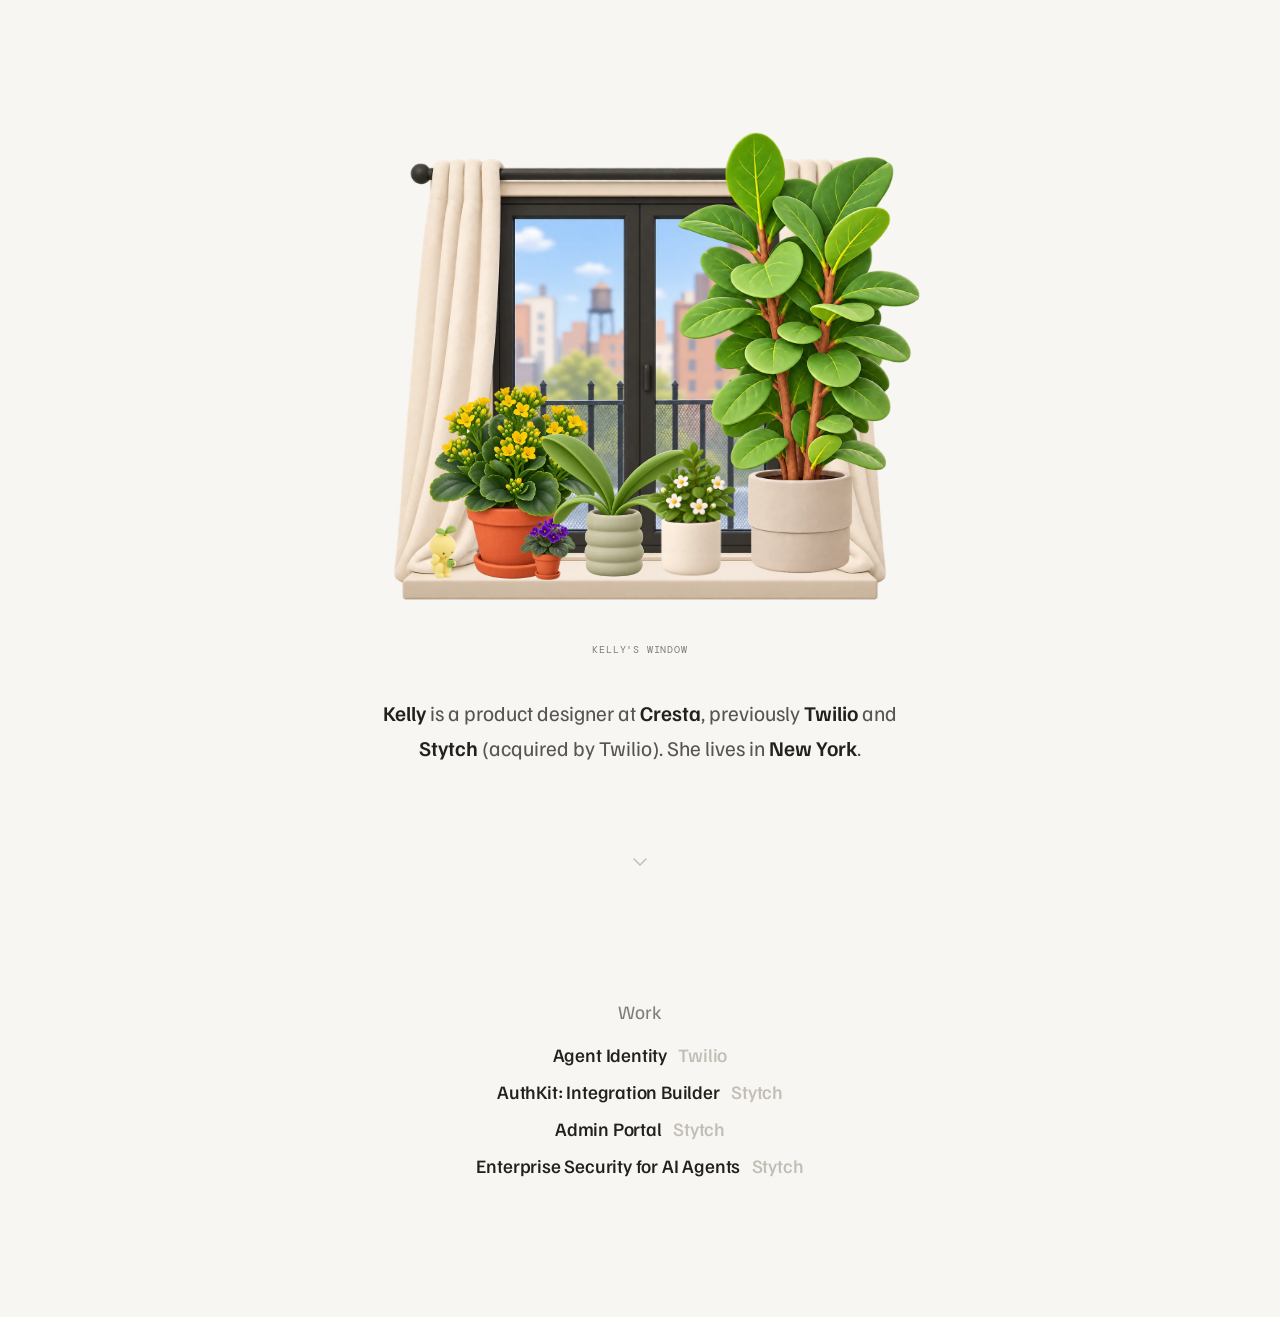
<file: index.html>
<!DOCTYPE html>
<html lang="en">
<head>
<meta charset="UTF-8">
<meta name="viewport" content="width=device-width, initial-scale=1.0">
<!-- html{scroll-behavior:smooth} (site.css) also governs the browser's
     own native scroll-to-#hash on initial page load, not just in-page
     anchor clicks — landing directly on a URL like /#work animates the
     scroll from the very top of the page, so visitors see the hero
     section flash past mid-transit before it settles on #work. Forcing
     scroll-behavior:auto (instant) here, synchronously, before that
     native scroll fires, then handing back to the CSS smooth behavior
     once the page has finished loading, keeps the instant jump for
     landing on a link and the smooth animation for anyone actually
     clicking a same-page anchor afterward. Must run before </head> (and
     un-deferred) — the native hash-scroll can happen as soon as the
     target element exists and is laid out, well before any deferred
     script or the load event. -->
<script>
  if (location.hash) {
    document.documentElement.style.scrollBehavior = 'auto';
    window.addEventListener('load', function () {
      document.documentElement.style.scrollBehavior = '';
    });
  }
</script>
<title>Kelly Lim</title>
<link rel="icon" href="data:image/svg+xml,<svg xmlns='http://www.w3.org/2000/svg' viewBox='0 0 100 100'><text y='.9em' font-size='90'>%F0%9F%AA%B4</text></svg>">
<meta name="description" content="Kelly Lim is a product designer at Cresta, previously Twilio and Stytch (acquired by Twilio), focused on identity, trust, and consent design.">
<link rel="preconnect" href="https://fonts.googleapis.com">
<link rel="preconnect" href="https://fonts.gstatic.com" crossorigin>
<link href="https://fonts.googleapis.com/css2?family=Familjen+Grotesk:ital,wght@0,400;0,500;0,600;0,700;1,400&family=DM+Mono:wght@400;500&display=swap" rel="stylesheet">
<link rel="stylesheet" href="assets/css/site.css">
<script src="assets/js/daynight.js" defer></script>
<script src="assets/js/weather.js" defer></script>
<script src="assets/js/plants.js" defer></script>
</head>
<body>

  <section class="hero hero-full">
    <div class="hero-figure">
      <div class="hero-image-wrap">
        <img
          id="heroIllustration"
          class="hero-illustration"
          src="assets/illustration/windowsill-clear.webp?v=4"
          alt="Kelly's windowsill, empty of plants — they're layered on separately"
        >
        <img class="plant-lift-layer plant-decor" id="plantLiftSmiski" src="assets/illustration/smiski.webp" alt="" aria-hidden="true">
        <img class="plant-lift-layer" id="plantLiftYellowKalanchoe" src="assets/illustration/plant-yellow-kalanchoe-clear.webp?v=3" alt="" aria-hidden="true">
        <img class="plant-lift-layer" id="plantLiftViolet" src="assets/illustration/plant-violet-clear.webp?v=3" alt="" aria-hidden="true">
        <img class="plant-lift-layer" id="plantLiftOrchid" src="assets/illustration/plant-orchid-clear.webp?v=3" alt="" aria-hidden="true">
        <img class="plant-lift-layer" id="plantLiftKalanchoe" src="assets/illustration/plant-kalanchoe-clear.webp?v=3" alt="" aria-hidden="true">
        <img
          class="plant-lift-layer"
          id="plantLiftFiddleFig"
          src="assets/illustration/plant-fiddle-fig-clear.webp?v=3"
          alt=""
          aria-hidden="true"
        >
        <!-- gallery-only plants: no hotspot on the sill, no src here either
             — plants.js deliberately leaves src unset until the gallery is
             opened for the first time, so these never cost the homepage a
             download (see GALLERY_EXTRA's comment in plants.js) -->
        <img class="plant-lift-layer" id="plantLiftBirdOfParadise" alt="" aria-hidden="true">
        <!-- smallFiddleFig pulled from the carousel for now — see the
             matching commented-out entry in plants.js's GALLERY_EXTRA -->
        <!-- <img class="plant-lift-layer" id="plantLiftSmallFiddleFig" alt="" aria-hidden="true"> -->
        <img class="plant-lift-layer" id="plantLiftEucalyptus" alt="" aria-hidden="true">
        <img class="plant-lift-layer" id="plantLiftBasil" alt="" aria-hidden="true">
        <img class="plant-lift-layer" id="plantLiftCilantro" alt="" aria-hidden="true">
        <button class="plant-hotspot" id="plantHotspotYellowKalanchoe" type="button" aria-label="See the yellow kalanchoe"></button>
        <button class="plant-hotspot" id="plantHotspotViolet" type="button" aria-label="See the African violet"></button>
        <button class="plant-hotspot" id="plantHotspotOrchid" type="button" aria-label="See the orchid"></button>
        <button class="plant-hotspot" id="plantHotspotKalanchoe" type="button" aria-label="See the kalanchoe"></button>
        <button
          class="plant-hotspot"
          id="plantHotspotFiddleFig"
          type="button"
          aria-label="See the fiddle-leaf fig"
        ></button>
        <div class="plant-info" id="plantInfo" hidden>
          <div class="plant-info-header">
            <p class="plant-info-name" id="plantInfoName">Fiddle-leaf fig</p>
            <p class="plant-info-detail">Last watered: <span id="plantInfoWatered">3 days ago</span></p>
          </div>
          <p class="plant-info-detail">Needs: <span id="plantInfoNeeds">bright, indirect light; water when the top inch of soil is dry</span></p>
          <button class="plant-info-back" id="plantInfoBack" type="button">← Back to Kelly's window</button>
        </div>
        <button class="gallery-back" id="galleryBack" type="button" hidden>Back</button>
        <!-- inert — sized in JS (plants.js) to the gallery row's full
             width whenever the gallery's open, purely so this wrap has
             something reliably establishing its horizontal scroll range;
             see setGalleryScrollBounds() in plants.js for why -->
        <div class="gallery-scroll-spacer" id="galleryScrollSpacer" aria-hidden="true"></div>
      </div>
      <p class="hero-caption" id="heroCaption">Kelly's window</p>
    </div>
    <div class="hero-copy" id="heroCopy">
      <p class="hero-blurb">
        <strong>Kelly</strong> is a product designer at <a href="https://cresta.com" target="_blank" rel="noopener noreferrer"><strong>Cresta</strong></a>,
        previously <a href="https://twilio.com" target="_blank" rel="noopener noreferrer"><strong>Twilio</strong></a> and
        <a href="https://stytch.com" target="_blank" rel="noopener noreferrer"><strong>Stytch</strong></a> (acquired by Twilio).
        She lives in <strong>New York</strong><span id="weatherClause">.</span>
      </p>
    </div>
    <a class="scroll-indicator" href="#work" aria-label="Scroll to work">
      <svg width="20" height="20" viewBox="0 0 20 20" fill="none" aria-hidden="true">
        <path d="M4 7L10 13L16 7" stroke="currentColor" stroke-width="1.5" stroke-linecap="round" stroke-linejoin="round"/>
      </svg>
    </a>
  </section>

  <section class="home-work" id="work">
    <h2 class="home-work-heading">Work</h2>
    <div class="home-work-list">
      <a class="home-work-link" href="agent-identity/case-study/">Agent Identity <span class="home-work-company">Twilio</span></a>
      <a class="home-work-link" href="stytch-sdk-integration-builder/case-study/">AuthKit: Integration Builder <span class="home-work-company">Stytch</span></a>
      <a class="home-work-link" href="https://stytch.com/admin-portal" target="_blank" rel="noopener noreferrer">Admin Portal <span class="home-work-company">Stytch</span></a>
      <a class="home-work-link" href="https://stytch.com/ai-agent-ready" target="_blank" rel="noopener noreferrer">Enterprise Security for AI Agents <span class="home-work-company">Stytch</span></a>
    </div>
  </section>


</body>
</html>
</file>
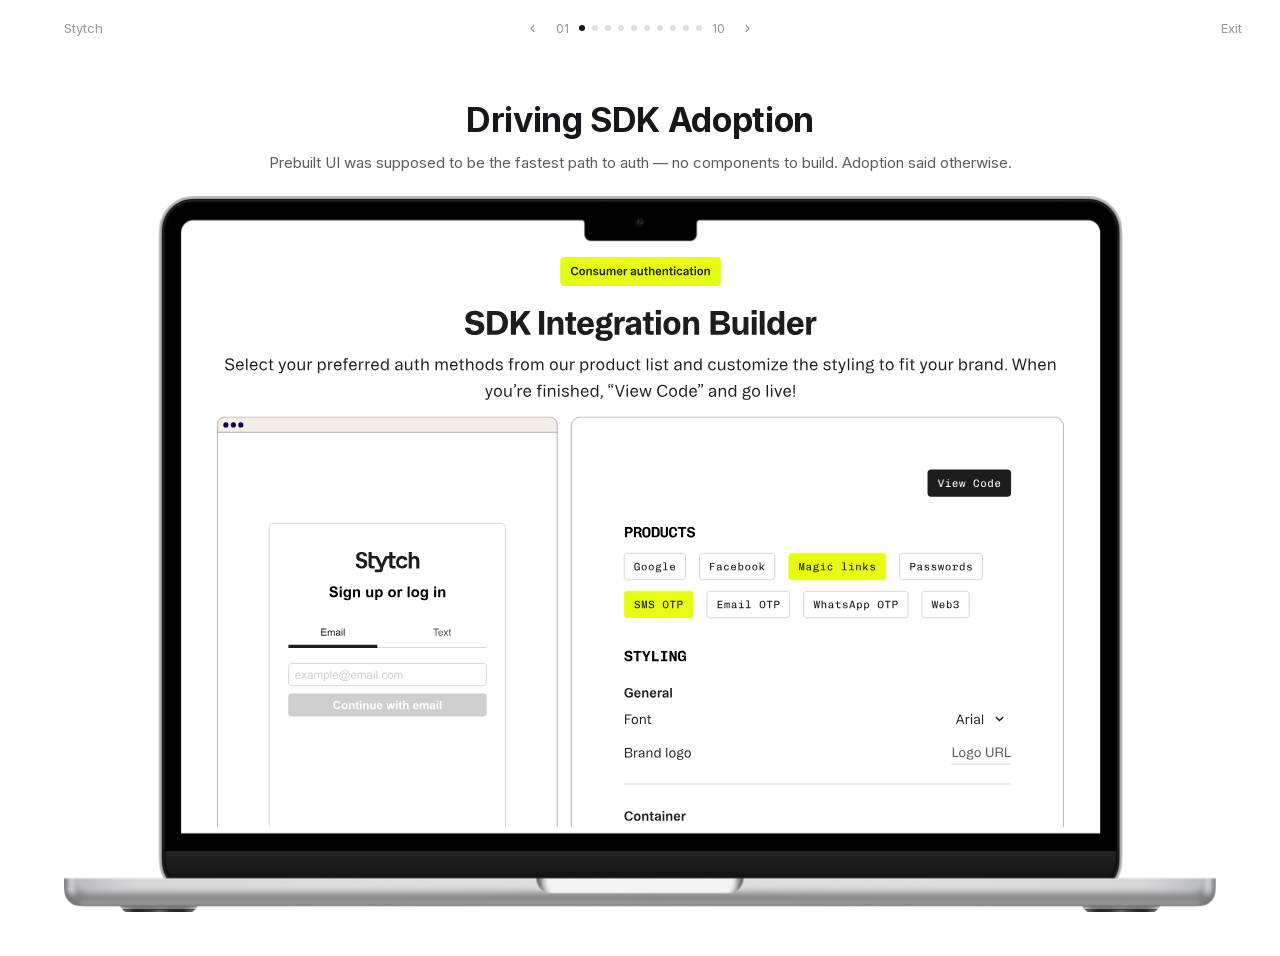
<file: stytch-sdk-integration-builder/index.html>
<!DOCTYPE html>
<html lang="en">
<head>
<meta charset="UTF-8">
<meta name="viewport" content="width=device-width, initial-scale=1.0">
<title>Driving SDK Adoption — Stytch SDK Integration Builder</title>
<link rel="icon" href="data:image/svg+xml,<svg xmlns='http://www.w3.org/2000/svg' viewBox='0 0 100 100'><text y='.9em' font-size='90'>%F0%9F%AA%B4</text></svg>">
<style>
  /* self-hosted, not pulled from Google Fonts at render time — a CDN link
     depends on the viewing browser's network/cache/ad-blocker state, which
     was silently falling back to system fonts here. These are the same
     Inter + Space Mono files Trust's deck resolves to, just served locally
     so the match doesn't depend on anything external. */
  @font-face{font-family:'Inter'; font-style:normal; font-weight:100 900; font-display:swap; src:url('assets/fonts/Inter-Variable.woff2') format('woff2');}
  @font-face{font-family:'Space Mono'; font-style:normal; font-weight:400; font-display:swap; src:url('assets/fonts/SpaceMono-Regular.woff2') format('woff2');}
  @font-face{font-family:'Space Mono'; font-style:normal; font-weight:700; font-display:swap; src:url('assets/fonts/SpaceMono-Bold.woff2') format('woff2');}
  :root{
    --ink:#17161B; --ink-70:rgba(23,22,27,.7); --ink-45:rgba(23,22,27,.45);
    --cream:#FFFFFF; --line:rgba(23,22,27,.14);
    --sans:'Inter', -apple-system, sans-serif;
    --mono:'Space Mono', ui-monospace, monospace;
  }
  *{box-sizing:border-box;}
  html,body{height:100%; margin:0;}
  body{
    background:var(--cream); color:var(--ink); font-family:var(--sans);
    overflow:hidden; -webkit-font-smoothing:antialiased;
  }
  img,video{max-width:100%; display:block;}

  /* ---------- topbar ---------- */
  /* three-column grid so the counter+dots+arrows cluster stays
     true-centered regardless of how wide the project label on the left
     is — the label is inert text now, not a link back home; that's the
     fixed "Exit" control in the top-right corner, see .exit-link below */
  .topbar{
    position:fixed; top:0; left:0; right:0; height:56px;
    display:grid; grid-template-columns:1fr auto 1fr; align-items:center;
    padding:0 64px; z-index:50;
  }
  .deck-label{font-family:var(--sans); font-size:13px; color:var(--ink-45); justify-self:start;}
  .counter{font-family:var(--sans); font-size:12px; color:var(--ink-45);}

  /* "Exit" — fixed control in the top-right corner: just "Exit" at rest,
     " to landing page" grows in after it on hover. Anchored via `right`
     (not `left`) so growing the text on hover pushes the whole control's
     left edge further left instead of growing off toward the screen
     corner. Normal weight, no opacity transition — semibold plus an
     opacity transition had promoted the suffix span onto its own
     compositor layer, which loses subpixel antialiasing and rendered it
     visibly lighter than "Exit", reading as two different fonts even
     though both compute to the same font-family/weight.
     The clipping/growing max-width now lives on .exit-link itself, not on
     a nested inline-block .exit-suffix — an inline-block with
     overflow!=visible computes its baseline as its bottom margin edge
     (CSS2.1 10.8.1) instead of its text's real baseline, which was
     shifting "to landing page" up/down relative to "Exit". Clipping the
     whole (fixed, out-of-flow) link avoids that quirk entirely since it
     has no line box to misalign against. 23px fits "Exit" alone measured
     in this font/size; 125px comfortably fits the full phrase. */
  .exit-link{
    position:fixed; top:20px; right:36px; z-index:60;
    display:inline-block; overflow:hidden; white-space:nowrap; max-width:23px;
    font-family:var(--sans); font-size:13px; font-weight:400; color:var(--ink-45);
    text-decoration:none; transition:color .2s ease, max-width .6s ease;
  }
  .exit-link:hover{color:var(--ink); max-width:125px;}

  /* bare embed mode — see initDeepLink()'s ?bare=1 handling. Hides the
     deck's own chrome (topbar, exit link) so an iframed case study embed
     shows just the actual prototype, not the slide-deck shell around it. */
  body.embed-bare .topbar,
  body.embed-bare .exit-link{display:none !important;}
  body.embed-bare .slide{top:0; height:100vh;}
  /* the deck's own --cream is pure white (#FFFFFF), tuned for the
     standalone deck's white slide background — but the two sk-tool panes
     don't fill the whole slide, so that white shows around them as its
     own visible rectangle once cropped down to just this bare embed,
     reading as an unwanted "extra frame" against the case study page's
     off-white cream (#F7F6F3, matches assets/css/site.css's --bg). Match
     that value here in bare mode only (the standalone deck keeps its own
     white) so the two panes' own cards (see .sk-pane in tool.js — solid
     fill, real border, soft shadow) sit directly on the same background
     as the page around the iframe, with nothing in between. */
  body.embed-bare{background:#F7F6F3;}

  /* counter + dots + prev/next arrows, one combined group centered in the
     topbar — counterNow/counterTotal bookend the dot track at fixed
     positions, but counterNow's text still tracks the current slide (see
     render()), same as the active dot does visually, flanked by plain
     borderless arrows, e.g. "‹ 04 ●●●○●●●● 08 ›" */
  .counter-nav{justify-self:center; display:flex; align-items:center; gap:10px;}
  .navbtn{
    width:26px; height:26px; border:none; background:transparent;
    display:flex; align-items:center; justify-content:center; cursor:pointer;
    color:var(--ink-45); flex-shrink:0; transition:color .15s ease;
  }
  .navbtn:hover{color:var(--ink);}
  .navbtn svg{width:13px; height:13px;}
  .dots{display:flex; align-items:center; gap:7px;}
  .dot{width:6px; height:6px; border-radius:50%; background:var(--line); transition:background .2s;}
  .dot.active{background:var(--ink);}

  /* ---------- slides ---------- */
  .deck{position:relative; width:100%; height:100vh;}
  /* height set explicitly rather than relying on top+bottom to constrain an
     auto height — with tall enough content (e.g. the Journey slide's tool
     panel), auto-height ignored bottom:0 and let the slide grow past the
     viewport, pushing real content down into the fixed nav buttons */
  .slide{
    position:absolute; top:56px; left:0; right:0; height:calc(100vh - 56px); padding:64px 64px 44px;
    opacity:0; pointer-events:none; transform:translateY(14px);
    transition:opacity .5s ease, transform .5s ease;
    display:flex; flex-direction:column; justify-content:center;
    overflow:hidden;
  }
  .slide.active{opacity:1; pointer-events:auto; transform:translateY(0);}

  .kicker{font-family:var(--mono); font-size:12px; letter-spacing:.06em; text-transform:uppercase; color:var(--ink-45); margin:0 0 12px;}
  h1{font-family:var(--sans); font-size:clamp(22px,2.8vw,34px); font-weight:700; color:var(--ink); line-height:1.15; letter-spacing:-.01em; margin:0 0 12px; text-wrap:balance;}
  .teaser{font-family:var(--sans); font-size:15px; line-height:1.55; color:var(--ink-70); max-width:46ch; margin:0;}
  .text-block{max-width:640px;}

  /* flat light-grey/hairline treatment, matching Trust's consolidated
     .example-callout (slides-v3.html) — no more dashed border/breaking-
     through label, kept as a normal in-flow box instead */
  .example-callout{
    margin:32px auto 0; max-width:560px; text-align:left; position:relative;
    background:rgba(23,22,27,.035); border:1px solid var(--line); border-radius:12px; padding:20px 24px;
  }
  .example-kicker{
    font-family:var(--mono); font-size:12px; letter-spacing:.06em;
    text-transform:uppercase; color:var(--ink-45); margin:0 0 10px;
  }
  .example-text{font-family:var(--sans); font-size:15px; line-height:1.6; color:var(--ink); margin:0;}
  .example-callout .example-text{color:var(--ink-70);}

  /* "The Friction" slide — same card-grid treatment as the Trust deck's
     equivalent slide (reuses .example-callout's flat fill/border, not a
     bulleted list) — see that file's comment for the full reasoning. */
  .friction-grid{display:grid; grid-template-columns:repeat(2, 1fr); gap:16px; max-width:640px; text-align:left;}
  .friction-card{
    background:rgba(23,22,27,.035); border:1px solid var(--line); border-radius:12px; padding:20px 22px;
  }
  .friction-card-title{font-family:var(--sans); font-size:15.5px; font-weight:700; color:var(--ink); margin:0 0 8px; line-height:1.35;}
  .friction-card-desc{font-family:var(--sans); font-size:13px; line-height:1.55; color:var(--ink-70); margin:0;}
  .friction-link{
    color:#1A73E8; cursor:pointer; background:none; border:none; padding:0; font:inherit; font-weight:600;
    transition:color .2s ease;
  }
  .friction-link:hover{color:#0D5BC7; text-decoration:underline; text-underline-offset:2px;}
  @media (max-width:640px){ .friction-grid{grid-template-columns:1fr;} }

  /* persona — copied exactly from Trust's .layout-persona/.persona-card */
  /* no height:100% here — this class sits directly on the same <section
     class="slide"> element, so height:100% would resolve against .slide's
     OWN containing block (.deck), not against .slide's own box, silently
     overriding the explicit height .slide already sets (same class of bug
     as the earlier position:relative specificity tie) */
  .layout-persona{display:flex; flex-direction:column; align-items:center; justify-content:center; text-align:center;}
  .layout-persona .text-block{max-width:640px; margin-bottom:44px;}
  .persona-cols{display:flex; gap:56px;}
  .persona-card{width:320px; text-align:left; border-top:1px solid var(--line); padding-top:20px;}
  .persona-card h4{
    font-family:var(--mono); font-size:12px; letter-spacing:.06em;
    text-transform:uppercase; color:var(--ink-45); margin:0 0 12px;
  }
  .persona-card > p{font-family:var(--sans); font-size:14px; line-height:1.6; color:var(--ink-70); margin:0; min-height:4.8em;}
  .persona-card .example-callout{margin:24px 0 0; max-width:none; width:100%; box-sizing:border-box; min-height:84px;}
  /* matches .persona-card > p's 14px instead of .example-text's normal
     15px — the two callouts sit right next to that body copy, and the 1px
     difference read as an unintentional mismatch rather than a deliberate
     scale change */
  .persona-card .example-text{font-size:14px;}

  /* browser-chrome frame — ported exactly from the Trust deck's .cgpt-window
     titlebar + urlbar (slides-v3.html), same two-row shell, dot colors,
     icon set and pill treatment, just renamed under a demo- prefix and with
     app-specific tab/url text swapped in per card */
  .demo-row{display:flex; gap:24px; margin-top:32px; max-width:720px;}
  .demo-card{
    flex:1; min-width:0; appearance:none; background:none; border:none; padding:0; cursor:pointer;
    font-family:inherit; text-align:left;
  }
  .demo-chrome{
    border-radius:9px; overflow:hidden; border:1px solid var(--line); background:#fff;
    box-shadow:0 10px 30px rgba(23,22,27,.08);
    transition:transform .2s ease, box-shadow .2s ease;
  }
  .demo-card:hover .demo-chrome{transform:translateY(-3px); box-shadow:0 16px 36px rgba(23,22,27,.14);}

  .demo-chrome-titlebar{
    display:flex; align-items:flex-end; gap:14px; padding:10px 10px 0 20px; background:#E7E7EA; flex-shrink:0;
  }
  .demo-chrome-dots{display:flex; gap:8px; padding-bottom:13px;}
  .demo-chrome-dots span{width:12px; height:12px; border-radius:50%;}
  .demo-chrome-dots span:nth-child(1){background:#FF5F57;}
  .demo-chrome-dots span:nth-child(2){background:#FEBC2E;}
  .demo-chrome-dots span:nth-child(3){background:#28C840;}
  .demo-chrome-tab{
    display:flex; align-items:center; gap:7px; background:#fff;
    border-radius:8px 8px 0 0; padding:8px 12px; max-width:160px;
    font-family:var(--sans); font-size:11.5px; font-weight:500; color:var(--ink);
  }
  .demo-chrome-tab-fav{
    width:14px; height:14px; border-radius:4px; flex-shrink:0;
    display:flex; align-items:center; justify-content:center; overflow:hidden;
  }
  .demo-chrome-tab-fav svg{width:9px; height:9px;}
  .demo-chrome-tab-label{flex:1; overflow:hidden; text-overflow:ellipsis; white-space:nowrap;}
  .demo-chrome-tab-close{width:10px; height:10px; color:var(--ink-45); margin-left:4px; flex-shrink:0;}
  .demo-chrome-tab-plus{font-family:var(--sans); font-size:14px; color:var(--ink-45); margin-left:2px; align-self:center; display:flex; align-items:center; justify-content:center;}

  .demo-chrome-urlbar{
    display:flex; align-items:center; gap:14px; padding:9px 14px; background:#fff; border-bottom:1px solid var(--line); flex-shrink:0;
  }
  .demo-chrome-nav-icons{display:flex; align-items:center; gap:14px; flex-shrink:0;}
  .demo-chrome-nav-icons svg{width:15px; height:15px; color:var(--ink-45); flex-shrink:0;}
  .demo-chrome-nav-icons.left svg:nth-child(1), .demo-chrome-nav-icons.left svg:nth-child(3){color:var(--ink-70);}
  .demo-chrome-nav-icons.left svg:nth-child(2){color:rgba(23,22,27,.25);}
  .demo-chrome-url{
    flex:1; display:flex; align-items:center; gap:8px; font-family:var(--sans); font-size:12px; color:var(--ink-70);
    background:#F1F1F3; border-radius:20px; padding:5px 8px 5px 5px;
  }
  .demo-chrome-url-text{flex:1; text-align:left;}
  .demo-chrome-url-tune{
    width:22px; height:22px; border-radius:50%; flex-shrink:0; border:1px solid rgba(23,22,27,.15); background:#fff;
    display:flex; align-items:center; justify-content:center;
  }
  .demo-chrome-url-tune svg{width:13px; height:13px; color:var(--ink-70);}
  .demo-chrome-url-star{width:14px; height:14px; color:var(--ink-45); flex-shrink:0;}
  .demo-chrome-url-avatar{width:16px; height:16px; border-radius:50%; background:#4A7CE0; flex-shrink:0;}

  /* aspect-ratio is set inline per card, matching each video's real source
     dimensions (2456x1650 / 3456x1770 — both wider than 16:9) — object-fit
     is now contain so the recording is never cropped, whatever its shape */
  .demo-thumb{position:relative; aspect-ratio:16/9; background:#fff;}
  .demo-thumb video{width:100%; height:100%; object-fit:contain; display:block;}
  .demo-expand-icon{
    position:absolute; right:10px; bottom:10px; width:28px; height:28px; border-radius:50%;
    background:rgba(255,255,255,.92); display:flex; align-items:center; justify-content:center; color:var(--ink);
  }
  .demo-expand-icon svg{width:14px; height:14px;}
  .demo-label{font-size:13px; color:var(--ink-70); margin:12px 2px 0; font-family:var(--sans); font-weight:500;}

  .demo-lightbox{
    position:fixed; inset:0; background:rgba(23,22,27,.9); z-index:100;
    display:flex; align-items:center; justify-content:center; padding:64px;
    opacity:0; pointer-events:none; transition:opacity .25s ease;
  }
  .demo-lightbox.active{opacity:1; pointer-events:auto;}
  .demo-chrome-large{
    max-width:100%; max-height:100%; width:1040px; box-shadow:0 30px 80px rgba(0,0,0,.4);
  }
  .demo-thumb-large{max-height:calc(100vh - 200px);}
  .demo-lightbox-close{
    position:absolute; top:28px; right:36px; width:40px; height:40px; border-radius:50%;
    background:none; border:1px solid rgba(255,255,255,.3); color:#fff; font-size:22px; line-height:1;
    cursor:pointer; display:flex; align-items:center; justify-content:center;
  }
  .demo-lightbox-close:hover{background:rgba(255,255,255,.1);}

  /* demo selector (slide 6) — reuses .step-nav for the left-side picker and
     .demo-chrome for the right-side frame, positioned like .journey-panel */
  .demo-select-nav .step-nav-title{color:var(--ink-45); transition:color .2s ease;}
  .demo-select-nav .step-nav-item.active .step-nav-title{color:var(--ink); font-weight:600;}
  .demo-select-nav .step-nav-num{transition:color .2s ease;}
  .demo-select-nav .step-nav-item.active .step-nav-num{color:var(--ink);}
  /* true flex centering (align-items:center) — a fixed pixel top/bottom
     offset only centers correctly at the one viewport size it's tuned
     against, and looked off-center on a differently sized/proportioned
     real window. top/bottom are equal (55px each, not 0) so the reserved
     margin stays the same total as the original 20px+90px=110px — using
     0/0 instead gave the frame more room to grow into, visibly enlarging
     it instead of just recentering it. Hello Socks and Survey Amp have
     different aspect ratios (3456/1650 vs 3456/1770), so the frame's
     height — and therefore its centered position — shifts slightly when
     toggling between them; accepted so centering is correct at any
     window size, rather than only appearing correct at one specific
     size. */
  .demo-select-panel{position:absolute; top:55px; right:36px; bottom:55px; left:484px; display:flex; align-items:center; justify-content:center;}
  .demo-select-frame{
    appearance:none; background:none; border:none; padding:0; cursor:pointer; font-family:inherit;
    width:100%; max-width:1040px;
  }
  .demo-select-frame .demo-chrome{transition:transform .2s ease, box-shadow .2s ease;}
  .demo-select-frame:hover .demo-chrome{transform:translateY(-3px); box-shadow:0 16px 36px rgba(23,22,27,.14);}

  /* impact — layout-timeline's centered structure, copied from Trust
     (minus the timeline-track itself, see note on slide 7 in the HTML) */
  .layout-timeline{display:flex; flex-direction:column; align-items:center; justify-content:center; text-align:center;}
  .layout-timeline .text-block{max-width:760px; margin-bottom:40px;}
  .layout-timeline .teaser{margin:0 auto; max-width:760px;}
  .validation-list{list-style:none; margin:0; padding:0; text-align:left; max-width:760px; display:flex; flex-direction:column; gap:20px;}
  .validation-list li{padding-left:22px; position:relative;}
  .validation-list li::before{content:'•'; position:absolute; left:2px; top:0; color:var(--ink-45); font-size:15px;}
  .validation-title{font-family:var(--sans); font-size:15px; font-weight:700; color:var(--ink); margin:0 0 4px;}
  .validation-desc{font-family:var(--sans); font-size:14.5px; line-height:1.6; color:var(--ink-70); margin:0;}

  /* step-nav accordion (slide 6) — copied exactly from Trust's
     .layout-steps-next / .step-nav / .step-nav-item system */
  /* no position:relative and no height:100% here — .slide already sets its
     own explicit height and is already position:absolute (which already
     provides the positioning context .journey-panel/.demo-select-panel
     need). Either property redeclared on this class ties in specificity
     with .slide's own rule (both single-class selectors, same element,
     since this class sits directly on <section class="slide ...">) and,
     coming later in the stylesheet, silently wins — which is exactly how
     both the earlier position:relative bug and this height:100% bug
     happened. Leave this rule empty (kept only for the descendant
     selectors below) rather than adding anything back to it. */
  .layout-steps-next .text-block{width:360px; max-width:100%;}
  .layout-steps-next h1{font-size:22px;}
  /* the default .teaser max-width:46ch computes wider than this column
     (360px) at this font/size, so it was overflowing past the text-block
     into the panel on the right — constrain it to the same column every
     other element in this layout (step-nav, step-nav-item) already uses */
  .layout-steps-next .teaser{max-width:100%; margin:0 0 20px;}
  .step-nav{display:flex; flex-direction:column; width:360px; max-width:100%; margin-top:24px;}
  .step-nav-item{border-top:1px solid var(--line);}
  .step-nav-head{
    appearance:none; -webkit-appearance:none; background:none; border:none; width:100%;
    text-align:left; cursor:pointer; font-family:inherit;
    display:flex; align-items:center; gap:14px; padding:18px 0;
  }
  .step-nav-num{font-family:var(--mono); font-size:12px; color:var(--ink-45); flex-shrink:0; width:14px;}
  .step-nav-title{font-family:var(--sans); font-weight:400; font-size:18px; line-height:1.3; color:var(--ink); margin:0;}
  .step-nav-body{max-height:0; overflow:hidden; opacity:0; transition:max-height .4s ease, opacity .3s ease;}
  .step-nav-item.active .step-nav-body{max-height:300px; opacity:1; padding-bottom:24px;}
  .step-nav-desc{font-family:var(--sans); font-size:14px; line-height:1.6; color:var(--ink-70); margin:0 0 0 28px; max-width:400px;}

  /* right-side panel, positioned the same way Trust's .substep-panel sits —
     holds a second, independent live instance of the tool (tool.js), with
     each step focusing a different real piece of it rather than a mock */
  /* this slide's text column (bare h1 + step-nav, no kicker/teaser) is much
     shorter than the mock panel beside it — .slide's default
     justify-content:center technically centers it correctly, but against
     the much taller mock it reads as a big gap up top with the "how we got
     here" link crammed near the bottom. Top-align instead so the header
     starts at the same height as the mock does. #journeySlide (an ID) beats
     .slide's specificity outright, so it can't fall into the same silent
     source-order tie the comment above warns about. */
  #journeySlide{justify-content:flex-start;}
  /* true flex centering, equal top/bottom (55px each, same reserved
     total as the original 20px+90px=110px) — same reasoning as
     .demo-select-panel above, including the "keep 0/0 out of it" note:
     removing the margin entirely gave the frame more room to grow into,
     visibly enlarging it rather than just recentering it. The tool frame
     is always height:100% of this panel regardless of which step is
     active (only width changes, via .journey-frame-narrow for the
     single-pane steps), so unlike the left column's step-nav, centering
     this panel doesn't cause any jump between steps. */
  .journey-panel{position:absolute; top:55px; right:36px; bottom:55px; left:484px; display:flex; align-items:center; justify-content:center;}
  /* no border/shadow/background of its own — .sk-pane already draws that
     chrome per-pane (matching mocks/Full Customizer.svg's two separate
     cards), so a wrapper with its own border was doubling up into a visible
     seam between the two. This is purely a sizing/positioning shell. */
  .journey-tool-frame{
    width:100%; height:100%;
    transition:max-width .35s ease;
  }
  /* single-pane steps (1 and 4) narrow the whole card down to the content's
     natural width instead of stretching a full-width card around it with
     dead space on either side */
  .journey-tool-frame.journey-frame-narrow{max-width:560px; margin:0 auto;}
  .journey-tool-frame #journeyToolMount{width:100%; height:100%;}
  /* per-step focus: hide whichever pane isn't relevant to the current step
     and let the other one fill the frame — same live tool, just pointed at
     a different real piece of it each time */
  #journeyToolMount.journey-focus-config .sk-pane-preview{display:none;}
  #journeyToolMount.journey-focus-config .sk-pane-config{flex:1 1 100%;}
  #journeyToolMount.journey-focus-preview .sk-pane-config{display:none;}
  #journeyToolMount.journey-focus-preview .sk-pane-preview{flex:1 1 100%;}
  /* nudge toward the fact this is clickable, not a screenshot — only while
     this step is actually showing it */
  #journeyToolMount.journey-focus-preview .sk-primary-btn.ready{animation:journeyBtnPulse 1.8s ease-in-out infinite;}
  @keyframes journeyBtnPulse{
    0%,100%{box-shadow:0 0 0 0 rgba(29,29,29,.22);}
    50%{box-shadow:0 0 0 7px rgba(29,29,29,0);}
  }
  /* scripted-click cursor indicator — same pattern as Trust's
     .tw-click-pulse (slides-v3.html): position:fixed + getBoundingClientRect
     so it lands correctly regardless of the tool's size on the page */
  .journey-click-pulse{
    position:fixed; left:0; top:0; width:34px; height:34px; margin:-17px 0 0 -17px;
    border-radius:50%; background:rgba(230,253,19,.35); border:2px solid rgba(29,29,29,.55);
    opacity:0; pointer-events:none; z-index:9999; transform:scale(.3);
  }
  .journey-click-pulse.fire{animation:journeyClickPulse .65s ease-out;}
  @keyframes journeyClickPulse{
    0%{opacity:.9; transform:scale(.3);}
    55%{opacity:.55; transform:scale(1);}
    100%{opacity:0; transform:scale(1.35);}
  }
  /* step 1 — Products is the focus, Styling stays in the panel but dimmed
     (same treatment as step 2's Products de-emphasis below), rather than
     removed outright, so it still reads as one real config panel */
  #journeyToolMount.journey-dim-styling #skStylingLabel,
  #journeyToolMount.journey-dim-styling #skStylingLabel ~ *{
    opacity:.3; filter:grayscale(.5); transition:opacity .3s ease, filter .3s ease;
  }
  /* step 2 — de-emphasize Products rather than hiding it, so the config
     still reads as one real panel, just with Styling as the visual focus */
  #journeyToolMount.journey-dim-products .sk-config-scroll > .sk-section-label:first-child,
  #journeyToolMount.journey-dim-products #skProductGrid{
    opacity:.3; filter:grayscale(.5); transition:opacity .3s ease, filter .3s ease;
  }

  /* step 3 — a "Try the real flow" demo (Google OAuth + Email/Text OTP
     tabs) that temporarily overwrites #skFormArea while this step is
     active, deliberately independent of whatever products/styling are
     actually toggled on in steps 1/2 — a canonical demo, not a
     live-config-driven one. Reuses .sk-oauth-btn/.sk-tabs/.sk-input/
     .sk-primary-btn/.sk-flow-success as-is (defined in tool.js's injected
     stylesheet) so it reads as the same tool. 3 screens (options -> OTP ->
     success), the whole thing auto-playing start to finish — no click
     required to watch it. Screen 1 auto-types a fake email and advances;
     screen 2 auto-plays the code entry + verify, matching how the real
     @stytch/vanilla-js OTP component actually behaves — it auto-submits on
     the 6th digit with no Verify button at all (see the JS comment on
     startStep3OtpAnim for the source).
     Deliberately NOT a sliding single-frame carousel (that was two rounds
     of real layout bugs — a percentage/transform circular-dependency issue
     showing all 3 screens overlapping at once, plus a sub-pixel seam even
     once that was patched). Per Kelly: each screen should be its own
     self-contained spot, not sharing one sliding stage — so this is now a
     plain display:none/block swap between 3 independent screen elements,
     the same robust pattern the deck's own .mock-toggle-item already uses. */
  .sk3-screen{display:none;}
  .sk3-screen.active{display:block;}
  .sk3-back-row{display:flex; align-items:center; margin-bottom:14px;}
  .sk3-back-btn{appearance:none; background:none; border:none; cursor:pointer; color:var(--sk-ink-45); padding:2px; display:flex;}
  .sk3-back-btn:hover{color:var(--sk-ink);}
  .sk3-back-btn svg{width:18px; height:18px;}
  .sk3-otp-heading{font-size:15.5px; font-weight:600; margin:0 0 6px; color:var(--sk-ink); text-align:left;}
  .sk3-otp-sub{font-size:12.5px; line-height:1.5; color:var(--sk-ink-70); margin:0 0 18px; text-align:left;}
  .sk3-otp-row{display:flex; gap:8px; margin-bottom:16px;}
  .sk3-otp-box{
    width:100%; aspect-ratio:1; text-align:center; font-size:16px; font-family:inherit;
    border:1px solid var(--sk-line-strong); border-radius:6px; color:var(--sk-ink); background:#fff;
  }
  .sk3-otp-box:focus{outline:none; border-color:var(--sk-ink);}
  /* disabled just means "not directly typeable" (the code types itself) —
     kept visually identical to an enabled box, both empty and mid-fill */
  .sk3-otp-box:disabled{opacity:1; cursor:default;}
  .sk3-otp-footer{min-height:34px;}
  .sk3-otp-expiry{font-size:11.5px; color:var(--sk-ink-45); text-align:left; margin:0;}
  .sk3-otp-expiry a{color:inherit;}
  .sk3-otp-verifying{font-size:12px; color:var(--sk-ink-70); margin:0 0 8px; text-align:left;}
  .sk3-loading-bar{height:3px; border-radius:999px; background:var(--sk-line); overflow:hidden;}
  .sk3-loading-bar-fill{height:100%; width:35%; border-radius:999px; background:var(--sk-ink); animation:sk3LoadingSlide 1s ease-in-out infinite;}
  @keyframes sk3LoadingSlide{
    0%{transform:translateX(-100%);}
    100%{transform:translateX(285%);}
  }
  .sk3-success-body{font-size:13px; line-height:1.5; color:var(--sk-ink-70); margin:0 0 14px; text-align:center;}


  /* layout-text / layout-hero — copied exactly from Trust's slides 1 & 2.
     No height:100% — same reasoning as .layout-persona/.layout-timeline
     above, this class sits directly on the <section class="slide"> element. */
  .layout-text{
    display:flex; flex-direction:column;
    align-items:center; justify-content:center; text-align:center;
  }
  .layout-text .text-block{max-width:640px;}
  .layout-text .teaser{margin:0 auto; max-width:600px;}

  .layout-hero{
    height:100%;
    display:flex; flex-direction:column;
    align-items:center; text-align:center;
    /* match Trust's hero padding exactly (.slide's own default here is
       64px 64px 44px) so the laptop mock gets the same available height
       and renders at a consistent size between the two decks */
    padding:44px 64px;
  }
  .layout-hero .text-block{flex:0 0 auto; max-width:800px; margin-bottom:22px;}
  .layout-hero .teaser{margin:0 auto; max-width:780px;}
  .layout-hero .stage{
    flex:1; min-height:0; width:100%;
    display:flex; align-items:center; justify-content:center;
  }

  /* masked laptop frame — same real asset as Trust (assets/macbook-air-frame.png,
     a generic MacBook Air bezel, not case-study-specific) and the exact same
     technique, so both decks' hero slides read as one system */
  .frame-laptop2{position:relative; height:100%; max-width:100%; aspect-ratio:4808/2913;}
  .frame-laptop2 .screen{
    position:absolute; overflow:hidden;
    left:10.19%; top:3.43%; right:10.07%; bottom:11.02%;
    border-radius:1.3%;
  }
  .frame-laptop2 .screen-crop{position:relative; width:100%; aspect-ratio:1440/950; overflow:hidden;}
  .frame-laptop2 .screen-crop img{display:block; width:100%; height:auto;}
  .frame-laptop2 .chrome{position:absolute; inset:0; width:100%; height:100%; pointer-events:none;}

  @media (max-width:900px){
    .persona-cols, .demo-row{flex-direction:column;}
  }

  /* "how we got here" pause — a single wizard (this deck only has one story
     to tell, unlike Trust's two independent groups), ported from Trust's
     slides-v3.html .history-overlay system but simplified: no hotspot/drawer
     mini-prototypes, no auto-open-on-next — just a manually-opened overlay
     with 3 numbered steps, each a before/after tab-toggle between two real
     iteration screenshots (mocks/iterations/*.svg). Lives at the body level,
     not inside a .slide, for the same reason as Trust's version: .slide has
     its own transform/opacity, which makes it a containing block for
     position:fixed descendants, so an overlay nested inside one would only
     ever cover that slide's own box, not the true viewport. */
  .history-overlay{
    position:fixed; inset:0; z-index:100; background:rgba(23,22,27,.55);
    display:flex; align-items:center; justify-content:center;
    opacity:0; pointer-events:none; transition:opacity .35s ease;
  }
  .history-overlay.active{opacity:1; pointer-events:auto;}
  .history-panel{
    background:var(--cream); width:min(1240px, 92vw); height:min(760px, 88vh);
    border-radius:16px; padding:40px 64px 32px; position:relative;
    box-shadow:0 30px 70px rgba(23,22,27,.28);
    display:flex; flex-direction:column;
    transform:translateY(14px) scale(.98); transition:transform .35s ease;
  }
  .history-overlay.active .history-panel{transform:translateY(0) scale(1);}
  .history-close{
    position:absolute; top:22px; right:22px; appearance:none; background:none; border:none;
    cursor:pointer; color:var(--ink-45); padding:4px;
  }
  .history-close:hover{color:var(--ink);}
  .history-close svg{width:18px; height:18px;}
  .history-head{text-align:left; margin-bottom:16px; flex:0 0 auto;}
  /* overflow-y:auto is a safety net, not the primary fix — content is sized
     to fit without scrolling under normal conditions (see the fixed-height
     .history-compare-col .frame below), but a shorter/zoomed viewport
     should scroll instead of silently clipping the last line of a caption */
  .history-stage{position:relative; flex:1; min-height:0; overflow-y:auto;}
  /* two columns — text fixed-width on the left, mock taking the rest of the
     panel's width on the right, matching Trust's .history-step exactly */
  .history-step{display:none; height:100%; flex-direction:row; align-items:center; gap:48px; text-align:left;}
  .history-step.active{display:flex;}
  /* stacked variant — header spans the full width up top instead of a
     280px-wide sidebar eating into the mocks' own width, freeing that
     space for wider side-by-side comparison columns. Each mock carries its
     own caption instead of the header holding one bullet list for all of
     them — see .history-compare-caption below. */
  .history-step.history-step-stacked{flex-direction:column; align-items:stretch; gap:20px;}
  .history-step .frame-cap{margin:0;}
  .history-step-media{flex:1; height:100%; min-width:0; display:flex; align-items:center; justify-content:center;}
  .history-step-media .frame{height:100%; width:auto; max-width:100%; flex:0 0 auto;}
  .frame{box-sizing:border-box; height:100%; max-width:100%; overflow:hidden; display:flex; align-items:center; justify-content:center;}
  .frame img{display:block; width:100%; height:100%; object-fit:contain;}
  .frame-cap{font-family:var(--mono); font-size:12px; letter-spacing:.06em; color:var(--ink-45); margin:0 0 8px;}
  /* the old shadow (16px offset, 40px blur) reached past the frame's own
     bottom edge into the caption sitting right below it — cut the spread
     down and lean on .history-compare-col's larger gap (see below) to keep
     it from bleeding into that text at all */
  .frame-mock-card{
    position:relative; border:1px solid var(--line); border-radius:14px; background:var(--cream);
    box-shadow:0 6px 16px rgba(23,22,27,.07), 0 1px 4px rgba(23,22,27,.04);
  }
  /* side-by-side comparison — all options shown at once instead of behind
     toggle buttons (that mock-toggle system got fully retired when this
     changed — the mocks are portrait now, taller than wide, and there's
     real vertical room to show every option together). Each column carries
     its own small caption where a toggle-tab label used to live.
     .frame gets one fixed height (not 100%/flex:1 of whatever the stage
     happens to have available) — two reasons: (1) a percentage/flex-based
     height stretched every column to match the tallest one, so a short mock
     like the flat-chips screenshot floated in a huge box with its own card
     border visible nowhere near the outer frame's border — a confusing
     double-border look; (2) it's a hard guarantee of uniform height across
     both steps regardless of viewport size, rather than "however much the
     stage happens to have left," which is also what was overflowing the
     panel on shorter screens. align-items:flex-start (not center/stretch)
     top-anchors every column so a live mock's real height changing as it
     animates (accordion opening, dropdown expanding) doesn't drift the
     whole column up and down. */
  .history-compare-row{display:flex; gap:20px; align-items:flex-start; justify-content:center; width:100%;}
  .history-compare-col{display:flex; flex-direction:column; align-items:stretch; gap:18px; flex:1; min-width:0;}
  /* bold black sans, not mono/grey — matches Trust's "SIMPLE"/"GROUPED"
     filmstrip caption treatment (slides-v3.html .history-evolution-text-item
     .frame-cap) instead of the small accent-label look used for kickers */
  .history-compare-col .frame-cap{
    flex:0 0 auto; margin:0 0 6px; text-align:center;
    font-family:var(--sans); font-weight:700; letter-spacing:normal; color:var(--ink);
  }
  /* vh-capped instead of a flat 440px — on a normal-height viewport this
     resolves to ~440px same as before, but it shrinks gracefully on short
     viewports instead of forcing .history-stage's scroll fallback to
     engage every time */
  .history-compare-col .frame{height:min(440px, 44vh); width:100%;}
  /* step 2's two mocks (dropdown, flat chips) need far less vertical room
     than step 1's — a shorter shared frame height keeps them matched to
     each other without the leftover dead space a 440px frame left below
     a handful of chips or a closed select */
  .history-step[data-step="2"] .history-compare-col .frame{height:min(340px, 34vh);}
  .history-compare-caption{
    flex:0 0 auto; margin:0; font-family:var(--sans); font-size:12.5px; line-height:1.55;
    color:var(--ink-70); text-align:left;
  }
  .history-compare-caption strong{color:var(--ink); font-weight:700;}
  /* small live mocks (not static screenshots) used in "How We Got Here" —
     real DOM, either scripted to animate while its step is showing (see
     startAccordionMock/startDropdownMock) or, for the tabs mock, just built
     with real button chrome so its chips don't float borderless the way
     the dropped-in tabs.svg wireframe's did. */
  .hwg-accordion, .hwg-dropdown-mock, .hwg-tabs-mock{width:100%; height:100%; box-sizing:border-box; font-family:var(--sans); padding:18px;}
  /* "Inline, always open" always shows every field at once (that's the
     whole point of the option), which is taller than the shared frame
     height — scrolled through by the animation below instead of clipped
     or shrunk, since shrinking it would put it out of scale with the
     other two columns again */
  .hwg-inline-scroll{overflow-y:auto; scroll-behavior:smooth;}
  .hwg-tabs-mock{display:flex; flex-direction:column;}
  .hwg-tabs-bar{display:flex; gap:16px; border-bottom:1px solid var(--line); margin-bottom:16px; flex:0 0 auto;}
  .hwg-tab{font-family:var(--mono); font-size:11.5px; letter-spacing:.02em; color:var(--ink-45); padding:0 0 10px; transition:color .2s ease;}
  .hwg-tab.active{color:var(--ink); font-weight:700; border-bottom:2px solid var(--ink); margin-bottom:-1px;}
  .hwg-tabs-body{flex:0 0 auto;}
  .hwg-tab-panel{display:none;}
  .hwg-tab-panel.active{display:block;}
  .hwg-acc-row{border-bottom:1px solid var(--line);}
  .hwg-acc-head{
    display:flex; align-items:center; justify-content:space-between; padding:14px 2px;
    font-family:var(--mono); font-size:12px; letter-spacing:.03em; color:var(--ink); font-weight:700;
  }
  .hwg-acc-chev{width:16px; height:16px; color:var(--ink-45); flex-shrink:0; transition:transform .3s ease;}
  .hwg-acc-row.open .hwg-acc-chev{transform:rotate(180deg);}
  .hwg-acc-body{max-height:0; overflow:hidden; transition:max-height .45s ease;}
  .hwg-acc-row.open .hwg-acc-body{max-height:420px;}
  .hwg-acc-chips{display:flex; flex-wrap:wrap; gap:6px; padding:2px 2px 16px;}
  .hwg-chip{font-family:var(--mono); font-size:10.5px; padding:5px 9px; border-radius:5px; border:1px solid var(--line); color:var(--ink-70);}
  .hwg-chip.sel{background:var(--ink); color:var(--cream); border-color:var(--ink);}
  .hwg-acc-fields{padding:2px 2px 16px; display:flex; flex-direction:column; gap:9px;}
  .hwg-acc-field-label{font-size:10.5px; font-weight:700; letter-spacing:.02em; color:var(--ink); margin:6px 0 0; text-transform:uppercase;}
  .hwg-acc-swatch{display:inline-block; width:10px; height:10px; border-radius:3px; margin-right:6px; vertical-align:-1px; border:1px solid var(--line);}
  /* the real "inline, always open" mock underlines only its literal text
     inputs (the hex color fields) — dropdowns (Border radius) and buttons
     (Layout, Product logo) get no underline. Matching that distinction here
     instead of underlining every field row is what made 1 & 2 read as
     plain label/value text instead of real form fields like option 3. */
  .hwg-acc-colorval{display:inline-block; border-bottom:1px solid var(--line); padding-bottom:2px;}
  .hwg-acc-field-row{display:flex; justify-content:space-between; gap:12px; font-size:12px; color:var(--ink-70);}
  .hwg-dd-label{font-family:var(--mono); font-size:12px; font-weight:700; letter-spacing:.03em; color:var(--ink); margin:0 0 10px;}
  /* modeled on MUI's outlined Select (mui.com/material-ui/react-select) —
     4px radius (not the 8px we started with, which read rounder/softer
     than every other control in the mock), 14px horizontal padding, and
     its actual ArrowDropDown icon (a small filled triangle) instead of a
     bold stroke chevron borrowed from the accordion */
  .hwg-dd-select{
    display:flex; align-items:center; justify-content:space-between; padding:11px 14px;
    border:1px solid var(--line); border-radius:4px; background:var(--cream); font-size:13px; color:var(--ink);
  }
  .hwg-dd-chevron{width:20px; height:20px; color:var(--ink-45); flex-shrink:0; transition:transform .2s ease;}
  .hwg-dd-select.open .hwg-dd-chevron{transform:rotate(180deg);}
  /* the list used to merge into the select (shared border, radius only on
     the outer corners) — read as "no separation between the input and the
     dropdown," like one control instead of two. A real floating menu (its
     own full border-radius, a gap, a shadow) reads unambiguously as a
     separate popover sitting below the input, closer to how an actual
     select/menu behaves. */
  .hwg-dd-list{
    max-height:0; margin-top:0; overflow:hidden; border-radius:4px;
    box-shadow:0 10px 24px rgba(23,22,27,.10), 0 2px 8px rgba(23,22,27,.06);
    transition:max-height .4s ease, margin-top .4s ease;
  }
  .hwg-dd-list.open{max-height:180px; margin-top:8px; overflow-y:auto; border:1px solid var(--line); scroll-behavior:smooth;}
  .hwg-dd-item{display:flex; align-items:center; gap:10px; padding:10px 12px; font-size:13px; color:var(--ink-70); border-bottom:1px solid var(--line);}
  .hwg-dd-item:last-child{border-bottom:none;}
  /* custom checkbox instead of the native OS control — a plain square with
     a drawn checkmark, matching the deck's own monochrome system instead
     of looking like a browser default dropped into a designed mock */
  .hwg-dd-item input[type=checkbox]{
    appearance:none; -webkit-appearance:none; width:15px; height:15px; margin:0; flex-shrink:0;
    border:1.5px solid var(--ink-45); border-radius:4px; position:relative; cursor:default;
  }
  .hwg-dd-item input[type=checkbox]:checked{background:var(--ink); border-color:var(--ink);}
  .hwg-dd-item input[type=checkbox]:checked::after{
    content:''; position:absolute; left:4px; top:1px; width:4px; height:8px;
    border:solid var(--cream); border-width:0 2px 2px 0; transform:rotate(45deg);
  }
  .history-arrow{
    position:absolute; top:50%; transform:translateY(-50%); appearance:none; background:none; border:none;
    cursor:pointer; color:var(--ink-45); padding:6px; z-index:2;
  }
  .history-arrow:hover{color:var(--ink);}
  .history-arrow:disabled{opacity:.25; cursor:default; color:var(--ink-45);}
  .history-arrow svg{width:26px; height:26px;}
  .history-arrow-prev{left:14px;}
  .history-arrow-next{right:14px;}
  /* persistent link into the overlay, sitting beneath the Journey slide's
     4 steps rather than nested inside any one of them */
  .history-link{
    appearance:none; cursor:pointer; display:inline-flex; align-items:center; gap:7px;
    font-family:var(--sans); font-size:13px; font-weight:600; color:var(--ink);
    background:rgba(23,22,27,.04); border:1px solid var(--line); border-radius:20px;
    padding:9px 16px; margin-top:20px; align-self:flex-start;
    transition:background .2s ease, border-color .2s ease;
  }
  .history-link:hover{background:rgba(23,22,27,.08); border-color:var(--ink-45);}
  .history-link span{transition:transform .2s ease;}
  .history-link:hover span{transform:translateX(2px);}
</style>
</head>
<body>

  <div class="topbar">
    <div class="deck-label">Stytch</div>
    <div class="counter-nav">
      <button class="navbtn" onclick="go(-1)" aria-label="Previous">
        <svg viewBox="0 0 24 24" fill="none" stroke="currentColor" stroke-width="2"><path d="M15 18l-6-6 6-6"/></svg>
      </button>
      <span class="counter" id="counterNow">01</span>
      <div class="dots" id="dots"></div>
      <span class="counter" id="counterTotal">08</span>
      <button class="navbtn" onclick="go(1)" aria-label="Next">
        <svg viewBox="0 0 24 24" fill="none" stroke="currentColor" stroke-width="2"><path d="M9 18l6-6-6-6"/></svg>
      </button>
    </div>
  </div>

  <a class="exit-link" href="case-study/" aria-label="Exit to case study">Exit&nbsp;to case study</a>

  <div class="deck" id="deck">

    <!-- 1. HERO — masked laptop frame, matching Trust's slide 1 exactly (same
         asset: assets/macbook-air-frame.png, same .frame-laptop2 technique) -->
    <section class="slide layout-hero active">
      <div class="text-block">
        <h1>Driving SDK Adoption</h1>
        <p class="teaser">Prebuilt UI was supposed to be the fastest path to auth — no components to build. Adoption said otherwise.</p>
      </div>
      <div class="stage">
        <div class="frame-laptop2">
          <div class="screen"><div class="screen-crop"><img src="mocks/hero-cropped.svg" alt="authkit.dev — SDK Integration Builder"></div></div>
          <img class="chrome" src="assets/macbook-air-frame.png" alt="">
        </div>
      </div>
    </section>

    <!-- 2. PROBLEM — matches Trust's slide 2 layout-text exactly -->
    <section class="slide layout-text">
      <div class="text-block">
        <p class="kicker">The Problem</p>
        <h1>Fast Auth, Slow Evaluation</h1>
        <p class="teaser">The Stytch SDK's whole pitch was fast auth — nothing to build. But evaluating Stytch wasn't fast at all: customers had no way to know if the SDK actually fit their product without integrating it first.</p>
        <div class="example-callout">
          <p class="example-kicker">Context</p>
          <p class="example-text">Our team's first read was a capability gap, so we focused on closing API gaps first. But even after closing them, customers still weren't adopting the SDK like we expected.</p>
        </div>
      </div>
    </section>

    <!-- 3. PERSONA — matches Trust's slide 4 layout-persona exactly -->
    <section class="slide layout-persona">
      <div class="text-block">
        <p class="kicker">Who This Is For</p>
        <h1>Two Audiences, One Tool</h1>
      </div>
      <div class="persona-cols">
        <div class="persona-card">
          <h4>The Evaluator</h4>
          <p>A developer or team deciding whether Stytch fits their product, before writing any integration code.</p>
          <div class="example-callout">
            <p class="example-kicker">For Example</p>
            <p class="example-text">A customer sizing up Stytch for their own app's auth</p>
          </div>
        </div>
        <div class="persona-card">
          <h4>The Solutions Engineer</h4>
          <p>Stytch's own team, who used to build one-off demos by hand to answer exactly the question the Evaluator is asking.</p>
          <div class="example-callout">
            <p class="example-kicker">For Example</p>
            <p class="example-text">An SE on a prospect call</p>
          </div>
        </div>
      </div>
    </section>

    <!-- 4. TRANSITION / EXAMPLE — text only; the two example apps live on
         the next slide now. Teaser carries the "we fixed our own config
         first" rigor beat that used to be its own slide (cut — it was
         structurally optional and had started overlapping with the
         Journey slide's Step 2 rationale). -->
    <section class="slide layout-text" id="demoSlide">
      <div class="text-block">
        <p class="kicker">The Ask</p>
        <h1>Can a Customer See Their Own Product Here?</h1>
        <p class="teaser">Customers kept asking the same thing: what would this actually look like inside their product? The closest Stytch had were example apps.</p>
      </div>
    </section>

    <!-- 5. REFERENCE APPS — format of the Journey slide: a step-nav-style
         picker on the left, one demo shown at a time in the browser-chrome
         frame on the right; click the frame to open it large -->
    <section class="slide layout-steps-next" id="demoSelectSlide">
      <div class="text-block">
        <p class="kicker">Reference Apps</p>
        <h1>Close, But Not Yours</h1>
        <p class="teaser">Example apps like these help — but they show what the SDK looks like, not what it would look like for a customer's own product, which is the question customers actually kept asking.</p>
      </div>
      <div class="step-nav demo-select-nav">
        <div class="step-nav-item active" data-src="mocks/hellosocks.mov" data-url="hellosocks.com" data-ratio="3456/1650">
          <button class="step-nav-head"><span class="step-nav-num">1</span><span class="step-nav-title">Hello Socks</span></button>
        </div>
        <div class="step-nav-item" data-src="mocks/survey-amp.mov" data-url="surveyamp.com" data-ratio="3456/1770">
          <button class="step-nav-head"><span class="step-nav-num">2</span><span class="step-nav-title">Survey Amp</span></button>
        </div>
      </div>
      <div class="demo-select-panel">
        <button class="demo-select-frame" id="demoSelectFrame">
          <div class="demo-chrome">
            <div class="demo-chrome-titlebar">
              <div class="demo-chrome-dots"><span></span><span></span><span></span></div>
              <div class="demo-chrome-tab">
                <span class="demo-chrome-tab-fav" id="demoSelectFav" style="background:#F2545B;"><svg viewBox="0 0 24 24" fill="#fff"><path d="M8 2v8.2c0 .8-.3 1.6-.9 2.1L4 15.5A4 4 0 0 0 2.5 18.6V20a2 2 0 0 0 2 2h9a5 5 0 0 0 5-5v-1.3c0-1.1-.5-2.1-1.3-2.8L13 9.2V2H8z"/></svg></span>
                <span class="demo-chrome-tab-label" id="demoSelectTabLabel">Hello Socks</span>
                <svg class="demo-chrome-tab-close" viewBox="0 0 24 24" fill="none" stroke="currentColor" stroke-width="2"><path d="M6 6l12 12M18 6L6 18"/></svg>
              </div>
              <span class="demo-chrome-tab-plus">+</span>
            </div>
            <div class="demo-chrome-urlbar">
              <div class="demo-chrome-nav-icons left">
                <svg viewBox="0 0 24 24" fill="none" stroke="currentColor" stroke-width="2"><path d="M19 12H5M11 18l-6-6 6-6"/></svg>
                <svg viewBox="0 0 24 24" fill="none" stroke="currentColor" stroke-width="2"><path d="M5 12h14M13 6l6 6-6 6"/></svg>
                <svg viewBox="0 0 24 24" fill="none" stroke="currentColor" stroke-width="2"><path d="M21 12a9 9 0 1 1-2.6-6.4M21 4v5h-5"/></svg>
              </div>
              <div class="demo-chrome-url">
                <span class="demo-chrome-url-tune"><svg viewBox="0 0 24 24" fill="none" stroke="currentColor" stroke-width="1.8"><path d="M4 8H9.3M13.7 8H20"/><circle cx="11.5" cy="8" r="2.2"/><path d="M4 16H6.8M11.2 16H20"/><circle cx="9" cy="16" r="2.2"/></svg></span>
                <span class="demo-chrome-url-text" id="demoSelectUrl">hellosocks.com</span>
                <svg class="demo-chrome-url-star" viewBox="0 0 24 24" fill="none" stroke="currentColor" stroke-width="1.8"><path d="M12 17.3l-6.2 3.6 1.6-7-5.4-4.7 7.1-.6L12 2l2.9 6.6 7.1.6-5.4 4.7 1.6 7z"/></svg>
              </div>
              <div class="demo-chrome-nav-icons right">
                <svg viewBox="0 0 24 24" fill="none" stroke="currentColor" stroke-width="1.8"><path d="M9 3.5a1.5 1.5 0 0 1 3 0V5h3.5a1 1 0 0 1 1 1v3.5H18a1.5 1.5 0 0 1 0 3h-1.5V16a1 1 0 0 1-1 1H12v-1.5a1.5 1.5 0 0 0-3 0V17H5.5a1 1 0 0 1-1-1v-3.5H3a1.5 1.5 0 0 1 0-3h1.5V6a1 1 0 0 1 1-1H9V3.5z"/></svg>
                <span class="demo-chrome-url-avatar"></span>
                <svg viewBox="0 0 24 24" fill="currentColor" stroke="none"><circle cx="12" cy="5" r="1.6"/><circle cx="12" cy="12" r="1.6"/><circle cx="12" cy="19" r="1.6"/></svg>
              </div>
            </div>
            <div class="demo-thumb" id="demoSelectThumb" style="aspect-ratio:3456/1650;">
              <video id="demoSelectVideo" src="mocks/hellosocks.mov" autoplay muted loop playsinline></video>
              <span class="demo-expand-icon"><svg viewBox="0 0 24 24" fill="none" stroke="currentColor" stroke-width="2"><path d="M15 3h6v6M9 21H3v-6M21 3l-7 7M3 21l7-7"/></svg></span>
            </div>
          </div>
        </button>
      </div>
      <div class="demo-lightbox" id="demoLightbox">
        <button class="demo-lightbox-close" id="demoLightboxClose" aria-label="Close">&times;</button>
        <div class="demo-chrome demo-chrome-large">
          <div class="demo-chrome-titlebar">
            <div class="demo-chrome-dots"><span></span><span></span><span></span></div>
            <div class="demo-chrome-tab">
              <span class="demo-chrome-tab-fav" id="demoLightboxFav" style="background:#F2545B;"><svg viewBox="0 0 24 24" fill="#fff"><path d="M8 2v8.2c0 .8-.3 1.6-.9 2.1L4 15.5A4 4 0 0 0 2.5 18.6V20a2 2 0 0 0 2 2h9a5 5 0 0 0 5-5v-1.3c0-1.1-.5-2.1-1.3-2.8L13 9.2V2H8z"/></svg></span>
              <span class="demo-chrome-tab-label" id="demoLightboxTabLabel">Hello Socks</span>
              <svg class="demo-chrome-tab-close" viewBox="0 0 24 24" fill="none" stroke="currentColor" stroke-width="2"><path d="M6 6l12 12M18 6L6 18"/></svg>
            </div>
            <span class="demo-chrome-tab-plus">+</span>
          </div>
          <div class="demo-chrome-urlbar">
            <div class="demo-chrome-nav-icons left">
              <svg viewBox="0 0 24 24" fill="none" stroke="currentColor" stroke-width="2"><path d="M19 12H5M11 18l-6-6 6-6"/></svg>
              <svg viewBox="0 0 24 24" fill="none" stroke="currentColor" stroke-width="2"><path d="M5 12h14M13 6l6 6-6 6"/></svg>
              <svg viewBox="0 0 24 24" fill="none" stroke="currentColor" stroke-width="2"><path d="M21 12a9 9 0 1 1-2.6-6.4M21 4v5h-5"/></svg>
            </div>
            <div class="demo-chrome-url">
              <span class="demo-chrome-url-tune"><svg viewBox="0 0 24 24" fill="none" stroke="currentColor" stroke-width="1.8"><path d="M4 8H9.3M13.7 8H20"/><circle cx="11.5" cy="8" r="2.2"/><path d="M4 16H6.8M11.2 16H20"/><circle cx="9" cy="16" r="2.2"/></svg></span>
              <span class="demo-chrome-url-text" id="demoLightboxUrl">hellosocks.com</span>
              <svg class="demo-chrome-url-star" viewBox="0 0 24 24" fill="none" stroke="currentColor" stroke-width="1.8"><path d="M12 17.3l-6.2 3.6 1.6-7-5.4-4.7 7.1-.6L12 2l2.9 6.6 7.1.6-5.4 4.7 1.6 7z"/></svg>
            </div>
            <div class="demo-chrome-nav-icons right">
              <svg viewBox="0 0 24 24" fill="none" stroke="currentColor" stroke-width="1.8"><path d="M9 3.5a1.5 1.5 0 0 1 3 0V5h3.5a1 1 0 0 1 1 1v3.5H18a1.5 1.5 0 0 1 0 3h-1.5V16a1 1 0 0 1-1 1H12v-1.5a1.5 1.5 0 0 0-3 0V17H5.5a1 1 0 0 1-1-1v-3.5H3a1.5 1.5 0 0 1 0-3h1.5V6a1 1 0 0 1 1-1H9V3.5z"/></svg>
              <span class="demo-chrome-url-avatar"></span>
              <svg viewBox="0 0 24 24" fill="currentColor" stroke="none"><circle cx="12" cy="5" r="1.6"/><circle cx="12" cy="12" r="1.6"/><circle cx="12" cy="19" r="1.6"/></svg>
            </div>
          </div>
          <div class="demo-thumb demo-thumb-large">
            <video id="demoLightboxVideo" autoplay muted loop playsinline></video>
          </div>
        </div>
      </div>
    </section>

    <!-- 6. THE IDEA — bridges the reference-app limitation into the
         Integration Builder concept, matches Trust's slide 2 layout-text -->
    <section class="slide layout-text">
      <div class="text-block">
        <p class="kicker">The Solution</p>
        <h1>The Answer Wasn't Another Demo — It Was a Tool</h1>
        <p class="teaser">Reference apps were still just examples — not something built around a customer's own product. What customers actually needed was a way to interact with the SDK directly, without integrating anything first.</p>
        <div class="example-callout">
          <p class="example-kicker">The Idea</p>
          <p class="example-text">The SDK Integration Builder: an interactive playground, live before any code is written.</p>
        </div>
      </div>
    </section>

    <!-- 7. THE EVALUATION JOURNEY — matches Trust's slide 6 (step-nav accordion)
         exactly; right-side panel is a placeholder until slide 8's live
         builder is solid enough to pull real pieces from, per-step -->
    <section class="slide layout-steps-next" id="journeySlide">
      <div class="text-block">
        <h1>The Customer Evaluation Journey</h1>
      </div>
      <div class="step-nav">
        <div class="step-nav-item active" data-step="1">
          <button class="step-nav-head"><span class="step-nav-num">1</span><span class="step-nav-title">Explore Stytch's products</span></button>
          <div class="step-nav-body"><p class="step-nav-desc">Stytch's full product catalog, right there to click through — customers don't need to dig through docs or the marketing site to understand how something works.</p></div>
        </div>
        <div class="step-nav-item" data-step="2">
          <button class="step-nav-head"><span class="step-nav-num">2</span><span class="step-nav-title">Branding</span></button>
          <div class="step-nav-body"><p class="step-nav-desc">It wasn't easy to see how our SDK's configuration mapped to UI elements. We started by cleaning up the actual API properties (i.e., consolidate styles, simplify the overall config), and from there created an easy way to change properties with a live preview visible.</p></div>
        </div>
        <div class="step-nav-item" data-step="3">
          <button class="step-nav-head"><span class="step-nav-num">3</span><span class="step-nav-title">Try the real flow, not a screenshot</span></button>
          <div class="step-nav-body"><p class="step-nav-desc">Instead of just a preview of what your customizations would look like, a full working SDK instance. Customers click through the real sign-up/login flow so they can see each phase of the flow.</p></div>
        </div>
        <div class="step-nav-item" data-step="4">
          <button class="step-nav-head"><span class="step-nav-num">4</span><span class="step-nav-title">Shippable code</span></button>
          <div class="step-nav-body"><p class="step-nav-desc">View Code turns the config into a real integration the moment evaluation ends with production ready code.</p></div>
        </div>
      </div>
      <button class="history-link" id="journeyHistoryLink" onclick="openHistoryOverlay()">See how we got here <span aria-hidden="true">&rarr;</span></button>
      <div class="journey-panel">
        <div class="journey-tool-frame">
          <div id="journeyToolMount"></div>
        </div>
      </div>
    </section>

    <!-- 7.5. THE FRICTION — same slide as Trust's, right before Impact for
         the same reason: the work → what actually moved underneath it →
         what it fixed. Card grid, not a bulleted list — see Trust's version
         for the full reasoning (Kelly flagged the prose-list as too
         text-heavy). -->
    <section class="slide layout-timeline">
      <div class="text-block">
        <p class="kicker">The Friction</p>
        <h1>Challenges</h1>
      </div>
      <div class="friction-grid">
        <div class="friction-card">
          <p class="friction-card-title">Not a roadmap project</p>
          <p class="friction-card-desc">Started as a Hack Week idea, not something already scoped and staffed — needed leadership buy-in to get fully productionized.</p>
        </div>
        <div class="friction-card">
          <p class="friction-card-title">Refactored the SDK's styling object</p>
          <p class="friction-card-desc">A smooth customization experience meant needing to clean up the actual styling config first. Required working closely with engineering. See <button class="friction-link" onclick="jumpToJourneyStep(2)">Branding</button>.</p>
        </div>
      </div>
    </section>

    <!-- 8. IMPACT — matches Trust's slide 8 (layout-timeline) centered
         structure and bullet-list treatment. No timeline-track: that
         component is specifically "what we're validating" going forward
         (pre-beta), which doesn't fit here — this shipped, so it's framed
         as delivered outcomes instead, same list style (•, not →). -->
    <section class="slide layout-timeline">
      <div class="text-block">
        <p class="kicker">Impact</p>
        <h1>What This Actually Fixed</h1>
      </div>
      <ul class="validation-list">
        <li>
          <p class="validation-title">Fast, easy preview</p>
          <p class="validation-desc">Replaced the SE-built custom demo as the default way a customer evaluates Stytch.</p>
        </li>
        <li>
          <p class="validation-title">Reduced time to value</p>
          <p class="validation-desc">View Code turns the end of evaluation directly into a working integration.</p>
        </li>
        <li>
          <p class="validation-title">Better decision-making</p>
          <p class="validation-desc">Customers validate product fit, brand fit, and real UX flows themselves.</p>
        </li>
      </ul>
    </section>

    <!-- 9. LIVE PROTOTYPE -->
    <section class="slide" id="liveSlide" style="padding:24px 48px;">
      <div id="stytchToolMount" style="flex:1; min-height:0;"></div>
    </section>

  </div>

  <!-- "how we got here" wizard — single overlay shell (see CSS comment
       above), opened only from the Journey slide's "See how we got here"
       link, never auto-opened -->
  <div class="history-overlay" id="historyOverlay">
    <div class="history-panel">
      <button class="history-close" id="historyClose" aria-label="Close"><svg viewBox="0 0 24 24" fill="none" stroke="currentColor" stroke-width="1.8"><path d="M6 6l12 12M18 6L6 18"/></svg></button>
      <button class="history-arrow history-arrow-prev" id="historyPrev" aria-label="Previous"><svg viewBox="0 0 24 24" fill="none" stroke="currentColor" stroke-width="2"><path d="M15 18l-6-6 6-6"/></svg></button>
      <button class="history-arrow history-arrow-next" id="historyNext" aria-label="Next"><svg viewBox="0 0 24 24" fill="none" stroke="currentColor" stroke-width="2"><path d="M9 18l6-6-6-6"/></svg></button>
      <div class="history-head">
        <p class="kicker" id="historyKicker">How We Got Here</p>
      </div>
      <div class="history-stage">
        <div class="history-step history-step-stacked active" data-step="1">
          <div class="history-step-media">
            <div class="history-compare-row">
              <div class="history-compare-col">
                <p class="frame-cap">Tabs per element</p>
                <div class="frame frame-mock-card">
                  <div class="hwg-tabs-mock" id="hwgTabsMock">
                    <div class="hwg-tabs-bar">
                      <span class="hwg-tab active" data-tab="products">Products</span><span class="hwg-tab" data-tab="buttons">Buttons</span><span class="hwg-tab" data-tab="text">Text</span><span class="hwg-tab" data-tab="container">Container</span>
                    </div>
                    <div class="hwg-tabs-body">
                      <div class="hwg-tab-panel active" data-panel="products">
                        <div class="hwg-acc-chips">
                          <span class="hwg-chip">Google</span><span class="hwg-chip">Facebook</span><span class="hwg-chip sel">Magic links</span>
                          <span class="hwg-chip">Passwords</span><span class="hwg-chip sel">SMS OTP</span><span class="hwg-chip">Email OTP</span>
                          <span class="hwg-chip">WhatsApp OTP</span><span class="hwg-chip">Web3</span>
                        </div>
                      </div>
                      <div class="hwg-tab-panel" data-panel="buttons">
                        <div class="hwg-acc-fields">
                          <p class="hwg-acc-field-label">Primary Button</p>
                          <div class="hwg-acc-field-row"><span>Background Color</span><span><i class="hwg-acc-swatch" style="background:#24765D"></i><span class="hwg-acc-colorval">#24765D</span></span></div>
                          <div class="hwg-acc-field-row"><span>Text Color</span><span><i class="hwg-acc-swatch" style="background:#FFFFFF"></i><span class="hwg-acc-colorval">#FFFFFF</span></span></div>
                          <div class="hwg-acc-field-row"><span>Border Color</span><span><i class="hwg-acc-swatch" style="background:#FFFFFF"></i><span class="hwg-acc-colorval">#FFFFFF</span></span></div>
                          <div class="hwg-acc-field-row"><span>Border radius</span><span>Pill</span></div>
                          <p class="hwg-acc-field-label">Secondary Button</p>
                          <div class="hwg-acc-field-row"><span>Background Color</span><span><i class="hwg-acc-swatch" style="background:#24765D"></i><span class="hwg-acc-colorval">#24765D</span></span></div>
                          <div class="hwg-acc-field-row"><span>Text Color</span><span><i class="hwg-acc-swatch" style="background:#FFFFFF"></i><span class="hwg-acc-colorval">#FFFFFF</span></span></div>
                          <div class="hwg-acc-field-row"><span>Border Color</span><span><i class="hwg-acc-swatch" style="background:#FFFFFF"></i><span class="hwg-acc-colorval">#FFFFFF</span></span></div>
                          <div class="hwg-acc-field-row"><span>Border radius</span><span>Pill</span></div>
                        </div>
                      </div>
                      <div class="hwg-tab-panel" data-panel="text">
                        <div class="hwg-acc-fields">
                          <p class="hwg-acc-field-label">General</p>
                          <div class="hwg-acc-field-row"><span>Font</span><span>Arial</span></div>
                          <div class="hwg-acc-field-row"><span>Product logo</span><span>Replace / Remove</span></div>
                          <p class="hwg-acc-field-label">Colors</p>
                          <div class="hwg-acc-field-row"><span>Primary</span><span><i class="hwg-acc-swatch" style="background:#161616"></i><span class="hwg-acc-colorval">#161616</span></span></div>
                          <div class="hwg-acc-field-row"><span>Secondary</span><span><i class="hwg-acc-swatch" style="background:#696969"></i><span class="hwg-acc-colorval">#696969</span></span></div>
                          <div class="hwg-acc-field-row"><span>Success</span><span><i class="hwg-acc-swatch" style="background:#009869"></i><span class="hwg-acc-colorval">#009869</span></span></div>
                          <div class="hwg-acc-field-row"><span>Error</span><span><i class="hwg-acc-swatch" style="background:#E7000B"></i><span class="hwg-acc-colorval">#E7000B</span></span></div>
                        </div>
                      </div>
                      <div class="hwg-tab-panel" data-panel="container">
                        <div class="hwg-acc-fields">
                          <p class="hwg-acc-field-label">Container</p>
                          <div class="hwg-acc-field-row"><span>Width</span><span>400px</span></div>
                          <div class="hwg-acc-field-row"><span>Background Color</span><span><i class="hwg-acc-swatch" style="background:#FFFFFF"></i><span class="hwg-acc-colorval">#FFFFFF</span></span></div>
                          <div class="hwg-acc-field-row"><span>Border Color</span><span><i class="hwg-acc-swatch" style="background:#E4E4E4"></i><span class="hwg-acc-colorval">#E4E4E4</span></span></div>
                          <div class="hwg-acc-field-row"><span>Border radius</span><span>4px</span></div>
                        </div>
                      </div>
                    </div>
                  </div>
                </div>
                <p class="history-compare-caption">Tabs per element isolated each concern, but customers lost the live-preview thread every time they switched.</p>
              </div>
              <div class="history-compare-col">
                <p class="frame-cap">Collapsible sections</p>
                <div class="frame frame-mock-card">
                  <div class="hwg-accordion" id="hwgAccordion">
                    <div class="hwg-acc-row" data-row="products">
                      <div class="hwg-acc-head"><span>PRODUCTS</span><svg class="hwg-acc-chev" viewBox="0 0 24 24" fill="none" stroke="currentColor" stroke-width="2"><path d="M6 9l6 6 6-6"/></svg></div>
                      <div class="hwg-acc-body">
                        <div class="hwg-acc-chips">
                          <span class="hwg-chip">Google</span><span class="hwg-chip">Facebook</span><span class="hwg-chip sel">Magic links</span>
                          <span class="hwg-chip">Passwords</span><span class="hwg-chip sel">SMS OTP</span><span class="hwg-chip">Email OTP</span>
                          <span class="hwg-chip">WhatsApp OTP</span><span class="hwg-chip">Web3</span>
                        </div>
                      </div>
                    </div>
                    <div class="hwg-acc-row" data-row="styling">
                      <div class="hwg-acc-head"><span>STYLING</span><svg class="hwg-acc-chev" viewBox="0 0 24 24" fill="none" stroke="currentColor" stroke-width="2"><path d="M6 9l6 6 6-6"/></svg></div>
                      <div class="hwg-acc-body">
                        <div class="hwg-acc-fields">
                          <p class="hwg-acc-field-label">General</p>
                          <div class="hwg-acc-field-row"><span>Font</span><span>Arial</span></div>
                          <div class="hwg-acc-field-row"><span>Product logo</span><span>Replace / Remove</span></div>
                          <p class="hwg-acc-field-label">Primary Button</p>
                          <div class="hwg-acc-field-row"><span>Background Color</span><span><i class="hwg-acc-swatch" style="background:#24765D"></i><span class="hwg-acc-colorval">#24765D</span></span></div>
                          <div class="hwg-acc-field-row"><span>Text Color</span><span><i class="hwg-acc-swatch" style="background:#FFFFFF"></i><span class="hwg-acc-colorval">#FFFFFF</span></span></div>
                          <div class="hwg-acc-field-row"><span>Border Color</span><span><i class="hwg-acc-swatch" style="background:#FFFFFF"></i><span class="hwg-acc-colorval">#FFFFFF</span></span></div>
                          <div class="hwg-acc-field-row"><span>Border radius</span><span>Pill</span></div>
                          <p class="hwg-acc-field-label">Secondary Button</p>
                          <div class="hwg-acc-field-row"><span>Background Color</span><span><i class="hwg-acc-swatch" style="background:#24765D"></i><span class="hwg-acc-colorval">#24765D</span></span></div>
                          <div class="hwg-acc-field-row"><span>Text Color</span><span><i class="hwg-acc-swatch" style="background:#FFFFFF"></i><span class="hwg-acc-colorval">#FFFFFF</span></span></div>
                          <div class="hwg-acc-field-row"><span>Border Color</span><span><i class="hwg-acc-swatch" style="background:#FFFFFF"></i><span class="hwg-acc-colorval">#FFFFFF</span></span></div>
                          <div class="hwg-acc-field-row"><span>Border radius</span><span>Pill</span></div>
                        </div>
                      </div>
                    </div>
                  </div>
                </div>
                <p class="history-compare-caption">Collapsing sections into accordions cut clutter, but hid whether a section had anything worth touching at all.</p>
              </div>
              <div class="history-compare-col">
                <p class="frame-cap">Inline, always open</p>
                <div class="frame frame-mock-card">
                  <div class="hwg-dropdown-mock hwg-inline-scroll" id="hwgInlineScroll">
                    <div class="hwg-acc-head" style="padding-left:2px;"><span>PRODUCTS</span></div>
                    <div class="hwg-acc-chips">
                      <span class="hwg-chip">Google</span><span class="hwg-chip">Facebook</span><span class="hwg-chip sel">Magic links</span>
                      <span class="hwg-chip">Passwords</span><span class="hwg-chip sel">SMS OTP</span><span class="hwg-chip">Email OTP</span>
                      <span class="hwg-chip">WhatsApp OTP</span><span class="hwg-chip">Web3</span>
                    </div>
                    <div class="hwg-acc-head" style="border-top:1px solid var(--line); margin-top:8px; padding-left:2px;"><span>STYLING</span></div>
                    <div class="hwg-acc-fields">
                      <p class="hwg-acc-field-label">General</p>
                      <div class="hwg-acc-field-row"><span>Font</span><span>Arial</span></div>
                      <div class="hwg-acc-field-row"><span>Product logo</span><span>Replace / Remove</span></div>
                      <p class="hwg-acc-field-label">Primary Button</p>
                      <div class="hwg-acc-field-row"><span>Background Color</span><span><i class="hwg-acc-swatch" style="background:#24765D"></i><span class="hwg-acc-colorval">#24765D</span></span></div>
                      <div class="hwg-acc-field-row"><span>Text Color</span><span><i class="hwg-acc-swatch" style="background:#FFFFFF"></i><span class="hwg-acc-colorval">#FFFFFF</span></span></div>
                      <div class="hwg-acc-field-row"><span>Border Color</span><span><i class="hwg-acc-swatch" style="background:#FFFFFF"></i><span class="hwg-acc-colorval">#FFFFFF</span></span></div>
                      <div class="hwg-acc-field-row"><span>Border radius</span><span>Pill</span></div>
                      <p class="hwg-acc-field-label">Secondary Button</p>
                      <div class="hwg-acc-field-row"><span>Background Color</span><span><i class="hwg-acc-swatch" style="background:#24765D"></i><span class="hwg-acc-colorval">#24765D</span></span></div>
                      <div class="hwg-acc-field-row"><span>Text Color</span><span><i class="hwg-acc-swatch" style="background:#FFFFFF"></i><span class="hwg-acc-colorval">#FFFFFF</span></span></div>
                      <div class="hwg-acc-field-row"><span>Border Color</span><span><i class="hwg-acc-swatch" style="background:#FFFFFF"></i><span class="hwg-acc-colorval">#FFFFFF</span></span></div>
                      <div class="hwg-acc-field-row"><span>Border radius</span><span>Pill</span></div>
                    </div>
                  </div>
                </div>
                <p class="history-compare-caption">We kept everything <strong>flat and inline</strong> instead — grouped visually with bold labels, never hidden behind a click.</p>
              </div>
            </div>
          </div>
        </div>
        <div class="history-step history-step-stacked" data-step="2">
          <div class="history-step-media">
            <div class="history-compare-row">
              <div class="history-compare-col">
                <p class="frame-cap">Dropdown + checklist</p>
                <div class="frame frame-mock-card">
                  <div class="hwg-dropdown-mock">
                    <p class="hwg-dd-label">PRODUCTS</p>
                    <div class="hwg-dd-select" id="hwgDdSelect"><span>Select products</span><svg class="hwg-dd-chevron" viewBox="0 0 24 24" fill="currentColor"><path d="M7 10l5 5 5-5z"/></svg></div>
                    <div class="hwg-dd-list" id="hwgDdList">
                      <label class="hwg-dd-item"><input type="checkbox" tabindex="-1"><span>Email magic links</span></label>
                      <label class="hwg-dd-item"><input type="checkbox" tabindex="-1"><span>Passwords</span></label>
                      <label class="hwg-dd-item"><input type="checkbox" tabindex="-1" checked><span>WhatsApp OTP</span></label>
                      <label class="hwg-dd-item"><input type="checkbox" tabindex="-1" checked><span>SMS OTP</span></label>
                      <label class="hwg-dd-item"><input type="checkbox" tabindex="-1" checked><span>Email OTP</span></label>
                      <label class="hwg-dd-item"><input type="checkbox" tabindex="-1" checked><span>Google OAuth</span></label>
                    </div>
                  </div>
                </div>
                <p class="history-compare-caption">A dropdown-and-checklist kept the list tucked out of the way, but hid exactly what customers came to explore.</p>
              </div>
              <div class="history-compare-col">
                <p class="frame-cap">Shipped: flat chips</p>
                <div class="frame frame-mock-card">
                  <div class="hwg-dropdown-mock">
                    <p class="hwg-dd-label">PRODUCTS</p>
                    <div class="hwg-acc-chips">
                      <span class="hwg-chip">Google</span><span class="hwg-chip">Facebook</span><span class="hwg-chip sel">Magic links</span>
                      <span class="hwg-chip">Passwords</span><span class="hwg-chip sel">SMS OTP</span><span class="hwg-chip">Email OTP</span>
                      <span class="hwg-chip">WhatsApp OTP</span><span class="hwg-chip">Web3</span>
                    </div>
                  </div>
                </div>
                <p class="history-compare-caption">We shipped <strong>flat text chips</strong> instead — everything visible at once, nothing to open first.</p>
              </div>
            </div>
          </div>
        </div>
      </div>
    </div>
  </div>

<script src="tool.js"></script>
<script>
  const slides = document.querySelectorAll('.slide');
  const total = slides.length;
  let idx = 0;
  // -1 so the very first render() (idx already 0) still counts as a real
  // "entered slide 0" transition — see the __onActivate check below
  let prevIdx = -1;
  // set the first time pressing next from the Journey slide's step 4 opens
  // "How We Got Here" instead of advancing — see go(dir)
  let journeyHistoryAutoOpened = false;
  const dotsEl = document.getElementById('dots');
  slides.forEach((s, i) => {
    const d = document.createElement('div');
    d.className = 'dot' + (i === 0 ? ' active' : '');
    d.onclick = () => { idx = i; render(); };
    dotsEl.appendChild(d);
  });
  const dots = dotsEl.querySelectorAll('.dot');
  document.getElementById('counterTotal').textContent = String(total).padStart(2, '0');

  function render(){
    // defensive reset — the Journey slide's style demo used to be able to
    // leave the outer page itself scrolled (see scrollConfigPaneToCenter's
    // comment for the actual cause, now fixed at the source), and that
    // scroll had nothing resetting it, so it silently carried into every
    // slide navigated to afterward. Costs nothing on a normal transition.
    window.scrollTo(0, 0);
    // symmetric to __onActivate below — stop whatever the slide being LEFT
    // was running before switching .active off it, so its timers can't keep
    // firing in the background (see the __onDeactivate comment for the bug
    // this fixes)
    if (idx !== prevIdx && prevIdx !== -1 && slides[prevIdx].__onDeactivate) slides[prevIdx].__onDeactivate();
    slides.forEach((s, i) => s.classList.toggle('active', i === idx));
    dots.forEach((d, i) => d.classList.toggle('active', i === idx));
    // counterNow stays put at the start of the dot track (position is
    // fixed) but its text still tracks the current slide, same as the
    // active dot does visually — counterTotal is the only true constant
    document.getElementById('counterNow').textContent = String(idx + 1).padStart(2, '0');
    // a slide can expose __onActivate (same convention as __stepNav
    // below) to run its own "just became visible" logic — the Journey
    // slide uses this to (re)start whichever step's demo is current. Fixes
    // a real bug: initJourneyStepNav's own selectStep(0) call runs at page
    // load, while slide 1 (not the Journey slide) is still active, so its
    // first startProductDemo() timer fired while journeySlide.active was
    // false and quietly stopped itself for good — the demo would only ever
    // play after re-selecting a step by hand. Only fires on a genuine
    // index change, not a redundant render() for the slide already showing.
    if (idx !== prevIdx && slides[idx].__onActivate) slides[idx].__onActivate();
    prevIdx = idx;
  }
  function go(dir){
    // the "how we got here" wizard, while open, owns the deck's own
    // next/prev controls (on-screen buttons and arrow keys alike) — same
    // convention as the __stepNav interception below, one level up
    const historyOverlay = document.getElementById('historyOverlay');
    if (historyOverlay && historyOverlay.classList.contains('active')) { historyGo(dir); return; }
    // slides that expose __stepNav (Journey's step-nav, the reference-apps
    // picker) get first crack at a next/prev press — step through their own
    // items before actually changing slides
    const activeSlide = slides[idx];
    const nav = activeSlide && activeSlide.__stepNav;
    if (nav) {
      const cur = nav.getCurrentIndex();
      if (dir === 1 && cur < nav.stepCount - 1) { nav.goToIndex(cur + 1); return; }
      if (dir === -1 && cur > 0) { nav.goToIndex(cur - 1); return; }
      // a nav can optionally intercept "next" pressed from its last step
      // (e.g. Journey opens "How We Got Here" instead of leaving the slide,
      // the first time only) — returning true means it handled the press
      if (dir === 1 && cur === nav.stepCount - 1 && nav.onLastNext && nav.onLastNext()) return;
    }
    idx = Math.max(0, Math.min(total - 1, idx + dir));
    render();
  }
  window.addEventListener('keydown', (e) => {
    const historyOverlay = document.getElementById('historyOverlay');
    if (historyOverlay && historyOverlay.classList.contains('active')) {
      if (e.key === 'Escape') closeHistoryOverlay();
      if (e.key === 'ArrowRight') go(1);
      if (e.key === 'ArrowLeft') go(-1);
      return;
    }
    if (e.key === 'ArrowRight') go(1);
    if (e.key === 'ArrowLeft') go(-1);
  });

  // "how we got here" wizard — single-wizard version of Trust's
  // slides-v3.html .history-overlay controller: no multi-group switching, no
  // hotspot/drawer mini-prototypes, no auto-open-on-next. Opened only via the
  // Journey slide's "See how we got here" link (see openHistoryOverlay, bound
  // inline in the HTML), and its 3 steps are just before/after tab-toggles.
  let historyStep = 1;
  function historyStepCount(){
    return document.querySelectorAll('#historyOverlay .history-step').length;
  }
  // step 1's three mocks used to animate all at once — hard to focus on
  // any one of them. They now run one at a time in a fixed order (tabs ->
  // accordion -> inline scroll -> loop), each exposing a "play one full
  // cycle, then call onDone" function instead of self-looping forever, so
  // a sequencer (runStep1Sequence, below) can chain them.
  function historyOverlayActiveOnStep(step){
    const overlay = document.getElementById('historyOverlay');
    return !!overlay && overlay.classList.contains('active') && historyStep === step;
  }
  // "Tabs per element" — cycles Products -> Buttons -> Text -> Container
  let tabsMockTimer = null;
  function stopTabsMock(){
    if (tabsMockTimer) { clearTimeout(tabsMockTimer); tabsMockTimer = null; }
  }
  function playTabsCycle(onDone){
    stopTabsMock();
    const mock = document.getElementById('hwgTabsMock');
    const tabs = mock ? Array.from(mock.querySelectorAll('.hwg-tab')) : [];
    const panels = mock ? Array.from(mock.querySelectorAll('.hwg-tab-panel')) : [];
    if (!tabs.length) { onDone(); return; }
    function show(idx){
      const name = tabs[idx].dataset.tab;
      tabs.forEach(t => t.classList.toggle('active', t.dataset.tab === name));
      panels.forEach(p => p.classList.toggle('active', p.dataset.panel === name));
    }
    function step(idx){
      if (!historyOverlayActiveOnStep(1)) { stopTabsMock(); return; }
      show(idx);
      if (idx === tabs.length - 1) { tabsMockTimer = setTimeout(onDone, 2000); return; }
      tabsMockTimer = setTimeout(() => step(idx + 1), 2000);
    }
    step(0);
  }
  // "Collapsible sections" — PRODUCTS open -> STYLING open -> both closed
  let accordionMockTimer = null;
  function stopAccordionMock(){
    if (accordionMockTimer) { clearTimeout(accordionMockTimer); accordionMockTimer = null; }
  }
  function playAccordionCycle(onDone){
    stopAccordionMock();
    const rows = Array.from(document.querySelectorAll('#hwgAccordion .hwg-acc-row'));
    if (!rows.length) { onDone(); return; }
    function openRow(idx){ rows.forEach((r, i) => r.classList.toggle('open', i === idx)); }
    function step(n){
      if (!historyOverlayActiveOnStep(1)) { stopAccordionMock(); return; }
      if (n === 2) { openRow(-1); accordionMockTimer = setTimeout(onDone, 900); return; }
      openRow(n);
      accordionMockTimer = setTimeout(() => step(n + 1), 2200);
    }
    step(0);
  }
  // "Inline, always open" — every field is shown at once, which is taller
  // than the frame, so it scrolls down to reveal Secondary Button and back
  // up, the same way the dropdown mock scrolls through its list
  let inlineScrollTimer = null;
  let inlineScrollTimeouts = [];
  function stopInlineScroll(){
    if (inlineScrollTimer) { clearTimeout(inlineScrollTimer); inlineScrollTimer = null; }
    inlineScrollTimeouts.forEach(t => clearTimeout(t));
    inlineScrollTimeouts = [];
  }
  function playInlineScrollCycle(onDone){
    stopInlineScroll();
    const el = document.getElementById('hwgInlineScroll');
    if (!el || el.scrollHeight <= el.clientHeight) { onDone(); return; }
    el.scrollTop = 0;
    inlineScrollTimeouts.push(setTimeout(() => {
      if (!historyOverlayActiveOnStep(1)) { stopInlineScroll(); return; }
      el.scrollTo({ top: el.scrollHeight - el.clientHeight, behavior: 'smooth' });
      inlineScrollTimeouts.push(setTimeout(() => {
        if (!historyOverlayActiveOnStep(1)) { stopInlineScroll(); return; }
        el.scrollTo({ top: 0, behavior: 'smooth' });
        inlineScrollTimeouts.push(setTimeout(onDone, 900));
      }, 1800));
    }, 900));
  }
  // sequencer — chains the three above, one at a time, looping forever
  // while step 1 is showing
  let step1SeqTimer = null;
  function stopStep1Sequence(){
    if (step1SeqTimer) { clearTimeout(step1SeqTimer); step1SeqTimer = null; }
    stopTabsMock();
    stopAccordionMock();
    stopInlineScroll();
  }
  function runStep1Sequence(){
    if (!historyOverlayActiveOnStep(1)) { stopStep1Sequence(); return; }
    playTabsCycle(() => {
      if (!historyOverlayActiveOnStep(1)) return;
      step1SeqTimer = setTimeout(() => {
        playAccordionCycle(() => {
          if (!historyOverlayActiveOnStep(1)) return;
          step1SeqTimer = setTimeout(() => {
            playInlineScrollCycle(() => {
              if (!historyOverlayActiveOnStep(1)) return;
              step1SeqTimer = setTimeout(runStep1Sequence, 500);
            });
          }, 500);
        });
      }, 500);
    });
  }
  // step 2's "Dropdown + checklist" mock — opens the dropdown, scrolls down
  // through the list to show it's real (not just the first few items),
  // scrolls back, closes, loops
  let dropdownMockTimer = null;
  let dropdownMockTimeouts = [];
  function stopDropdownMock(){
    if (dropdownMockTimer) { clearTimeout(dropdownMockTimer); dropdownMockTimer = null; }
    dropdownMockTimeouts.forEach(t => clearTimeout(t));
    dropdownMockTimeouts = [];
  }
  function startDropdownMock(){
    stopDropdownMock();
    const select = document.getElementById('hwgDdSelect');
    const list = document.getElementById('hwgDdList');
    if (!select || !list) return;
    function loop(){
      if (!document.getElementById('historyOverlay').classList.contains('active') || historyStep !== 2) { stopDropdownMock(); return; }
      select.classList.remove('open');
      list.classList.remove('open');
      list.scrollTop = 0;
      dropdownMockTimeouts.push(setTimeout(() => {
        select.classList.add('open');
        list.classList.add('open');
        dropdownMockTimeouts.push(setTimeout(() => {
          list.scrollTo({ top: list.scrollHeight - list.clientHeight, behavior: 'smooth' });
          dropdownMockTimeouts.push(setTimeout(() => {
            list.scrollTo({ top: 0, behavior: 'smooth' });
            dropdownMockTimeouts.push(setTimeout(() => {
              select.classList.remove('open');
              list.classList.remove('open');
              dropdownMockTimer = setTimeout(loop, 900);
            }, 900));
          }, 1600));
        }, 700));
      }, 700));
    }
    loop();
  }
  // per-step question folded into the shared "How We Got Here" kicker
  // instead of its own floating "01 — ..." title above each mock
  const historyKickerText = {
    1: 'How We Got Here — How should configuration be grouped?',
    2: 'How We Got Here — How should products be picked?',
  };
  function updateHistoryStep(){
    document.querySelectorAll('#historyOverlay .history-step').forEach(s => s.classList.toggle('active', Number(s.dataset.step) === historyStep));
    const kicker = document.getElementById('historyKicker');
    if (kicker) kicker.textContent = historyKickerText[historyStep] || 'How We Got Here';
    const prev = document.getElementById('historyPrev');
    if (prev) prev.disabled = historyStep === 1;
    // next stays enabled on the last step — historyGo(1) closes the wizard
    // and drops back to the Journey slide instead of being a dead button
    stopStep1Sequence();
    stopDropdownMock();
    if (historyStep === 1) runStep1Sequence();
    if (historyStep === 2) startDropdownMock();
  }
  function historyGo(dir){
    const nextStep = historyStep + dir;
    // pressing next past the last step closes the wizard and drops back to
    // the Journey slide underneath, rather than just sitting disabled
    if (dir === 1 && nextStep > historyStepCount()) { closeHistoryOverlay(); return; }
    if (nextStep < 1 || nextStep > historyStepCount()) return;
    historyStep = nextStep;
    updateHistoryStep();
  }
  function openHistoryOverlay(){
    const overlay = document.getElementById('historyOverlay');
    if (!overlay) return;
    historyStep = 1;
    // .active has to be set BEFORE updateHistoryStep() runs, not after —
    // updateHistoryStep() is what kicks off runStep1Sequence/
    // startDropdownMock, and their very first "is the overlay actually
    // open" check was reading .active before this line ever set it,
    // so the mocks stopped themselves immediately and never animated
    overlay.classList.add('active');
    updateHistoryStep();
  }
  function closeHistoryOverlay(){
    const overlay = document.getElementById('historyOverlay');
    if (overlay) overlay.classList.remove('active');
    stopStep1Sequence();
    stopDropdownMock();
  }
  (function initHistoryOverlay(){
    const overlay = document.getElementById('historyOverlay');
    if (!overlay) return;
    document.getElementById('historyClose').onclick = closeHistoryOverlay;
    document.getElementById('historyPrev').onclick = () => historyGo(-1);
    document.getElementById('historyNext').onclick = () => historyGo(1);
    overlay.addEventListener('click', (e) => { if (e.target === overlay) closeHistoryOverlay(); });
  })();

  // mount the live SDK Integration Builder tool into slide 8
  if (window.mountStytchTool) {
    window.mountStytchTool(document.getElementById('stytchToolMount'));
  }

  // slide 6 — left picker swaps which demo plays in the right-side frame;
  // clicking the frame opens it large in a lightbox
  (function initDemoSelectSlide(){
    const slide = document.getElementById('demoSelectSlide');
    if (!slide) return;
    // fake favicons — a colored chip + simple glyph per app, same convention
    // as a real browser tab favicon, standing in since neither app has a
    // real one to pull from
    const FAVICONS = {
      'hellosocks.com': { bg:'#F2545B', svg:'<svg viewBox="0 0 24 24" fill="#fff"><path d="M8 2v8.2c0 .8-.3 1.6-.9 2.1L4 15.5A4 4 0 0 0 2.5 18.6V20a2 2 0 0 0 2 2h9a5 5 0 0 0 5-5v-1.3c0-1.1-.5-2.1-1.3-2.8L13 9.2V2H8z"/></svg>' },
      'surveyamp.com': { bg:'#5B6EF5', svg:'<svg viewBox="0 0 24 24" fill="#fff"><path d="M4 20V10h4v10H4zm7 0V4h4v16h-4zm7 0v-7h4v7h-4z"/></svg>' },
    };
    const items = slide.querySelectorAll('.step-nav-item');
    const panelVideo = document.getElementById('demoSelectVideo');
    const panelThumb = document.getElementById('demoSelectThumb');
    const panelUrl = document.getElementById('demoSelectUrl');
    const panelTabLabel = document.getElementById('demoSelectTabLabel');
    const panelFav = document.getElementById('demoSelectFav');
    const frame = document.getElementById('demoSelectFrame');

    const lightbox = document.getElementById('demoLightbox');
    const lightboxVideo = document.getElementById('demoLightboxVideo');
    const lightboxThumb = lightbox.querySelector('.demo-thumb-large');
    const lightboxUrl = document.getElementById('demoLightboxUrl');
    const lightboxTabLabel = document.getElementById('demoLightboxTabLabel');
    const lightboxFav = document.getElementById('demoLightboxFav');
    const closeBtn = document.getElementById('demoLightboxClose');

    let current = items[0];
    let currentDemoIdx = 0;

    const select = (item) => {
      current = item;
      currentDemoIdx = Array.prototype.indexOf.call(items, item);
      items.forEach(i => i.classList.toggle('active', i === item));
      const { src, url, ratio } = item.dataset;
      const label = item.querySelector('.step-nav-title').textContent;
      const fav = FAVICONS[url];
      panelVideo.src = src;
      panelThumb.style.aspectRatio = ratio;
      panelUrl.textContent = url;
      panelTabLabel.textContent = label;
      panelFav.style.background = fav.bg;
      panelFav.innerHTML = fav.svg;
    };
    items.forEach(item => {
      item.querySelector('.step-nav-head').onclick = () => select(item);
    });
    // same "step through before changing slides" convention as the Journey
    // slide's __stepNav (see go(dir)) — no onLastNext, so pressing next
    // from the last item just falls through to advancing the slide
    slide.__stepNav = {
      stepCount: items.length,
      getCurrentIndex: () => currentDemoIdx,
      goToIndex: (i) => select(items[i]),
    };

    const openLightbox = () => {
      const { src, url, ratio } = current.dataset;
      const label = current.querySelector('.step-nav-title').textContent;
      const fav = FAVICONS[url];
      lightboxVideo.src = src;
      lightboxUrl.textContent = url;
      lightboxTabLabel.textContent = label;
      lightboxFav.style.background = fav.bg;
      lightboxFav.innerHTML = fav.svg;
      lightboxThumb.style.aspectRatio = ratio;
      lightbox.classList.add('active');
      lightboxVideo.play();
    };
    const closeLightbox = () => {
      lightbox.classList.remove('active');
      lightboxVideo.pause();
    };
    frame.onclick = openLightbox;
    closeBtn.onclick = closeLightbox;
    lightbox.addEventListener('click', (e) => { if (e.target === lightbox) closeLightbox(); });
    window.addEventListener('keydown', (e) => { if (e.key === 'Escape') closeLightbox(); });
  })();

  // slide 7 — step-nav accordion (single step open at a time), driving a
  // second, independent live instance of the tool (tool.js) mounted into
  // this slide's own panel — each step focuses a different real piece of
  // it (Products, Styling, live preview, View Code) instead of a mock
  (function initJourneyStepNav(){
    const journeySlide = document.getElementById('journeySlide');
    if (!journeySlide) return;
    const items = journeySlide.querySelectorAll('.step-nav-item');
    const journeyToolMount = document.getElementById('journeyToolMount');
    if (window.mountStytchTool && journeyToolMount) {
      window.mountStytchTool(journeyToolMount);
    }

    const journeyToolFrame = journeyToolMount ? journeyToolMount.closest('.journey-tool-frame') : null;

    // scripted-click cursor, same pattern as Trust's live-console autoplay
    // (slides-v3.html): show the pulse landing on the real element first,
    // then actually fire its click a beat later, so the viewer sees "cursor
    // lands" before "screen reacts" instead of both at once
    let journeyClickPulseEl = null;
    function showClickPulseOnEl(el){
      if (!el) return;
      if (!journeyClickPulseEl) {
        journeyClickPulseEl = document.createElement('div');
        journeyClickPulseEl.className = 'journey-click-pulse';
        document.body.appendChild(journeyClickPulseEl);
      }
      const r = el.getBoundingClientRect();
      journeyClickPulseEl.style.left = (r.left + r.width / 2) + 'px';
      journeyClickPulseEl.style.top = (r.top + r.height / 2) + 'px';
      journeyClickPulseEl.classList.remove('fire');
      void journeyClickPulseEl.offsetWidth;
      journeyClickPulseEl.classList.add('fire');
    }
    function clickWithPulse(el, delay){
      if (!el) return;
      showClickPulseOnEl(el);
      setTimeout(() => el.click(), delay == null ? 260 : delay);
    }

    // step 1 — auto-toggles one product at a time (never a whole set at
    // once) so the viewer can actually see each click land and the live
    // preview react to it. Sequence is hand-built so it returns to the
    // default selection at the end and loops cleanly. Drives the tool
    // purely through its own real .sk-chip click handlers (no internal API
    // needed) so it can never drift out of sync with actual tool state.
    const PRODUCT_DEMO_SEQUENCE = [
      'google', 'magicLinks', 'facebook', 'smsOtp', 'passwords', 'google',
      'emailOtp', 'facebook', 'whatsappOtp', 'passwords', 'web3', 'emailOtp',
      'magicLinks', 'whatsappOtp', 'smsOtp', 'web3',
    ];
    let productDemoTimer = null;
    let productDemoIdx = 0;
    function stopProductDemo(){
      if (productDemoTimer) { clearTimeout(productDemoTimer); productDemoTimer = null; }
    }
    function toggleNextProduct(){
      if (!journeySlide.classList.contains('active')) { stopProductDemo(); return; }
      const id = PRODUCT_DEMO_SEQUENCE[productDemoIdx % PRODUCT_DEMO_SEQUENCE.length];
      productDemoIdx++;
      const chip = journeyToolMount.querySelector('.sk-chip[data-id="' + id + '"]');
      clickWithPulse(chip, 300);
      productDemoTimer = setTimeout(toggleNextProduct, 1300);
    }
    function startProductDemo(){
      stopProductDemo();
      productDemoIdx = 0;
      productDemoTimer = setTimeout(toggleNextProduct, 900);
    }
    // silently (no click-pulse — this is a sync-up, not a demoed
    // interaction) drives real chip clicks until state.selected matches
    // targetIds exactly, same no-internal-API rule as everything else here.
    // Each chip's on/off decision is based on the grid's state at the start
    // of the loop (captured once via the initial querySelectorAll), so it
    // still converges correctly even though every click internally
    // rebuilds the whole grid.
    function setSelectedProducts(targetIds){
      const grid = journeyToolMount.querySelector('#skProductGrid');
      if (!grid) return;
      const target = new Set(targetIds);
      Array.from(grid.querySelectorAll('.sk-chip')).forEach(chip => {
        const isSelected = chip.classList.contains('selected');
        const shouldSelect = target.has(chip.dataset.id);
        if (isSelected !== shouldSelect) chip.click();
      });
    }

    // step 2 — same philosophy as step 1's product cycling: change one real
    // styling field at a time (never several at once), driven through the
    // tool's own real input elements (hex/number inputs, the font select),
    // never an internal API — so it can't drift out of sync with actual
    // tool state. 4 different capabilities on purpose (font, container
    // background, container shape, primary button color), each landed on
    // then reverted, so the sequence is a clean palindrome that returns to
    // the real default theme and loops seamlessly — same reasoning as
    // PRODUCT_DEMO_SEQUENCE above.
    function setStyleHex(idPrefix, hex){
      const el = journeyToolMount.querySelector('#' + idPrefix + 'Input');
      if (el) { el.value = hex; el.dispatchEvent(new Event('input')); }
    }
    function setStyleNumber(idPrefix, value){
      const el = journeyToolMount.querySelector('#' + idPrefix + 'Input');
      if (el) { el.value = String(value); el.dispatchEvent(new Event('input')); }
    }
    function setStyleSelect(selector, value){
      const el = journeyToolMount.querySelector(selector);
      if (el) { el.value = value; el.dispatchEvent(new Event('change')); }
    }
    function setStyleText(idPrefix, value){
      const el = journeyToolMount.querySelector('#' + idPrefix + 'Input');
      if (el) { el.value = value; el.dispatchEvent(new Event('input')); }
    }
    // steps share one live tool instance (and one real state object inside
    // it), so styling left on from step 2's demo — or from someone poking
    // at the panel directly — would otherwise bleed into steps 1/3/4. Per
    // Kelly, each step should read as its own separate instance: force the
    // real default theme back (the same values tool.js itself boots with,
    // driven through the same real inputs, not an internal reset) whenever
    // a step that isn't step 2 becomes active.
    function resetStyleDefaults(){
      setStyleSelect('#skFontSelect', 'system-ui');
      setStyleText('skLogo', '');
      setStyleNumber('skWidth', 400);
      setStyleHex('skBg', 'FFFFFF');
      setStyleHex('skBorder', 'E4E4E4');
      setStyleNumber('skRadius', 4);
      setStyleHex('skColorPrimary', '161616');
      setStyleHex('skColorSecondary', '696969');
      setStyleHex('skColorSuccess', '009869');
      setStyleHex('skColorError', 'E7000B');
      setStyleHex('skPBtnBg', '161616');
      setStyleHex('skPBtnText', 'FCFCFC');
      setStyleHex('skPBtnBorder', '161616');
      setStyleNumber('skPBtnRadius', 4);
      setStyleHex('skSBtnBg', 'F5F5F5');
      setStyleHex('skSBtnText', '161616');
      setStyleHex('skSBtnBorder', 'E4E4E4');
      setStyleNumber('skSBtnRadius', 4);
    }
    const STYLE_DEMO_STEPS = [
      { pulseSel: '#skFontSelect', run: () => setStyleSelect('#skFontSelect', 'Georgia') },
      { pulseSel: '#skBgInput', run: () => setStyleHex('skBg', 'EEF2FF') },
      { pulseSel: '#skRadiusInput', run: () => setStyleNumber('skRadius', 22) },
      { pulseSel: '#skPBtnBgInput', run: () => { setStyleHex('skPBtnBg', '2563EB'); setStyleHex('skPBtnBorder', '2563EB'); } },
      { pulseSel: '#skPBtnBgInput', run: () => { setStyleHex('skPBtnBg', '161616'); setStyleHex('skPBtnBorder', '161616'); } },
      { pulseSel: '#skRadiusInput', run: () => setStyleNumber('skRadius', 4) },
      { pulseSel: '#skBgInput', run: () => setStyleHex('skBg', 'FFFFFF') },
      { pulseSel: '#skFontSelect', run: () => setStyleSelect('#skFontSelect', 'system-ui') },
    ];
    let styleDemoTimer = null;
    let styleDemoIdx = 0;
    // every setTimeout this demo schedules (not just the chain-continuation
    // one) has to be tracked and cleared on stop — an untracked "apply the
    // value" timeout left running after the viewer has already navigated
    // away was landing late and silently overwriting resetStyleDefaults()
    // on whatever step they'd moved to
    let styleDemoPendingTimeouts = [];
    function stopStyleDemo(){
      if (styleDemoTimer) { clearTimeout(styleDemoTimer); styleDemoTimer = null; }
      styleDemoPendingTimeouts.forEach(t => clearTimeout(t));
      styleDemoPendingTimeouts = [];
    }
    // el.scrollIntoView({block:'center'}) walks every scrollable ancestor
    // to center the target, not just the nearest one — per spec, if
    // centering isn't fully achieved by scrolling .sk-config-scroll alone,
    // the browser keeps walking up and ends up scrolling the outer deck
    // page too. That's the "whole slide jumps" bug: a real, sticking
    // scroll on the outer page, not just a visual effect. Scrolling only
    // .sk-config-scroll directly (computed manually) keeps it contained.
    function scrollConfigPaneToCenter(el){
      if (!el) return;
      const scroller = el.closest('.sk-config-scroll');
      if (!scroller) { el.scrollIntoView({ behavior: 'smooth', block: 'center' }); return; }
      const scrollerRect = scroller.getBoundingClientRect();
      const elRect = el.getBoundingClientRect();
      const elCenterInScroller = (elRect.top - scrollerRect.top) + scroller.scrollTop + elRect.height / 2;
      const targetScrollTop = elCenterInScroller - scroller.clientHeight / 2;
      scroller.scrollTo({ top: Math.max(0, targetScrollTop), behavior: 'smooth' });
    }
    function playNextStyleStep(){
      if (!journeySlide.classList.contains('active')) { stopStyleDemo(); return; }
      const step = STYLE_DEMO_STEPS[styleDemoIdx % STYLE_DEMO_STEPS.length];
      styleDemoIdx++;
      const el = journeyToolMount.querySelector(step.pulseSel);
      scrollConfigPaneToCenter(el);
      styleDemoPendingTimeouts.push(setTimeout(() => {
        showClickPulseOnEl(el);
        styleDemoPendingTimeouts.push(setTimeout(() => step.run(), 260));
      }, 300));
      styleDemoTimer = setTimeout(playNextStyleStep, 1700);
    }
    function startStyleDemo(){
      stopStyleDemo();
      styleDemoIdx = 0;
      styleDemoTimer = setTimeout(playNextStyleStep, 900);
    }

    // step 4 — default to the configuration view (matching every other
    // step), then play a scripted click on View Code so the viewer sees the
    // actual interaction happen instead of landing straight on the result
    let step4DemoTimer = null;
    function stopStep4Demo(){
      if (step4DemoTimer) { clearTimeout(step4DemoTimer); step4DemoTimer = null; }
    }
    function startStep4Demo(){
      stopStep4Demo();
      step4DemoTimer = setTimeout(() => {
        if (!journeySlide.classList.contains('active')) return;
        const viewCodeBtn = journeyToolMount.querySelector('#skViewCodeBtn');
        clickWithPulse(viewCodeBtn, 350);
      }, 1100);
    }

    // step 3 — a real, hand-driven "Try the real flow" carousel (Google
    // OAuth + Email/Text OTP tabs, matching mocks/authkit.gif's distinct
    // screen states), deliberately independent of whatever products/styling
    // steps 1-2 actually have toggled on — a canonical demo, not a
    // live-config one. Overwrites #skFormArea directly; leaving step 3
    // hands control back to the real tool via mount.__skRenderForm (exposed
    // in tool.js) so steps 1/2's own live product-cycling demo still drives
    // the real form.
    // The whole step now plays itself start to finish — no click-through
    // required. Screen 1 auto-types a fake email and auto-advances (per
    // Kelly: "animate the enter an email, so it's not user click
    // through"); screen 2 (OTP) auto-plays per her earlier ask to animate a
    // real OTP flow: the real @stytch/vanilla-js OTP component
    // (packages/web/src/ui/components/molecules/OTPEntry.mjs +
    // OtpInput.mjs) has no manual "Verify" button at all — it's a 6-digit
    // input that calls onComplete the instant the last digit lands, shows
    // "Verifying passcode..." + a loading bar (formField.passcode.status.
    // verifying), then succeeds. Copy below (title/sentConfirmation/
    // verifying/expirationCountdown/success) is pulled directly from that
    // package's messages/en.json.mjs, not invented. Each screen is its own
    // independent element (no shared sliding stage) — see the CSS comment
    // above for why. One shared timer/timeout pair (stopStep3Anim) covers
    // both phases, since only one is ever running at a time.
    const STEP3_FALLBACK_EMAIL = 'kelly@stytch.com';
    let step3Timer = null;
    let step3Timeouts = [];
    function stopStep3Anim(){
      if (step3Timer) { clearInterval(step3Timer); step3Timer = null; }
      step3Timeouts.forEach(t => clearTimeout(t));
      step3Timeouts = [];
    }
    // auto-types the fake email into the input a character at a time, then
    // (once the "Continue with email" button reads as ready) calls the
    // exact same advance() the button's own click handler uses
    function startStep3EmailAnim(formArea, emailInput, advance){
      stopStep3Anim();
      const text = STEP3_FALLBACK_EMAIL;
      let i = 0;
      step3Timeouts.push(setTimeout(() => {
        step3Timer = setInterval(() => {
          if (i >= text.length) { clearInterval(step3Timer); step3Timer = null; return; }
          i++;
          emailInput.value = text.slice(0, i);
          emailInput.dispatchEvent(new Event('input'));
          if (i === text.length) {
            clearInterval(step3Timer);
            step3Timer = null;
            step3Timeouts.push(setTimeout(advance, 400));
          }
        }, 65);
      }, 550));
    }
    // auto-types a random 6-digit code into the boxes one at a time, then
    // (matching the real component's onComplete behavior) locks the boxes,
    // swaps the footer to "Verifying passcode..." + a loading bar, and
    // advances to the success screen — nothing here waits on a click
    function startStep3OtpAnim(formArea){
      stopStep3Anim();
      const otpBoxes = Array.from(formArea.querySelectorAll('.sk3-otp-box'));
      const otpFooter = formArea.querySelector('#sk3OtpFooter');
      let i = 0;
      step3Timer = setInterval(() => {
        if (i >= otpBoxes.length) { clearInterval(step3Timer); step3Timer = null; return; }
        otpBoxes[i].value = String(Math.floor(Math.random() * 10));
        i++;
        if (i === otpBoxes.length) {
          clearInterval(step3Timer);
          step3Timer = null;
          step3Timeouts.push(setTimeout(() => {
            otpBoxes.forEach(box => { box.disabled = true; });
            if (otpFooter) {
              otpFooter.innerHTML = `
                <p class="sk3-otp-verifying">Verifying passcode&hellip;</p>
                <div class="sk3-loading-bar"><div class="sk3-loading-bar-fill"></div></div>`;
            }
            step3Timeouts.push(setTimeout(() => goToStep3Screen(formArea, 2), 950));
          }, 300));
        }
      }, 140);
    }
    // sequential crossfade — fade the current screen out, THEN (only once
    // it's fully hidden) fade the next one in. Deliberately never has two
    // screens visible at once, even mid-transition — the sliding single-
    // frame carousel this replaced caused two separate overlap bugs, so
    // this animates without ever touching width/transform math at all.
    function goToStep3Screen(formArea, index){
      const screens = Array.from(formArea.querySelectorAll('.sk3-screen'));
      const next = screens[index];
      if (!next) return;
      const current = screens.find(s => s.classList.contains('active'));
      const cardHeading = journeyToolMount.querySelector('.sk-card-heading');
      if (cardHeading) cardHeading.style.display = index === 0 ? '' : 'none';
      const showNext = () => {
        next.classList.add('active');
        next.style.opacity = '0';
        void next.offsetWidth;
        next.style.transition = 'opacity .22s ease';
        next.style.opacity = '1';
      };
      if (!current || current === next) { showNext(); return; }
      current.style.transition = 'opacity .16s ease';
      current.style.opacity = '0';
      setTimeout(() => {
        current.classList.remove('active');
        current.style.opacity = '';
        current.style.transition = '';
        showNext();
      }, 160);
    }
    function renderStep3(){
      const formArea = journeyToolMount.querySelector('#skFormArea');
      if (!formArea) return;
      // step 3 (and step 4, which reuses this same instance in its left
      // pane) always shows the real default theme, never whatever step 2's
      // branding demo left behind — see resetStyleDefaults
      resetStyleDefaults();
      const cardHeading = journeyToolMount.querySelector('.sk-card-heading');
      if (cardHeading) cardHeading.style.display = '';
      formArea.innerHTML = `
        <div class="sk3-screen active">
          <div class="sk-oauth-list">
            <button class="sk-oauth-btn" type="button">
              <svg class="sk-oauth-icon" viewBox="0 0 20 20" xmlns="http://www.w3.org/2000/svg"><path fill="#4285F4" d="M18.82 10.2q0-.95-.16-1.84h-8.48v3.49h4.84a4.2 4.2 0 0 1-1.8 2.7v2.27h2.92a8.8 8.8 0 0 0 2.68-6.62"/><path fill="#34A853" d="M10.18 19c2.43 0 4.47-.8 5.96-2.18l-2.92-2.26c-.8.54-1.83.86-3.04.86a5.4 5.4 0 0 1-5.04-3.7h-3v2.32A9 9 0 0 0 10.19 19"/><path fill="#FBBC05" d="M5.14 11.71a5.4 5.4 0 0 1 0-3.42V5.97h-3a8.9 8.9 0 0 0 0 8.06l2.34-1.81z"/><path fill="#EA4335" d="M10.18 4.58q2.01 0 3.44 1.35l2.58-2.58A8.98 8.98 0 0 0 2.14 5.97l3 2.32a5.4 5.4 0 0 1 5.04-3.7"/></svg>
              Continue with Google
            </button>
          </div>
          <div class="sk-divider"><span>or</span></div>
          <div class="sk-tabs">
            <button class="sk-tab active" type="button">Email</button>
            <button class="sk-tab" type="button">Text</button>
          </div>
          <input class="sk-input" id="sk3EmailInput" type="email" placeholder="example@email.com">
          <button class="sk-primary-btn" id="sk3ContinueBtn" type="button">Continue with email</button>
        </div>
        <div class="sk3-screen">
          <div class="sk3-back-row">
            <button class="sk3-back-btn" id="sk3BackBtn" type="button" aria-label="Back"><svg viewBox="0 0 24 24" fill="none" stroke="currentColor" stroke-width="2"><path d="M15 18l-6-6 6-6"/></svg></button>
          </div>
          <p class="sk3-otp-heading">Enter passcode</p>
          <p class="sk3-otp-sub">A 6-digit passcode was sent to you at <strong id="sk3OtpDest">${STEP3_FALLBACK_EMAIL}</strong>.</p>
          <div class="sk3-otp-row">
            ${Array.from({ length: 6 }).map(() => `<input class="sk3-otp-box" type="text" inputmode="numeric" maxlength="1" disabled>`).join('')}
          </div>
          <div class="sk3-otp-footer" id="sk3OtpFooter">
            <p class="sk3-otp-expiry">Your code expires in 4:58. <a href="#" onclick="return false;">Resend code</a></p>
          </div>
        </div>
        <div class="sk3-screen">
          <div class="sk-flow-success">
            <span class="sk-flow-check"><svg viewBox="0 0 24 24" fill="none" stroke="currentColor" stroke-width="2.4"><path d="M4 12l5 5L20 6"/></svg></span>
            <p class="sk-flow-success-text">Success!</p>
            <p class="sk3-success-body">Your passcode has been successfully verified.</p>
            <button class="sk-flow-reset" id="sk3ResetBtn" type="button">Start over</button>
          </div>
        </div>`;

      const emailInput = formArea.querySelector('#sk3EmailInput');
      const continueBtn = formArea.querySelector('#sk3ContinueBtn');
      const backBtn = formArea.querySelector('#sk3BackBtn');
      const resetBtn = formArea.querySelector('#sk3ResetBtn');
      const otpDest = formArea.querySelector('#sk3OtpDest');
      const otpFooter = formArea.querySelector('#sk3OtpFooter');
      const otpFooterDefaultHTML = otpFooter.innerHTML;
      const otpBoxes = Array.from(formArea.querySelectorAll('.sk3-otp-box'));

      formArea.querySelectorAll('.sk-tab').forEach(tab => {
        tab.onclick = () => {
          formArea.querySelectorAll('.sk-tab').forEach(t => t.classList.toggle('active', t === tab));
          const isEmail = tab.textContent.trim() === 'Email';
          emailInput.type = isEmail ? 'email' : 'tel';
          emailInput.placeholder = isEmail ? 'example@email.com' : '+1 (555) 000-0000';
        };
      });
      emailInput.addEventListener('input', () => {
        continueBtn.classList.toggle('ready', emailInput.value.trim().length > 0);
      });
      // shared by the (still-clickable, if someone jumps in manually) button
      // and by startStep3EmailAnim once the fake email finishes typing
      const advanceFromScreen1 = () => {
        otpDest.textContent = emailInput.value.trim() || STEP3_FALLBACK_EMAIL;
        goToStep3Screen(formArea, 1);
        step3Timeouts.push(setTimeout(() => startStep3OtpAnim(formArea), 550));
      };
      continueBtn.onclick = advanceFromScreen1;
      backBtn.onclick = () => {
        stopStep3Anim();
        goToStep3Screen(formArea, 0);
      };
      resetBtn.onclick = () => {
        stopStep3Anim();
        emailInput.value = '';
        continueBtn.classList.remove('ready');
        otpBoxes.forEach(box => { box.value = ''; box.disabled = true; });
        otpFooter.innerHTML = otpFooterDefaultHTML;
        goToStep3Screen(formArea, 0);
        startStep3EmailAnim(formArea, emailInput, advanceFromScreen1);
      };
      startStep3EmailAnim(formArea, emailInput, advanceFromScreen1);
    }

    function focusStep(step){
      if (!journeyToolMount) return;
      stopProductDemo();
      stopStyleDemo();
      stopStep4Demo();
      stopStep3Anim();
      journeyToolMount.classList.remove('journey-focus-config', 'journey-focus-preview', 'journey-dim-styling', 'journey-dim-products');
      if (journeyToolFrame) journeyToolFrame.classList.remove('journey-frame-narrow');
      const configScroll = journeyToolMount.querySelector('.sk-config-scroll');
      if (journeyToolMount.__skSetCodeMode) journeyToolMount.__skSetCodeMode(false);
      // steps 3 and 4 both own #skFormArea themselves while active (see
      // renderStep3) — every other step hands it back to the real,
      // live-state-driven form
      if (step !== '3' && step !== '4' && journeyToolMount.__skRenderForm) journeyToolMount.__skRenderForm();
      if (step === '1') {
        // both panes visible, Styling dimmed (not removed) below Products,
        // same treatment as step 2's Products de-emphasis — Products cycles
        // on its own. Always the real default theme here too, not whatever
        // step 2's branding demo left behind — see resetStyleDefaults
        resetStyleDefaults();
        journeyToolMount.classList.add('journey-dim-styling');
        if (configScroll) configScroll.scrollTo({ top: 0 });
        startProductDemo();
      } else if (step === '2') {
        // both panes visible (the live preview belongs next to styling, not
        // hidden), Products dimmed so Styling reads as the focus. No static
        // scroll-into-view here anymore — startStyleDemo's first step
        // (Font) scrolls there itself, then keeps scrolling to whichever
        // field it's changing next
        journeyToolMount.classList.add('journey-dim-products');
        startStyleDemo();
      } else if (step === '3') {
        journeyToolMount.classList.add('journey-focus-preview');
        renderStep3();
      } else if (step === '4') {
        // side by side: left pane replays the same real, scripted instance
        // from step 3 (renderStep3 — Google/Email options -> OTP -> success,
        // auto-playing) so the "shippable" claim is visibly the same
        // instance being configured, not a fresh unrelated mock; right pane
        // keeps its existing View Code interaction — starts on the
        // configuration view, then plays a scripted click on View Code a
        // beat later, same as before. Products are forced to match what
        // step 3's instance actually shows (Google button, Email/Text OTP
        // tabs) so the code snippet and the highlighted chips on the right
        // agree with what's playing on the left, instead of showing
        // whatever step 1's cycling demo happened to leave selected.
        setSelectedProducts(['google', 'emailOtp', 'smsOtp']);
        renderStep3();
        if (configScroll) configScroll.scrollTo({ top: 0 });
        startStep4Demo();
      }
    }

    let currentStepIdx = 0;
    function selectStep(idx){
      const item = items[idx];
      if (!item) return;
      currentStepIdx = idx;
      items.forEach(i => i.classList.toggle('active', i === item));
      focusStep(item.dataset.step);
    }
    items.forEach((item, idx) => {
      item.querySelector('.step-nav-head').onclick = () => selectStep(idx);
    });
    selectStep(0);
    // exposed so the "Challenges" slide's callout links can jump straight to
    // a specific Journey step (n is 1-indexed, matching the visible step
    // numbers) instead of just landing on the slide at whatever step it was
    // last left on
    window.jumpToJourneyStep = function(n){
      idx = Array.from(slides).indexOf(journeySlide);
      render();
      selectStep(n - 1);
    };

    // lets the deck's own next/prev arrows step through 1-4 first, only
    // advancing to the next/previous slide once already on the last/first
    // step — see go(dir) below
    journeySlide.__stepNav = {
      stepCount: items.length,
      getCurrentIndex: () => currentStepIdx,
      goToIndex: selectStep,
      onLastNext: () => {
        if (journeyHistoryAutoOpened) return false;
        journeyHistoryAutoOpened = true;
        openHistoryOverlay();
        return true;
      },
    };
    // re-run the currently selected step's focusStep every time this slide
    // actually becomes visible (see render()'s __onActivate check) — not
    // just once at page load, which is what let step 1's demo silently die
    // before the viewer ever reached this slide
    journeySlide.__onActivate = () => {
      focusStep(items[currentStepIdx].dataset.step);
    };
    // stop whichever step's demo is currently running the instant this
    // slide is left — without this, jumping to another slide mid-demo (e.g.
    // via a dot click) leaves its setTimeout chain alive in the background,
    // and it later fires a "ghost" click-pulse against elements on this
    // now-hidden slide with nothing actually there to click (see render()'s
    // __onDeactivate check)
    journeySlide.__onDeactivate = () => {
      stopProductDemo();
      stopStyleDemo();
      stopStep4Demo();
      stopStep3Anim();
    };
  })();

  // scripted, hands-off demo for the "Try it yourself" live tool
  // (#liveSlide/#stytchToolMount) when embedded with &autoplay=1 — cycles
  // toggling a few products, restyling a couple of fields, then viewing
  // the generated code, driven entirely through the tool's own real
  // elements (never an internal API — same rule as the Journey slide's
  // per-step demos above, and reusing their exact .journey-click-pulse
  // component + scroll-into-view technique rather than duplicating new
  // ones), so a viewer can watch what's about to change and why instead
  // of the tool just jumping between states.
  (function initLiveSlideAutoplay(){
    const liveSlide = document.getElementById('liveSlide');
    const liveToolMount = document.getElementById('stytchToolMount');
    if (!liveSlide || !liveToolMount) return;

    let pulseEl = null;
    function showClickPulseOnEl(el){
      if (!el) return;
      if (!pulseEl) {
        pulseEl = document.createElement('div');
        pulseEl.className = 'journey-click-pulse';
        document.body.appendChild(pulseEl);
      }
      const r = el.getBoundingClientRect();
      pulseEl.style.left = (r.left + r.width / 2) + 'px';
      pulseEl.style.top = (r.top + r.height / 2) + 'px';
      pulseEl.classList.remove('fire');
      void pulseEl.offsetWidth;
      pulseEl.classList.add('fire');
    }
    function clickWithPulse(el, delay){
      if (!el) return;
      showClickPulseOnEl(el);
      setTimeout(() => el.click(), delay == null ? 260 : delay);
    }
    // same technique as the Journey slide's scrollConfigPaneToCenter —
    // scrolls only the tool's own config pane (computed manually), so it
    // can never chain into scrolling the outer case-study page once this
    // scroller is exhausted
    function scrollConfigPaneToCenter(el){
      if (!el) return;
      const scroller = el.closest('.sk-config-scroll');
      if (!scroller) return;
      const scrollerRect = scroller.getBoundingClientRect();
      const elRect = el.getBoundingClientRect();
      const elCenterInScroller = (elRect.top - scrollerRect.top) + scroller.scrollTop + elRect.height / 2;
      const targetScrollTop = elCenterInScroller - scroller.clientHeight / 2;
      scroller.scrollTo({top: Math.max(0, targetScrollTop), behavior: 'smooth'});
    }
    function setStyleHex(idPrefix, hex){
      const el = liveToolMount.querySelector('#' + idPrefix + 'Input');
      if (el) { el.value = hex; el.dispatchEvent(new Event('input')); }
    }
    function setStyleNumber(idPrefix, value){
      const el = liveToolMount.querySelector('#' + idPrefix + 'Input');
      if (el) { el.value = String(value); el.dispatchEvent(new Event('input')); }
    }

    // hand-built palindromes (end back where they started) so the loop
    // restarts clean instead of drifting further from the default theme
    // every pass — same reasoning as the Journey slide's own sequences.
    // B93521 is the portfolio's own brand red, not an arbitrary color.
    const PRODUCT_SEQUENCE = ['google', 'passwords', 'emailOtp', 'web3', 'emailOtp', 'passwords', 'google'];
    const STYLE_STEPS = [
      {sel: '#skPBtnBgInput', run: () => { setStyleHex('skPBtnBg', 'B93521'); setStyleHex('skPBtnBorder', 'B93521'); }},
      {sel: '#skRadiusInput', run: () => setStyleNumber('skRadius', 20)},
      {sel: '#skRadiusInput', run: () => setStyleNumber('skRadius', 4)},
      {sel: '#skPBtnBgInput', run: () => { setStyleHex('skPBtnBg', '161616'); setStyleHex('skPBtnBorder', '161616'); }},
    ];

    function sleep(ms){ return new Promise(resolve => setTimeout(resolve, ms)); }

    // bumped by any real (isTrusted) click anywhere — a visitor actually
    // using the live tool themselves should get full control back, not
    // have the script keep clicking things out from under them
    let runId = 0;
    document.addEventListener('click', (e) => { if (e.isTrusted) runId++; }, true);

    async function loop(){
      const id = ++runId;
      const current = () => id === runId && liveSlide.classList.contains('active');
      if (liveToolMount.__skSetCodeMode) liveToolMount.__skSetCodeMode(false);

      while (current()) {
        const configScroll = liveToolMount.querySelector('.sk-config-scroll');
        if (configScroll) configScroll.scrollTo({top: 0, behavior: 'smooth'});
        await sleep(700);

        for (const productId of PRODUCT_SEQUENCE) {
          if (!current()) return;
          const chip = liveToolMount.querySelector('.sk-chip[data-id="' + productId + '"]');
          clickWithPulse(chip, 260);
          await sleep(1200);
        }
        if (!current()) return;
        await sleep(600);

        for (const step of STYLE_STEPS) {
          if (!current()) return;
          const el = liveToolMount.querySelector(step.sel);
          scrollConfigPaneToCenter(el);
          await sleep(500);
          if (!current()) return;
          showClickPulseOnEl(el);
          await sleep(260);
          step.run();
          await sleep(1500);
        }
        if (!current()) return;
        await sleep(700);

        const viewCodeBtn = liveToolMount.querySelector('#skViewCodeBtn');
        clickWithPulse(viewCodeBtn, 350);
        await sleep(4800);
        if (!current()) return;
        clickWithPulse(viewCodeBtn, 350);
        await sleep(2600);
      }
    }

    window.__startLiveSlideAutoplay = loop;
  })();

  // optional deep link — ?start=<slide-id> jumps straight to a specific
  // slide on load. Used to embed a single moment of the deck (e.g. the
  // live Integration Builder tool) inside a case study page instead of
  // always opening on slide 1. &bare=1 additionally hides the deck's own
  // chrome (topbar/dots/exit-link) so only the actual prototype shows.
  // &autoplay=1 starts the scripted live-tool demo above, when landing on
  // #liveSlide. All three are no-ops if absent, so the deck's normal
  // standalone behavior is unaffected.
  (function initDeepLink(){
    const params = new URLSearchParams(location.search);
    if (params.get('bare') === '1') document.body.classList.add('embed-bare');
    const startId = params.get('start');
    if (!startId) return;
    const target = Array.from(slides).findIndex(s => s.id === startId);
    if (target === -1) return;
    idx = target;
    render();
    if (startId === 'liveSlide' && params.get('autoplay') === '1' && window.__startLiveSlideAutoplay) {
      window.__startLiveSlideAutoplay();
    }
  })();
</script>
</body>
</html>
</file>
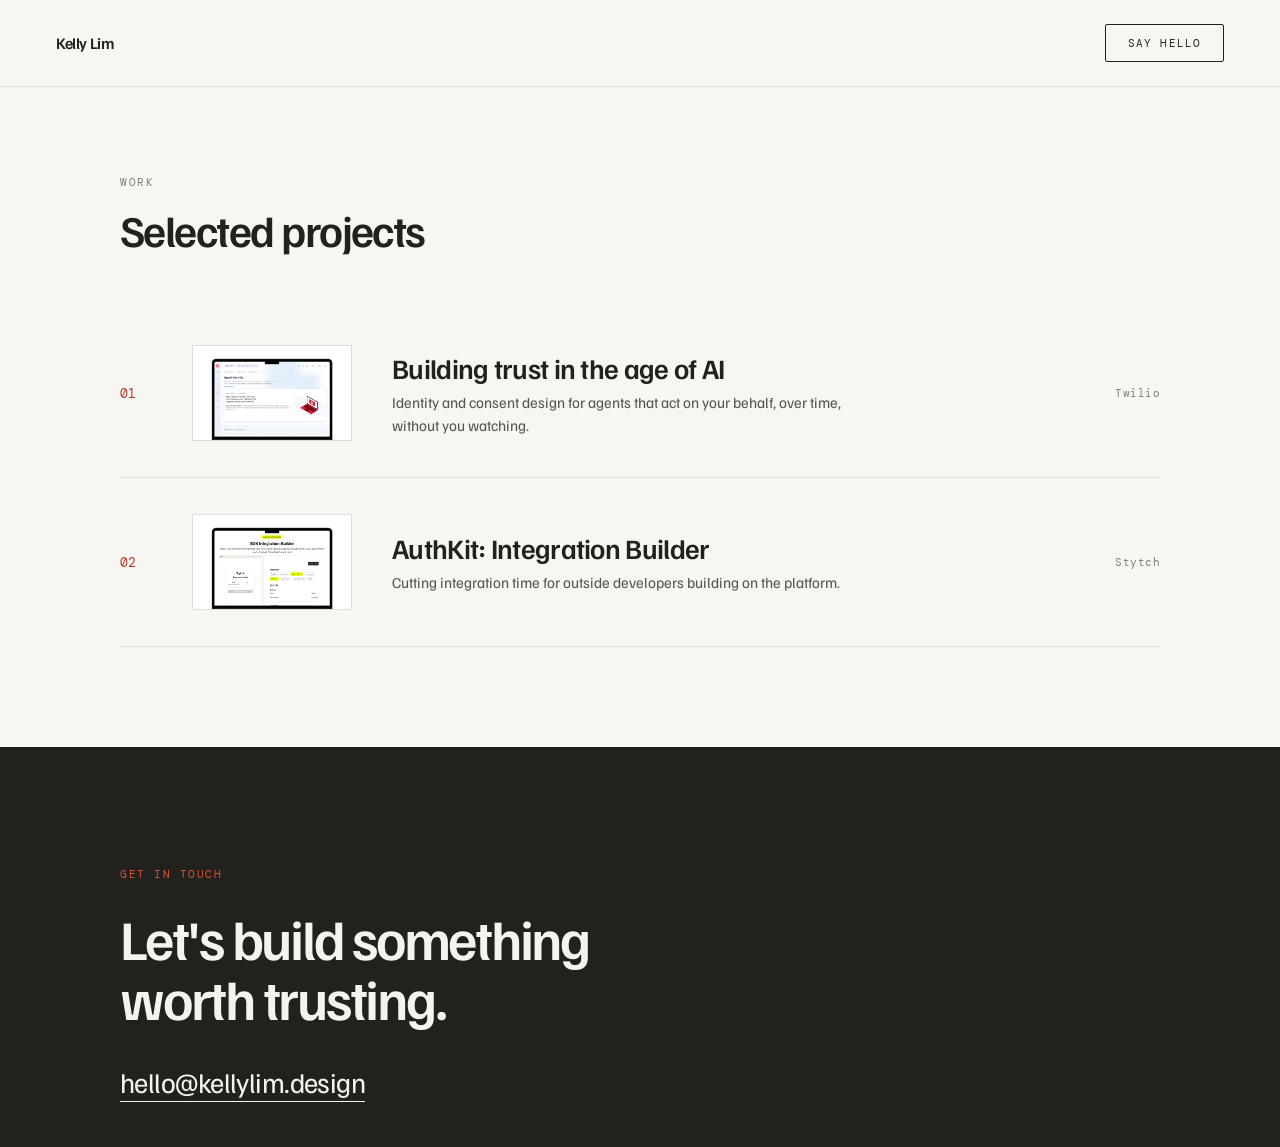
<file: work/index.html>
<!DOCTYPE html>
<html lang="en">
<head>
<meta charset="UTF-8">
<meta name="viewport" content="width=device-width, initial-scale=1.0">
<title>Work — Kelly Lim</title>
<link rel="icon" href="data:image/svg+xml,<svg xmlns='http://www.w3.org/2000/svg' viewBox='0 0 100 100'><text y='.9em' font-size='90'>%F0%9F%AA%B4</text></svg>">
<meta name="description" content="Selected product design case studies by Kelly Lim.">
<link rel="preconnect" href="https://fonts.googleapis.com">
<link rel="preconnect" href="https://fonts.gstatic.com" crossorigin>
<link href="https://fonts.googleapis.com/css2?family=Familjen+Grotesk:ital,wght@0,400;0,500;0,600;0,700;1,400&family=DM+Mono:wght@400;500&display=swap" rel="stylesheet">
<link rel="stylesheet" href="../assets/css/site.css">
</head>
<body>

  <header class="nav">
    <a class="nav-wordmark" href="../">Kelly Lim</a>
    <a class="btn-pill" href="mailto:hello@kellylim.design">Say hello</a>
  </header>

  <section class="work-section">
    <div class="work-content">

      <div class="work-header">
        <div class="work-eyebrow">Work</div>
        <h1 class="work-heading">Selected projects</h1>
      </div>

      <a class="work-row" href="../agent-identity/case-study/">
        <div class="work-index">01</div>
        <img class="work-thumb" src="../agent-identity/thumbnail.png" alt="Preview of the Agent Identity case study">
        <div class="work-body">
          <div class="work-title">Building trust in the age of AI</div>
          <div class="work-desc">Identity and consent design for agents that act on your behalf, over time, without you watching.</div>
        </div>
        <div class="work-company">Twilio</div>
      </a>

      <a class="work-row" href="../stytch-sdk-integration-builder/case-study/">
        <div class="work-index">02</div>
        <img class="work-thumb" src="../stytch-sdk-integration-builder/thumbnail.png" alt="Preview of the AuthKit Integration Builder case study">
        <div class="work-body">
          <div class="work-title">AuthKit: Integration Builder</div>
          <div class="work-desc">Cutting integration time for outside developers building on the platform.</div>
        </div>
        <div class="work-company">Stytch</div>
      </a>

    </div>
  </section>

  <footer class="contact">
    <div class="contact-inner">
      <div class="contact-eyebrow">Get in touch</div>
      <div class="contact-headline">Let's build something worth trusting.</div>
      <a class="contact-email" href="mailto:hello@kellylim.design">hello@kellylim.design</a>
    </div>
  </footer>

</body>
</html>
</file>
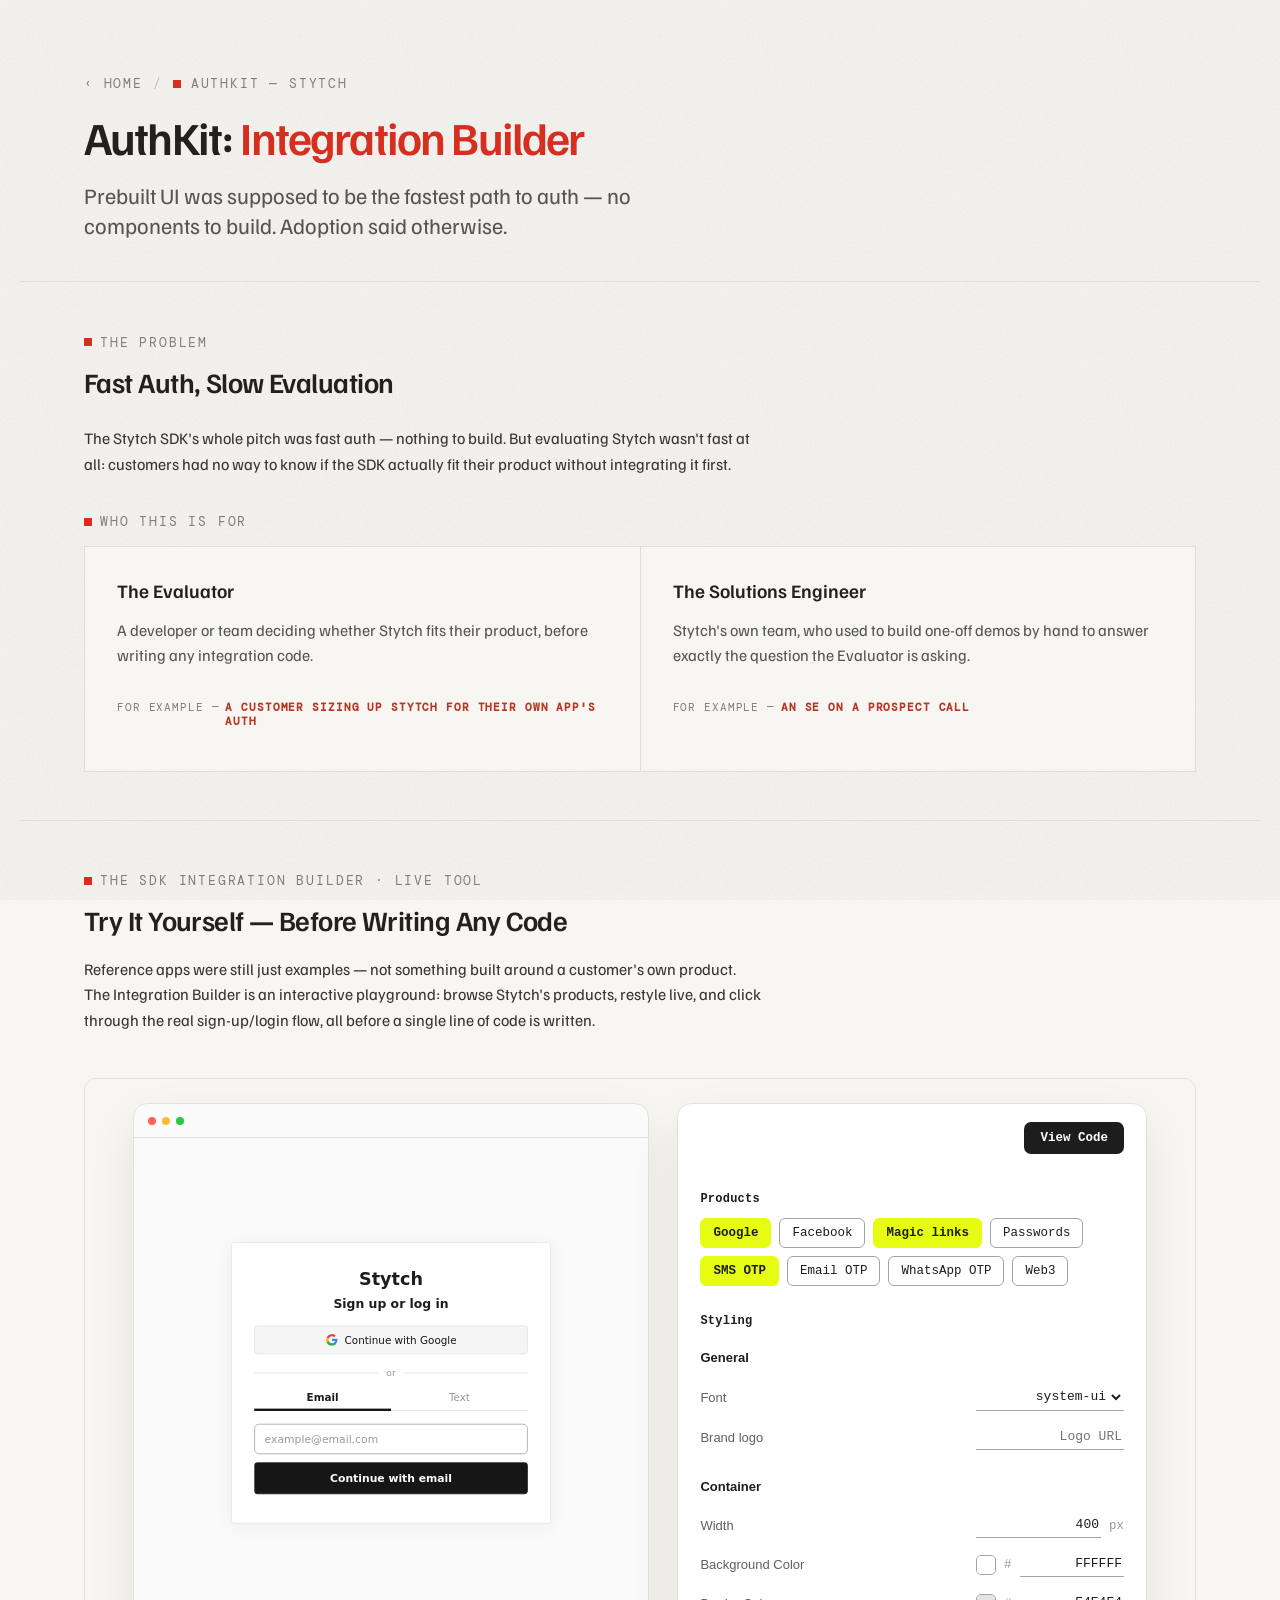
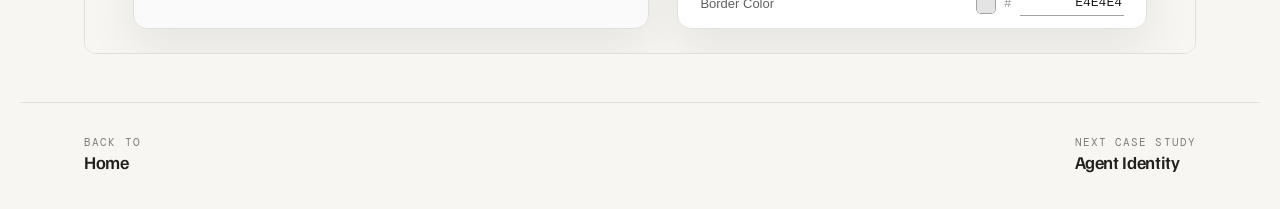
<file: stytch-sdk-integration-builder/case-study/index.html>
<!DOCTYPE html>
<html lang="en">
<head>
<meta charset="UTF-8">
<meta name="viewport" content="width=device-width, initial-scale=1.0">
<title>AuthKit: Integration Builder — Kelly Lim</title>
<link rel="icon" href="data:image/svg+xml,<svg xmlns='http://www.w3.org/2000/svg' viewBox='0 0 100 100'><text y='.9em' font-size='90'>%F0%9F%AA%B4</text></svg>">
<meta name="description" content="Prebuilt UI was supposed to be the fastest path to auth — no components to build. Adoption said otherwise. A case study on Stytch's SDK Integration Builder.">
<link rel="preconnect" href="https://fonts.googleapis.com">
<link rel="preconnect" href="https://fonts.gstatic.com" crossorigin>
<link href="https://fonts.googleapis.com/css2?family=Familjen+Grotesk:ital,wght@0,400;0,500;0,600;0,700;1,400&family=DM+Mono:wght@400;500&display=swap" rel="stylesheet">
<!-- site.css for :root vars/reset (case-study-v2.css's own baseline)
     plus a few specific component classes reused verbatim below
     (.cs-audience-example/.cs-audience-example-label/.accent, and
     .cs-mock-frame for the live tool embed) — see case-study-v2.css's
     own header comment for why this is a separate stylesheet rather
     than more rules added to site.css's .cs-* system. -->
<link rel="stylesheet" href="../../assets/css/site.css">
<link rel="stylesheet" href="../../assets/css/case-study-v2.css">
</head>
<body>

<!-- Same layout system as the Agent Identity case study (case-study-v2.css)
     — this page was rebuilt onto it afterward, carrying its own existing
     content (Problem, Two Audiences, Try It Yourself + the live tool)
     into that system rather than the Agent Identity page's own section
     structure verbatim. No "Solution" 3-up feature grid here — that's
     specific content the handoff invented for Agent Identity that this
     page never had an equivalent for; forcing 3 fake feature bullets in
     just to match the other page's shape would be inventing content
     that isn't true. The audience cards also stay text-only (no mocks
     the way Agent Identity's End User/Builder cards each got their own
     embed) — Evaluator and Solutions Engineer aren't two different
     moments in the tool the way End User/Builder are two different
     apps; there's only the one Integration Builder embed, already
     front and center in its own section below. -->

  <div class="cs2-bg-grid" aria-hidden="true"></div>

  <!-- back-home link folded into the eyebrow row, breadcrumb-style —
       see the equivalent comment on the Agent Identity page. -->
  <header class="cs2-hero">
    <div class="cs2-hero-content">
      <p class="cs2-eyebrow cs2-breadcrumb">
        <a class="cs2-back-link" href="../../">‹ Home</a>
        <span class="cs2-breadcrumb-sep">/</span>
        <span class="cs2-eyebrow-dot"></span>AuthKit — Stytch
      </p>
      <h1 class="cs2-hero-heading">AuthKit: <span class="cs2-hero-heading-accent">Integration Builder</span></h1>
      <p class="cs2-hero-subhead">Prebuilt UI was supposed to be the fastest path to auth — no components to build. Adoption said otherwise.</p>
    </div>
  </header>

  <section class="cs2-section cs2-section--bordered">
    <p class="cs2-eyebrow"><span class="cs2-eyebrow-dot"></span>The Problem</p>
    <h2 class="cs2-h2">Fast Auth, Slow Evaluation</h2>
    <p class="cs2-body">The Stytch SDK's whole pitch was fast auth — nothing to build. But evaluating Stytch wasn't fast at all: customers had no way to know if the SDK actually fit their product without integrating it first.</p>

    <p class="cs2-eyebrow cs2-audience-label"><span class="cs2-eyebrow-dot"></span>Who this is for</p>
    <div class="cs2-audience-grid">
      <div class="cs2-audience-cell">
        <h3 class="cs2-audience-title">The Evaluator</h3>
        <p class="cs2-audience-body">A developer or team deciding whether Stytch fits their product, before writing any integration code.</p>
        <p class="cs-audience-example"><span class="cs-audience-example-label">For example —</span> <span class="accent">a customer sizing up Stytch for their own app's auth</span></p>
      </div>
      <div class="cs2-audience-cell">
        <h3 class="cs2-audience-title">The Solutions Engineer</h3>
        <p class="cs2-audience-body">Stytch's own team, who used to build one-off demos by hand to answer exactly the question the Evaluator is asking.</p>
        <p class="cs-audience-example"><span class="cs-audience-example-label">For example —</span> <span class="accent">an SE on a prospect call</span></p>
      </div>
    </div>
  </section>

  <section class="cs2-section cs2-section--bordered">
    <p class="cs2-eyebrow"><span class="cs2-eyebrow-dot"></span>The SDK Integration Builder · Live tool</p>
    <h2 class="cs2-h2 cs2-h2--tight">Try It Yourself — Before Writing Any Code</h2>
    <p class="cs2-body cs2-body--solution">Reference apps were still just examples — not something built around a customer's own product. The Integration Builder is an interactive playground: browse Stytch's products, restyle live, and click through the real sign-up/login flow, all before a single line of code is written.</p>

    <!-- .cs-mock-frame (site.css, not case-study-v2.css) is the exact
         same class the live case study uses for this embed — reused
         verbatim, same as Agent Identity's closing visual reuses its
         own equivalent, rather than redoing the handoff's own 16:9/
         red-border treatment. -->
    <iframe
      class="cs-mock-frame"
      src="../index.html?start=liveSlide&bare=1&autoplay=1"
      title="Interactive walkthrough — the live Stytch SDK Integration Builder"
      loading="lazy"
    ></iframe>
  </section>

  <footer class="cs2-footer">
    <p class="cs2-footer-col">
      <span class="cs2-footer-label">Back to</span>
      <a class="cs2-footer-home" href="../../">Home</a>
    </p>
    <p class="cs2-footer-col cs2-footer-col--right">
      <span class="cs2-footer-label">Next case study</span>
      <a class="cs2-footer-next-title" href="../../agent-identity/case-study/">Agent Identity</a>
    </p>
  </footer>

</body>
</html>
</file>
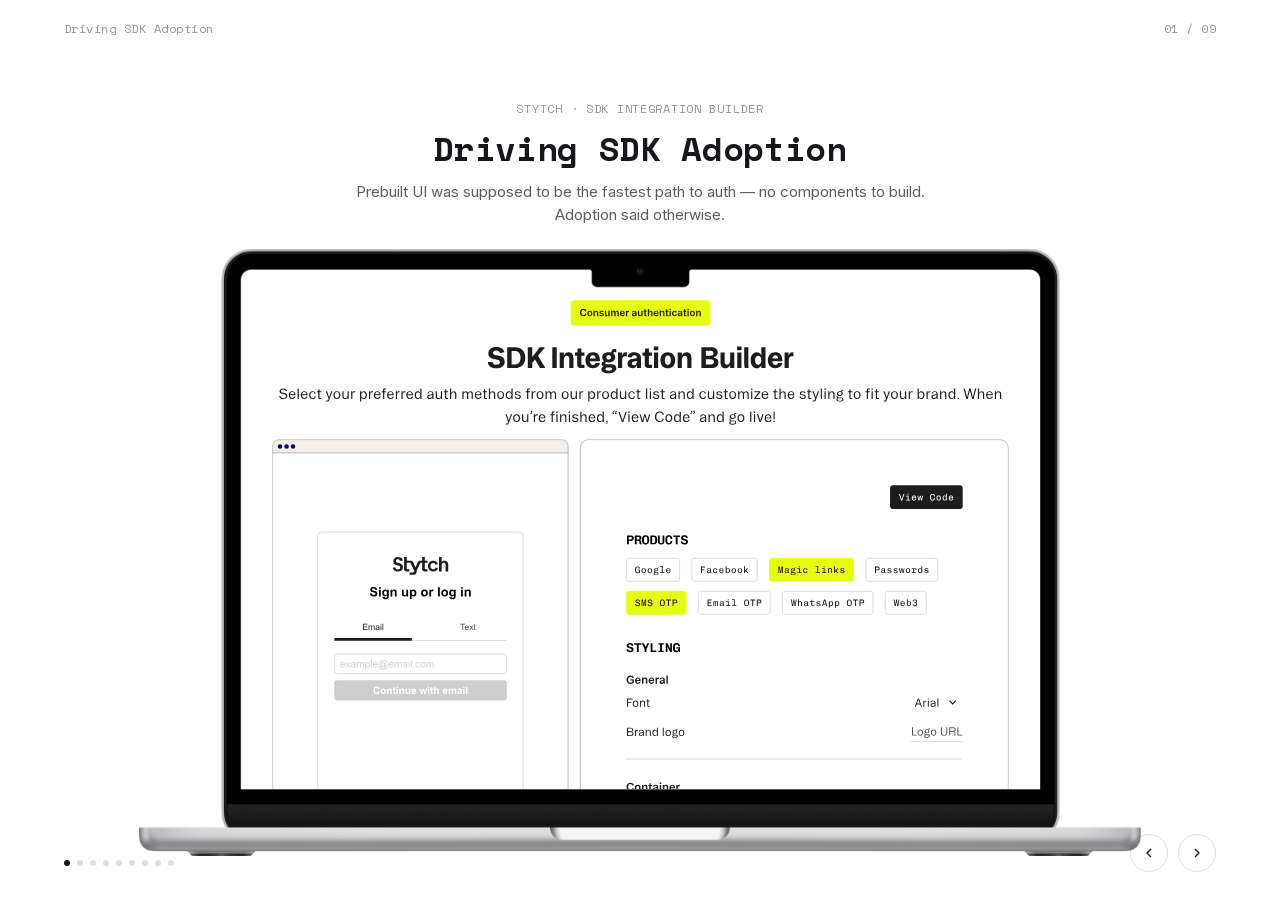
<file: stytch-sdk-integration-builder/slides.html>
<!DOCTYPE html>
<html lang="en">
<head>
<meta charset="UTF-8">
<meta name="viewport" content="width=device-width, initial-scale=1.0">
<title>Driving SDK Adoption — Stytch SDK Integration Builder</title>
<style>
  /* self-hosted, not pulled from Google Fonts at render time — a CDN link
     depends on the viewing browser's network/cache/ad-blocker state, which
     was silently falling back to system fonts here. These are the same
     Inter + Space Mono files Trust's deck resolves to, just served locally
     so the match doesn't depend on anything external. */
  @font-face{font-family:'Inter'; font-style:normal; font-weight:100 900; font-display:swap; src:url('assets/fonts/Inter-Variable.woff2') format('woff2');}
  @font-face{font-family:'Space Mono'; font-style:normal; font-weight:400; font-display:swap; src:url('assets/fonts/SpaceMono-Regular.woff2') format('woff2');}
  @font-face{font-family:'Space Mono'; font-style:normal; font-weight:700; font-display:swap; src:url('assets/fonts/SpaceMono-Bold.woff2') format('woff2');}
  :root{
    --ink:#17161B; --ink-70:rgba(23,22,27,.7); --ink-45:rgba(23,22,27,.45);
    --cream:#FFFFFF; --line:rgba(23,22,27,.14);
    --sans:'Inter', -apple-system, sans-serif;
    --mono:'Space Mono', ui-monospace, monospace;
  }
  *{box-sizing:border-box;}
  html,body{height:100%; margin:0;}
  body{
    background:var(--cream); color:var(--ink); font-family:var(--sans);
    overflow:hidden; -webkit-font-smoothing:antialiased;
  }
  img,video{max-width:100%; display:block;}

  /* ---------- topbar ---------- */
  .topbar{
    position:fixed; top:0; left:0; right:0; height:56px;
    display:flex; align-items:center; justify-content:space-between;
    padding:0 64px; z-index:50;
  }
  .brand{font-family:var(--mono); font-size:12px; letter-spacing:.04em; color:var(--ink-45);}
  .counter{font-family:var(--mono); font-size:12px; letter-spacing:.04em; color:var(--ink-45);}

  .navbtns{position:fixed; bottom:28px; right:64px; z-index:50; display:flex; gap:10px;}
  .navbtn{
    width:38px; height:38px; border-radius:50%; border:1px solid var(--line); background:transparent;
    display:flex; align-items:center; justify-content:center; cursor:pointer; color:var(--ink);
  }
  .navbtn:hover{background:var(--ink); color:var(--cream); border-color:var(--ink);}
  .navbtn svg{width:16px; height:16px;}
  .dots{position:fixed; bottom:34px; left:64px; z-index:50; display:flex; gap:7px;}
  .dot{width:6px; height:6px; border-radius:50%; background:var(--line); transition:background .2s;}
  .dot.active{background:var(--ink);}

  /* ---------- slides ---------- */
  .deck{position:relative; width:100%; height:100vh;}
  /* height set explicitly rather than relying on top+bottom to constrain an
     auto height — with tall enough content (e.g. the Journey slide's tool
     panel), auto-height ignored bottom:0 and let the slide grow past the
     viewport, pushing real content down into the fixed nav buttons */
  .slide{
    position:absolute; top:56px; left:0; right:0; height:calc(100vh - 56px); padding:44px 64px;
    opacity:0; pointer-events:none; transform:translateY(14px);
    transition:opacity .5s ease, transform .5s ease;
    display:flex; flex-direction:column; justify-content:center;
    overflow:hidden;
  }
  .slide.active{opacity:1; pointer-events:auto; transform:translateY(0);}

  .kicker{font-family:var(--mono); font-size:12px; letter-spacing:.06em; text-transform:uppercase; color:var(--ink-45); margin:0 0 12px;}
  h1{font-family:var(--mono); font-size:clamp(22px,2.8vw,34px); font-weight:700; line-height:1.15; letter-spacing:-.01em; margin:0 0 12px; text-wrap:balance;}
  .teaser{font-family:var(--sans); font-size:15px; line-height:1.55; color:var(--ink-70); max-width:46ch; margin:0;}
  .text-block{max-width:640px;}

  /* dashed technical-note treatment, label breaking through the top edge —
     copied exactly from Trust's .example-callout (slides-v3.html) */
  .example-callout{
    margin:32px auto 0; max-width:560px; text-align:left; position:relative;
    border:1.5px dashed var(--ink-45); border-radius:4px; padding:24px 26px 22px;
  }
  .example-callout .example-kicker{
    position:absolute; top:-9px; left:20px; background:var(--cream); padding:0 8px; margin:0;
  }
  .example-kicker{
    font-family:var(--mono); font-size:10px; letter-spacing:.05em;
    text-transform:uppercase; color:var(--ink-45); margin:0 0 10px;
  }
  .example-text{font-family:var(--sans); font-size:15px; line-height:1.6; color:var(--ink); margin:0;}
  .example-callout .example-text{color:var(--ink-70);}

  /* persona — copied exactly from Trust's .layout-persona/.persona-card */
  /* no height:100% here — this class sits directly on the same <section
     class="slide"> element, so height:100% would resolve against .slide's
     OWN containing block (.deck), not against .slide's own box, silently
     overriding the explicit height .slide already sets (same class of bug
     as the earlier position:relative specificity tie) */
  .layout-persona{display:flex; flex-direction:column; align-items:center; justify-content:center; text-align:center;}
  .layout-persona .text-block{max-width:640px; margin-bottom:44px;}
  .persona-cols{display:flex; gap:56px;}
  .persona-card{width:320px; text-align:left; border-top:1px solid var(--line); padding-top:20px;}
  .persona-card h4{
    font-family:var(--mono); font-size:11px; letter-spacing:.05em;
    text-transform:uppercase; color:var(--ink-45); margin:0 0 12px;
  }
  .persona-card > p{font-family:var(--sans); font-size:14px; line-height:1.6; color:var(--ink-70); margin:0; min-height:4.8em;}
  .persona-card .example-callout{margin:24px 0 0; max-width:none; width:100%; box-sizing:border-box; min-height:84px;}
  /* matches .persona-card > p's 14px instead of .example-text's normal
     15px — the two callouts sit right next to that body copy, and the 1px
     difference read as an unintentional mismatch rather than a deliberate
     scale change */
  .persona-card .example-text{font-size:14px;}

  /* browser-chrome frame — ported exactly from the Trust deck's .cgpt-window
     titlebar + urlbar (slides-v3.html), same two-row shell, dot colors,
     icon set and pill treatment, just renamed under a demo- prefix and with
     app-specific tab/url text swapped in per card */
  .demo-row{display:flex; gap:24px; margin-top:32px; max-width:720px;}
  .demo-card{
    flex:1; min-width:0; appearance:none; background:none; border:none; padding:0; cursor:pointer;
    font-family:inherit; text-align:left;
  }
  .demo-chrome{
    border-radius:9px; overflow:hidden; border:1px solid var(--line); background:#fff;
    box-shadow:0 10px 30px rgba(23,22,27,.08);
    transition:transform .2s ease, box-shadow .2s ease;
  }
  .demo-card:hover .demo-chrome{transform:translateY(-3px); box-shadow:0 16px 36px rgba(23,22,27,.14);}

  .demo-chrome-titlebar{
    display:flex; align-items:flex-end; gap:14px; padding:10px 10px 0 20px; background:#E7E7EA; flex-shrink:0;
  }
  .demo-chrome-dots{display:flex; gap:8px; padding-bottom:13px;}
  .demo-chrome-dots span{width:12px; height:12px; border-radius:50%;}
  .demo-chrome-dots span:nth-child(1){background:#FF5F57;}
  .demo-chrome-dots span:nth-child(2){background:#FEBC2E;}
  .demo-chrome-dots span:nth-child(3){background:#28C840;}
  .demo-chrome-tab{
    display:flex; align-items:center; gap:7px; background:#fff;
    border-radius:8px 8px 0 0; padding:8px 12px; max-width:160px;
    font-family:var(--sans); font-size:11.5px; font-weight:500; color:var(--ink);
  }
  .demo-chrome-tab-fav{
    width:14px; height:14px; border-radius:4px; flex-shrink:0;
    display:flex; align-items:center; justify-content:center; overflow:hidden;
  }
  .demo-chrome-tab-fav svg{width:9px; height:9px;}
  .demo-chrome-tab-label{flex:1; overflow:hidden; text-overflow:ellipsis; white-space:nowrap;}
  .demo-chrome-tab-close{width:10px; height:10px; color:var(--ink-45); margin-left:4px; flex-shrink:0;}
  .demo-chrome-tab-plus{font-family:var(--sans); font-size:14px; color:var(--ink-45); margin-left:2px; align-self:center; display:flex; align-items:center; justify-content:center;}

  .demo-chrome-urlbar{
    display:flex; align-items:center; gap:14px; padding:9px 14px; background:#fff; border-bottom:1px solid var(--line); flex-shrink:0;
  }
  .demo-chrome-nav-icons{display:flex; align-items:center; gap:14px; flex-shrink:0;}
  .demo-chrome-nav-icons svg{width:15px; height:15px; color:var(--ink-45); flex-shrink:0;}
  .demo-chrome-nav-icons.left svg:nth-child(1), .demo-chrome-nav-icons.left svg:nth-child(3){color:var(--ink-70);}
  .demo-chrome-nav-icons.left svg:nth-child(2){color:rgba(23,22,27,.25);}
  .demo-chrome-url{
    flex:1; display:flex; align-items:center; gap:8px; font-family:var(--sans); font-size:12px; color:var(--ink-70);
    background:#F1F1F3; border-radius:20px; padding:5px 8px 5px 5px;
  }
  .demo-chrome-url-text{flex:1; text-align:left;}
  .demo-chrome-url-tune{
    width:22px; height:22px; border-radius:50%; flex-shrink:0; border:1px solid rgba(23,22,27,.15); background:#fff;
    display:flex; align-items:center; justify-content:center;
  }
  .demo-chrome-url-tune svg{width:13px; height:13px; color:var(--ink-70);}
  .demo-chrome-url-star{width:14px; height:14px; color:var(--ink-45); flex-shrink:0;}
  .demo-chrome-url-avatar{width:16px; height:16px; border-radius:50%; background:#4A7CE0; flex-shrink:0;}

  /* aspect-ratio is set inline per card, matching each video's real source
     dimensions (2456x1650 / 3456x1770 — both wider than 16:9) — object-fit
     is now contain so the recording is never cropped, whatever its shape */
  .demo-thumb{position:relative; aspect-ratio:16/9; background:#fff;}
  .demo-thumb video{width:100%; height:100%; object-fit:contain; display:block;}
  .demo-expand-icon{
    position:absolute; right:10px; bottom:10px; width:28px; height:28px; border-radius:50%;
    background:rgba(255,255,255,.92); display:flex; align-items:center; justify-content:center; color:var(--ink);
  }
  .demo-expand-icon svg{width:14px; height:14px;}
  .demo-label{font-size:13px; color:var(--ink-70); margin:12px 2px 0; font-family:var(--sans); font-weight:500;}

  .demo-lightbox{
    position:fixed; inset:0; background:rgba(23,22,27,.9); z-index:100;
    display:flex; align-items:center; justify-content:center; padding:64px;
    opacity:0; pointer-events:none; transition:opacity .25s ease;
  }
  .demo-lightbox.active{opacity:1; pointer-events:auto;}
  .demo-chrome-large{
    max-width:100%; max-height:100%; width:1040px; box-shadow:0 30px 80px rgba(0,0,0,.4);
  }
  .demo-thumb-large{max-height:calc(100vh - 200px);}
  .demo-lightbox-close{
    position:absolute; top:28px; right:36px; width:40px; height:40px; border-radius:50%;
    background:none; border:1px solid rgba(255,255,255,.3); color:#fff; font-size:22px; line-height:1;
    cursor:pointer; display:flex; align-items:center; justify-content:center;
  }
  .demo-lightbox-close:hover{background:rgba(255,255,255,.1);}

  /* demo selector (slide 6) — reuses .step-nav for the left-side picker and
     .demo-chrome for the right-side frame, positioned like .journey-panel */
  .demo-select-nav .step-nav-title{color:var(--ink-45); transition:color .2s ease;}
  .demo-select-nav .step-nav-item.active .step-nav-title{color:var(--ink); font-weight:600;}
  .demo-select-nav .step-nav-num{transition:color .2s ease;}
  .demo-select-nav .step-nav-item.active .step-nav-num{color:var(--ink);}
  .demo-select-panel{position:absolute; top:0; right:36px; bottom:90px; left:484px; display:flex; align-items:center; justify-content:center;}
  .demo-select-frame{
    appearance:none; background:none; border:none; padding:0; cursor:pointer; font-family:inherit;
    width:100%; max-width:1040px;
  }
  .demo-select-frame .demo-chrome{transition:transform .2s ease, box-shadow .2s ease;}
  .demo-select-frame:hover .demo-chrome{transform:translateY(-3px); box-shadow:0 16px 36px rgba(23,22,27,.14);}

  /* impact — layout-timeline's centered structure, copied from Trust
     (minus the timeline-track itself, see note on slide 7 in the HTML) */
  .layout-timeline{display:flex; flex-direction:column; align-items:center; justify-content:center; text-align:center;}
  .layout-timeline .text-block{max-width:760px; margin-bottom:40px;}
  .layout-timeline .teaser{margin:0 auto; max-width:760px;}
  .validation-list{list-style:none; margin:0; padding:0; text-align:left; max-width:760px; display:flex; flex-direction:column; gap:20px;}
  .validation-list li{padding-left:22px; position:relative;}
  .validation-list li::before{content:'•'; position:absolute; left:2px; top:0; color:var(--ink-45); font-size:15px;}
  .validation-title{font-family:var(--sans); font-size:15px; font-weight:700; color:var(--ink); margin:0 0 4px;}
  .validation-desc{font-family:var(--sans); font-size:14.5px; line-height:1.6; color:var(--ink-70); margin:0;}

  /* step-nav accordion (slide 6) — copied exactly from Trust's
     .layout-steps-next / .step-nav / .step-nav-item system */
  /* no position:relative and no height:100% here — .slide already sets its
     own explicit height and is already position:absolute (which already
     provides the positioning context .journey-panel/.demo-select-panel
     need). Either property redeclared on this class ties in specificity
     with .slide's own rule (both single-class selectors, same element,
     since this class sits directly on <section class="slide ...">) and,
     coming later in the stylesheet, silently wins — which is exactly how
     both the earlier position:relative bug and this height:100% bug
     happened. Leave this rule empty (kept only for the descendant
     selectors below) rather than adding anything back to it. */
  .layout-steps-next .text-block{width:360px; max-width:100%;}
  .layout-steps-next h1{font-size:22px;}
  /* the default .teaser max-width:46ch computes wider than this column
     (360px) at this font/size, so it was overflowing past the text-block
     into the panel on the right — constrain it to the same column every
     other element in this layout (step-nav, step-nav-item) already uses */
  .layout-steps-next .teaser{max-width:100%; margin:0 0 20px;}
  .step-nav{display:flex; flex-direction:column; width:360px; max-width:100%; margin-top:24px;}
  .step-nav-item{border-top:1px solid var(--line);}
  .step-nav-head{
    appearance:none; -webkit-appearance:none; background:none; border:none; width:100%;
    text-align:left; cursor:pointer; font-family:inherit;
    display:flex; align-items:center; gap:14px; padding:18px 0;
  }
  .step-nav-num{font-family:var(--mono); font-size:12px; font-weight:700; color:var(--ink-45); flex-shrink:0; width:14px;}
  .step-nav-title{font-family:var(--sans); font-weight:400; font-size:18px; line-height:1.3; color:var(--ink); margin:0;}
  .step-nav-body{max-height:0; overflow:hidden; opacity:0; transition:max-height .4s ease, opacity .3s ease;}
  .step-nav-item.active .step-nav-body{max-height:300px; opacity:1; padding-bottom:24px;}
  .step-nav-desc{font-family:var(--sans); font-size:14px; line-height:1.6; color:var(--ink-70); margin:0 0 0 28px; max-width:400px;}

  /* right-side panel, positioned the same way Trust's .substep-panel sits —
     holds a second, independent live instance of the tool (tool.js), with
     each step focusing a different real piece of it rather than a mock */
  .journey-panel{position:absolute; top:0; right:36px; bottom:90px; left:484px; display:flex; align-items:center; justify-content:center;}
  /* no border/shadow/background of its own — .sk-pane already draws that
     chrome per-pane (matching mocks/Full Customizer.svg's two separate
     cards), so a wrapper with its own border was doubling up into a visible
     seam between the two. This is purely a sizing/positioning shell. */
  .journey-tool-frame{
    width:100%; height:100%;
    transition:max-width .35s ease;
  }
  /* single-pane steps (1 and 4) narrow the whole card down to the content's
     natural width instead of stretching a full-width card around it with
     dead space on either side */
  .journey-tool-frame.journey-frame-narrow{max-width:560px; margin:0 auto;}
  .journey-tool-frame #journeyToolMount{width:100%; height:100%;}
  /* per-step focus: hide whichever pane isn't relevant to the current step
     and let the other one fill the frame — same live tool, just pointed at
     a different real piece of it each time */
  #journeyToolMount.journey-focus-config .sk-pane-preview{display:none;}
  #journeyToolMount.journey-focus-config .sk-pane-config{flex:1 1 100%;}
  #journeyToolMount.journey-focus-preview .sk-pane-config{display:none;}
  #journeyToolMount.journey-focus-preview .sk-pane-preview{flex:1 1 100%;}
  /* nudge toward the fact this is clickable, not a screenshot — only while
     this step is actually showing it */
  #journeyToolMount.journey-focus-preview .sk-primary-btn.ready{animation:journeyBtnPulse 1.8s ease-in-out infinite;}
  @keyframes journeyBtnPulse{
    0%,100%{box-shadow:0 0 0 0 rgba(29,29,29,.22);}
    50%{box-shadow:0 0 0 7px rgba(29,29,29,0);}
  }
  /* scripted-click cursor indicator — same pattern as Trust's
     .tw-click-pulse (slides-v3.html): position:fixed + getBoundingClientRect
     so it lands correctly regardless of the tool's size on the page */
  .journey-click-pulse{
    position:fixed; left:0; top:0; width:34px; height:34px; margin:-17px 0 0 -17px;
    border-radius:50%; background:rgba(230,253,19,.35); border:2px solid rgba(29,29,29,.55);
    opacity:0; pointer-events:none; z-index:9999; transform:scale(.3);
  }
  .journey-click-pulse.fire{animation:journeyClickPulse .65s ease-out;}
  @keyframes journeyClickPulse{
    0%{opacity:.9; transform:scale(.3);}
    55%{opacity:.55; transform:scale(1);}
    100%{opacity:0; transform:scale(1.35);}
  }
  /* step 1 — Products is the focus, Styling stays in the panel but dimmed
     (same treatment as step 2's Products de-emphasis below), rather than
     removed outright, so it still reads as one real config panel */
  #journeyToolMount.journey-dim-styling #skStylingLabel,
  #journeyToolMount.journey-dim-styling #skStylingLabel ~ *{
    opacity:.3; filter:grayscale(.5); transition:opacity .3s ease, filter .3s ease;
  }
  /* step 2 — de-emphasize Products rather than hiding it, so the config
     still reads as one real panel, just with Styling as the visual focus */
  #journeyToolMount.journey-dim-products .sk-config-scroll > .sk-section-label:first-child,
  #journeyToolMount.journey-dim-products #skProductGrid{
    opacity:.3; filter:grayscale(.5); transition:opacity .3s ease, filter .3s ease;
  }

  /* step 3 — a "Try the real flow" demo (Google OAuth + Email/Phone OTP
     tabs) that temporarily overwrites #skFormArea while this step is
     active, deliberately independent of whatever products/styling are
     actually toggled on in steps 1/2 — a canonical demo, not a
     live-config-driven one. Reuses .sk-oauth-btn/.sk-tabs/.sk-input/
     .sk-primary-btn/.sk-flow-success as-is (defined in tool.js's injected
     stylesheet) so it reads as the same tool. 3 screens (options -> OTP ->
     success), the whole thing auto-playing start to finish — no click
     required to watch it. Screen 1 auto-types a fake email and advances;
     screen 2 auto-plays the code entry + verify, matching how the real
     @stytch/vanilla-js OTP component actually behaves — it auto-submits on
     the 6th digit with no Verify button at all (see the JS comment on
     startStep3OtpAnim for the source).
     Deliberately NOT a sliding single-frame carousel (that was two rounds
     of real layout bugs — a percentage/transform circular-dependency issue
     showing all 3 screens overlapping at once, plus a sub-pixel seam even
     once that was patched). Per Kelly: each screen should be its own
     self-contained spot, not sharing one sliding stage — so this is now a
     plain display:none/block swap between 3 independent screen elements,
     the same robust pattern the deck's own .mock-toggle-item already uses. */
  .sk3-screen{display:none;}
  .sk3-screen.active{display:block;}
  .sk3-back-row{display:flex; align-items:center; margin-bottom:14px;}
  .sk3-back-btn{appearance:none; background:none; border:none; cursor:pointer; color:var(--sk-ink-45); padding:2px; display:flex;}
  .sk3-back-btn:hover{color:var(--sk-ink);}
  .sk3-back-btn svg{width:18px; height:18px;}
  .sk3-otp-heading{font-size:15.5px; font-weight:600; margin:0 0 6px; color:var(--sk-ink); text-align:left;}
  .sk3-otp-sub{font-size:12.5px; line-height:1.5; color:var(--sk-ink-70); margin:0 0 18px; text-align:left;}
  .sk3-otp-row{display:flex; gap:8px; margin-bottom:16px;}
  .sk3-otp-box{
    width:100%; aspect-ratio:1; text-align:center; font-size:16px; font-family:inherit;
    border:1px solid var(--sk-line-strong); border-radius:6px; color:var(--sk-ink); background:#fff;
  }
  .sk3-otp-box:focus{outline:none; border-color:var(--sk-ink);}
  /* disabled just means "not directly typeable" (the code types itself) —
     kept visually identical to an enabled box, both empty and mid-fill */
  .sk3-otp-box:disabled{opacity:1; cursor:default;}
  .sk3-otp-footer{min-height:34px;}
  .sk3-otp-expiry{font-size:11.5px; color:var(--sk-ink-45); text-align:left; margin:0;}
  .sk3-otp-expiry a{color:inherit;}
  .sk3-otp-verifying{font-size:12px; color:var(--sk-ink-70); margin:0 0 8px; text-align:left;}
  .sk3-loading-bar{height:3px; border-radius:999px; background:var(--sk-line); overflow:hidden;}
  .sk3-loading-bar-fill{height:100%; width:35%; border-radius:999px; background:var(--sk-ink); animation:sk3LoadingSlide 1s ease-in-out infinite;}
  @keyframes sk3LoadingSlide{
    0%{transform:translateX(-100%);}
    100%{transform:translateX(285%);}
  }
  .sk3-success-body{font-size:13px; line-height:1.5; color:var(--sk-ink-70); margin:0 0 14px; text-align:center;}

  /* live callout, matches Trust's slide-9 pattern */
  .live-callout{
    display:inline-flex; align-items:center; gap:9px; align-self:flex-start;
    background:rgba(23,22,27,.03); border:1px solid var(--line); border-radius:999px;
    padding:8px 16px 8px 12px; font-size:13px; font-weight:500; margin-bottom:18px;
  }
  .live-callout svg{width:15px; height:15px; color:var(--ink-45); animation:liveTap 1.8s ease-in-out infinite;}
  @keyframes liveTap{0%,100%{transform:translateY(0);} 50%{transform:translateY(2px);}}
  .live-callout-note{font-size:12px; color:var(--ink-45); margin:-10px 0 18px; align-self:flex-start;}

  /* layout-text / layout-hero — copied exactly from Trust's slides 1 & 2.
     No height:100% — same reasoning as .layout-persona/.layout-timeline
     above, this class sits directly on the <section class="slide"> element. */
  .layout-text{
    display:flex; flex-direction:column;
    align-items:center; justify-content:center; text-align:center;
  }
  .layout-text .text-block{max-width:640px;}
  .layout-text .teaser{margin:0 auto; max-width:600px;}

  .layout-hero{
    display:flex; flex-direction:column;
    align-items:center; text-align:center;
  }
  .layout-hero .text-block{flex:0 0 auto; max-width:640px; margin-bottom:22px;}
  .layout-hero .teaser{margin:0 auto; max-width:600px;}
  .layout-hero .stage{
    flex:1; min-height:0; width:100%;
    display:flex; align-items:center; justify-content:center;
  }

  /* masked laptop frame — same real asset as Trust (assets/macbook-air-frame.png,
     a generic MacBook Air bezel, not case-study-specific) and the exact same
     technique, so both decks' hero slides read as one system */
  .frame-laptop2{position:relative; height:100%; max-width:100%; aspect-ratio:4808/2913;}
  .frame-laptop2 .screen{
    position:absolute; overflow:hidden;
    left:10.19%; top:3.43%; right:10.07%; bottom:11.02%;
    border-radius:1.3%;
  }
  .frame-laptop2 .screen-crop{position:relative; width:100%; aspect-ratio:1440/950; overflow:hidden;}
  .frame-laptop2 .screen-crop img{display:block; width:100%; height:auto;}
  .frame-laptop2 .chrome{position:absolute; inset:0; width:100%; height:100%; pointer-events:none;}

  @media (max-width:900px){
    .persona-cols, .demo-row{flex-direction:column;}
  }

  /* "how we got here" pause — a single wizard (this deck only has one story
     to tell, unlike Trust's two independent groups), ported from Trust's
     slides-v3.html .history-overlay system but simplified: no hotspot/drawer
     mini-prototypes, no auto-open-on-next — just a manually-opened overlay
     with 3 numbered steps, each a before/after tab-toggle between two real
     iteration screenshots (mocks/iterations/*.svg). Lives at the body level,
     not inside a .slide, for the same reason as Trust's version: .slide has
     its own transform/opacity, which makes it a containing block for
     position:fixed descendants, so an overlay nested inside one would only
     ever cover that slide's own box, not the true viewport. */
  .history-overlay{
    position:fixed; inset:0; z-index:100; background:rgba(23,22,27,.55);
    display:flex; align-items:center; justify-content:center;
    opacity:0; pointer-events:none; transition:opacity .35s ease;
  }
  .history-overlay.active{opacity:1; pointer-events:auto;}
  .history-panel{
    background:var(--cream); width:min(1240px, 92vw); height:min(760px, 88vh);
    border-radius:16px; padding:40px 64px 32px; position:relative;
    box-shadow:0 30px 70px rgba(23,22,27,.28);
    display:flex; flex-direction:column;
    transform:translateY(14px) scale(.98); transition:transform .35s ease;
  }
  .history-overlay.active .history-panel{transform:translateY(0) scale(1);}
  .history-close{
    position:absolute; top:22px; right:22px; appearance:none; background:none; border:none;
    cursor:pointer; color:var(--ink-45); padding:4px;
  }
  .history-close:hover{color:var(--ink);}
  .history-close svg{width:18px; height:18px;}
  .history-head{text-align:left; margin-bottom:16px; flex:0 0 auto;}
  /* overflow-y:auto is a safety net, not the primary fix — content is sized
     to fit without scrolling under normal conditions (see the fixed-height
     .history-compare-col .frame below), but a shorter/zoomed viewport
     should scroll instead of silently clipping the last line of a caption */
  .history-stage{position:relative; flex:1; min-height:0; overflow-y:auto;}
  /* two columns — text fixed-width on the left, mock taking the rest of the
     panel's width on the right, matching Trust's .history-step exactly */
  .history-step{display:none; height:100%; flex-direction:row; align-items:center; gap:48px; text-align:left;}
  .history-step.active{display:flex;}
  /* stacked variant — header spans the full width up top instead of a
     280px-wide sidebar eating into the mocks' own width, freeing that
     space for wider side-by-side comparison columns. Each mock carries its
     own caption instead of the header holding one bullet list for all of
     them — see .history-compare-caption below. */
  .history-step.history-step-stacked{flex-direction:column; align-items:stretch; gap:20px;}
  .history-step-header{flex:0 0 auto;}
  .history-step-header .frame-cap{margin:0;}
  .history-step .frame-cap{margin:0;}
  .history-step-media{flex:1; height:100%; min-width:0; display:flex; align-items:center; justify-content:center;}
  .history-step-media .frame{height:100%; width:auto; max-width:100%; flex:0 0 auto;}
  .frame{box-sizing:border-box; height:100%; max-width:100%; overflow:hidden; display:flex; align-items:center; justify-content:center;}
  .frame img{display:block; width:100%; height:100%; object-fit:contain;}
  .frame-cap{font-family:var(--mono); font-size:11px; letter-spacing:.03em; color:var(--ink-45); margin:0 0 8px;}
  /* the old shadow (16px offset, 40px blur) reached past the frame's own
     bottom edge into the caption sitting right below it — cut the spread
     down and lean on .history-compare-col's larger gap (see below) to keep
     it from bleeding into that text at all */
  .frame-mock-card{
    position:relative; border:1px solid var(--line); border-radius:14px; background:var(--cream);
    box-shadow:0 6px 16px rgba(23,22,27,.07), 0 1px 4px rgba(23,22,27,.04);
  }
  /* side-by-side comparison — all options shown at once instead of behind
     toggle buttons (that mock-toggle system got fully retired when this
     changed — the mocks are portrait now, taller than wide, and there's
     real vertical room to show every option together). Each column carries
     its own small caption where a toggle-tab label used to live.
     .frame gets one fixed height (not 100%/flex:1 of whatever the stage
     happens to have available) — two reasons: (1) a percentage/flex-based
     height stretched every column to match the tallest one, so a short mock
     like the flat-chips screenshot floated in a huge box with its own card
     border visible nowhere near the outer frame's border — a confusing
     double-border look; (2) it's a hard guarantee of uniform height across
     both steps regardless of viewport size, rather than "however much the
     stage happens to have left," which is also what was overflowing the
     panel on shorter screens. align-items:flex-start (not center/stretch)
     top-anchors every column so a live mock's real height changing as it
     animates (accordion opening, dropdown expanding) doesn't drift the
     whole column up and down. */
  .history-compare-row{display:flex; gap:20px; align-items:flex-start; justify-content:center; width:100%;}
  .history-compare-col{display:flex; flex-direction:column; align-items:stretch; gap:18px; flex:1; min-width:0;}
  .history-compare-col .frame-cap{flex:0 0 auto; margin:0; text-align:center;}
  /* vh-capped instead of a flat 440px — on a normal-height viewport this
     resolves to ~440px same as before, but it shrinks gracefully on short
     viewports instead of forcing .history-stage's scroll fallback to
     engage every time */
  .history-compare-col .frame{height:min(440px, 44vh); width:100%;}
  /* step 2's two mocks (dropdown, flat chips) need far less vertical room
     than step 1's — a shorter shared frame height keeps them matched to
     each other without the leftover dead space a 440px frame left below
     a handful of chips or a closed select */
  .history-step[data-step="2"] .history-compare-col .frame{height:min(340px, 34vh);}
  .history-compare-caption{
    flex:0 0 auto; margin:0; font-family:var(--sans); font-size:12.5px; line-height:1.55;
    color:var(--ink-70); text-align:left;
  }
  .history-compare-caption strong{color:var(--ink); font-weight:700;}
  /* small live mocks (not static screenshots) used in "How We Got Here" —
     real DOM, either scripted to animate while its step is showing (see
     startAccordionMock/startDropdownMock) or, for the tabs mock, just built
     with real button chrome so its chips don't float borderless the way
     the dropped-in tabs.svg wireframe's did. */
  .hwg-accordion, .hwg-dropdown-mock, .hwg-tabs-mock{width:100%; height:100%; box-sizing:border-box; font-family:var(--sans); padding:18px;}
  /* "Inline, always open" always shows every field at once (that's the
     whole point of the option), which is taller than the shared frame
     height — scrolled through by the animation below instead of clipped
     or shrunk, since shrinking it would put it out of scale with the
     other two columns again */
  .hwg-inline-scroll{overflow-y:auto; scroll-behavior:smooth;}
  .hwg-tabs-mock{display:flex; flex-direction:column;}
  .hwg-tabs-bar{display:flex; gap:16px; border-bottom:1px solid var(--line); margin-bottom:16px; flex:0 0 auto;}
  .hwg-tab{font-family:var(--mono); font-size:11.5px; letter-spacing:.02em; color:var(--ink-45); padding:0 0 10px; transition:color .2s ease;}
  .hwg-tab.active{color:var(--ink); font-weight:700; border-bottom:2px solid var(--ink); margin-bottom:-1px;}
  .hwg-tabs-body{flex:0 0 auto;}
  .hwg-tab-panel{display:none;}
  .hwg-tab-panel.active{display:block;}
  .hwg-acc-row{border-bottom:1px solid var(--line);}
  .hwg-acc-head{
    display:flex; align-items:center; justify-content:space-between; padding:14px 2px;
    font-family:var(--mono); font-size:12px; letter-spacing:.03em; color:var(--ink); font-weight:700;
  }
  .hwg-acc-chev{width:16px; height:16px; color:var(--ink-45); flex-shrink:0; transition:transform .3s ease;}
  .hwg-acc-row.open .hwg-acc-chev{transform:rotate(180deg);}
  .hwg-acc-body{max-height:0; overflow:hidden; transition:max-height .45s ease;}
  .hwg-acc-row.open .hwg-acc-body{max-height:420px;}
  .hwg-acc-chips{display:flex; flex-wrap:wrap; gap:6px; padding:2px 2px 16px;}
  .hwg-chip{font-family:var(--mono); font-size:10.5px; padding:5px 9px; border-radius:5px; border:1px solid var(--line); color:var(--ink-70);}
  .hwg-chip.sel{background:var(--ink); color:var(--cream); border-color:var(--ink);}
  .hwg-acc-fields{padding:2px 2px 16px; display:flex; flex-direction:column; gap:9px;}
  .hwg-acc-field-label{font-size:10.5px; font-weight:700; letter-spacing:.02em; color:var(--ink); margin:6px 0 0; text-transform:uppercase;}
  .hwg-acc-swatch{display:inline-block; width:10px; height:10px; border-radius:3px; margin-right:6px; vertical-align:-1px; border:1px solid var(--line);}
  /* the real "inline, always open" mock underlines only its literal text
     inputs (the hex color fields) — dropdowns (Border radius) and buttons
     (Layout, Product logo) get no underline. Matching that distinction here
     instead of underlining every field row is what made 1 & 2 read as
     plain label/value text instead of real form fields like option 3. */
  .hwg-acc-colorval{display:inline-block; border-bottom:1px solid var(--line); padding-bottom:2px;}
  .hwg-acc-field-row{display:flex; justify-content:space-between; gap:12px; font-size:12px; color:var(--ink-70);}
  .hwg-dd-label{font-family:var(--mono); font-size:12px; font-weight:700; letter-spacing:.03em; color:var(--ink); margin:0 0 10px;}
  /* modeled on MUI's outlined Select (mui.com/material-ui/react-select) —
     4px radius (not the 8px we started with, which read rounder/softer
     than every other control in the mock), 14px horizontal padding, and
     its actual ArrowDropDown icon (a small filled triangle) instead of a
     bold stroke chevron borrowed from the accordion */
  .hwg-dd-select{
    display:flex; align-items:center; justify-content:space-between; padding:11px 14px;
    border:1px solid var(--line); border-radius:4px; background:var(--cream); font-size:13px; color:var(--ink);
  }
  .hwg-dd-chevron{width:20px; height:20px; color:var(--ink-45); flex-shrink:0; transition:transform .2s ease;}
  .hwg-dd-select.open .hwg-dd-chevron{transform:rotate(180deg);}
  /* the list used to merge into the select (shared border, radius only on
     the outer corners) — read as "no separation between the input and the
     dropdown," like one control instead of two. A real floating menu (its
     own full border-radius, a gap, a shadow) reads unambiguously as a
     separate popover sitting below the input, closer to how an actual
     select/menu behaves. */
  .hwg-dd-list{
    max-height:0; margin-top:0; overflow:hidden; border-radius:4px;
    box-shadow:0 10px 24px rgba(23,22,27,.10), 0 2px 8px rgba(23,22,27,.06);
    transition:max-height .4s ease, margin-top .4s ease;
  }
  .hwg-dd-list.open{max-height:180px; margin-top:8px; overflow-y:auto; border:1px solid var(--line); scroll-behavior:smooth;}
  .hwg-dd-item{display:flex; align-items:center; gap:10px; padding:10px 12px; font-size:13px; color:var(--ink-70); border-bottom:1px solid var(--line);}
  .hwg-dd-item:last-child{border-bottom:none;}
  /* custom checkbox instead of the native OS control — a plain square with
     a drawn checkmark, matching the deck's own monochrome system instead
     of looking like a browser default dropped into a designed mock */
  .hwg-dd-item input[type=checkbox]{
    appearance:none; -webkit-appearance:none; width:15px; height:15px; margin:0; flex-shrink:0;
    border:1.5px solid var(--ink-45); border-radius:4px; position:relative; cursor:default;
  }
  .hwg-dd-item input[type=checkbox]:checked{background:var(--ink); border-color:var(--ink);}
  .hwg-dd-item input[type=checkbox]:checked::after{
    content:''; position:absolute; left:4px; top:1px; width:4px; height:8px;
    border:solid var(--cream); border-width:0 2px 2px 0; transform:rotate(45deg);
  }
  .history-arrow{
    position:absolute; top:50%; transform:translateY(-50%); appearance:none; background:none; border:none;
    cursor:pointer; color:var(--ink-45); padding:6px; z-index:2;
  }
  .history-arrow:hover{color:var(--ink);}
  .history-arrow:disabled{opacity:.25; cursor:default; color:var(--ink-45);}
  .history-arrow svg{width:26px; height:26px;}
  .history-arrow-prev{left:14px;}
  .history-arrow-next{right:14px;}
  /* persistent link into the overlay, sitting beneath the Journey slide's
     4 steps rather than nested inside any one of them */
  .history-link{
    appearance:none; background:none; border:none; cursor:pointer; display:inline-flex; align-items:center; gap:5px;
    font-family:var(--sans); font-size:13px; color:var(--ink-70); padding:0; margin-top:20px; align-self:flex-start;
  }
  .history-link:hover{color:var(--ink);}
</style>
</head>
<body>

  <div class="topbar">
    <div class="brand">Driving SDK Adoption</div>
    <div class="counter"><span id="counterNow">01</span> / <span id="counterTotal">08</span></div>
  </div>

  <div class="deck" id="deck">

    <!-- 1. HERO — masked laptop frame, matching Trust's slide 1 exactly (same
         asset: assets/macbook-air-frame.png, same .frame-laptop2 technique) -->
    <section class="slide layout-hero active">
      <div class="text-block">
        <p class="kicker">Stytch · SDK Integration Builder</p>
        <h1>Driving SDK Adoption</h1>
        <p class="teaser">Prebuilt UI was supposed to be the fastest path to auth — no components to build. Adoption said otherwise.</p>
      </div>
      <div class="stage">
        <div class="frame-laptop2">
          <div class="screen"><div class="screen-crop"><img src="mocks/hero-cropped.svg" alt="authkit.dev — SDK Integration Builder"></div></div>
          <img class="chrome" src="assets/macbook-air-frame.png" alt="">
        </div>
      </div>
    </section>

    <!-- 2. PROBLEM — matches Trust's slide 2 layout-text exactly -->
    <section class="slide layout-text">
      <div class="text-block">
        <p class="kicker">The Problem</p>
        <h1>Fast Auth, Slow Evaluation</h1>
        <p class="teaser">The Stytch SDK's whole pitch was fast auth — nothing to build. But evaluating Stytch wasn't fast at all: customers had no way to know if the SDK actually fit their product without integrating it first.</p>
        <div class="example-callout">
          <p class="example-kicker">Context</p>
          <p class="example-text">Our team's first read was a capability gap, so we focused on closing API gaps first. But even after closing them, customers still weren't adopting the SDK like we expected.</p>
        </div>
      </div>
    </section>

    <!-- 3. PERSONA — matches Trust's slide 4 layout-persona exactly -->
    <section class="slide layout-persona">
      <div class="text-block">
        <p class="kicker">Who This Is For</p>
        <h1>Two Audiences, One Tool</h1>
      </div>
      <div class="persona-cols">
        <div class="persona-card">
          <h4>The Evaluator</h4>
          <p>A developer or team deciding whether Stytch fits their product, before writing any integration code.</p>
          <div class="example-callout">
            <p class="example-kicker">For Example</p>
            <p class="example-text">A customer sizing up Stytch for their own app's auth</p>
          </div>
        </div>
        <div class="persona-card">
          <h4>The Solutions Engineer</h4>
          <p>Stytch's own team, who used to build one-off demos by hand to answer exactly the question the Evaluator is asking.</p>
          <div class="example-callout">
            <p class="example-kicker">For Example</p>
            <p class="example-text">An SE on a prospect call</p>
          </div>
        </div>
      </div>
    </section>

    <!-- 4. TRANSITION / EXAMPLE — text only; the two example apps live on
         the next slide now. Teaser carries the "we fixed our own config
         first" rigor beat that used to be its own slide (cut — it was
         structurally optional and had started overlapping with the
         Journey slide's Step 2 rationale). -->
    <section class="slide layout-text" id="demoSlide">
      <div class="text-block">
        <p class="kicker">The Ask</p>
        <h1>Can a Customer See Their Own Product Here?</h1>
        <p class="teaser">Customers kept asking the same thing: what would this actually look like inside their product? The closest Stytch had were example apps.</p>
      </div>
    </section>

    <!-- 5. REFERENCE APPS — format of the Journey slide: a step-nav-style
         picker on the left, one demo shown at a time in the browser-chrome
         frame on the right; click the frame to open it large -->
    <section class="slide layout-steps-next" id="demoSelectSlide">
      <div class="text-block">
        <p class="kicker">Reference Apps</p>
        <h1>Close, But Not Yours</h1>
        <p class="teaser">Example apps like these help — but they show what the SDK looks like, not what it would look like for a customer's own product, which is the question customers actually kept asking.</p>
      </div>
      <div class="step-nav demo-select-nav">
        <div class="step-nav-item active" data-src="mocks/hellosocks.mov" data-url="hellosocks.com" data-ratio="3456/1650">
          <button class="step-nav-head"><span class="step-nav-num">1</span><span class="step-nav-title">Hello Socks</span></button>
        </div>
        <div class="step-nav-item" data-src="mocks/survey-amp.mov" data-url="surveyamp.com" data-ratio="3456/1770">
          <button class="step-nav-head"><span class="step-nav-num">2</span><span class="step-nav-title">Survey Amp</span></button>
        </div>
      </div>
      <div class="demo-select-panel">
        <button class="demo-select-frame" id="demoSelectFrame">
          <div class="demo-chrome">
            <div class="demo-chrome-titlebar">
              <div class="demo-chrome-dots"><span></span><span></span><span></span></div>
              <div class="demo-chrome-tab">
                <span class="demo-chrome-tab-fav" id="demoSelectFav" style="background:#F2545B;"><svg viewBox="0 0 24 24" fill="#fff"><path d="M8 2v8.2c0 .8-.3 1.6-.9 2.1L4 15.5A4 4 0 0 0 2.5 18.6V20a2 2 0 0 0 2 2h9a5 5 0 0 0 5-5v-1.3c0-1.1-.5-2.1-1.3-2.8L13 9.2V2H8z"/></svg></span>
                <span class="demo-chrome-tab-label" id="demoSelectTabLabel">Hello Socks</span>
                <svg class="demo-chrome-tab-close" viewBox="0 0 24 24" fill="none" stroke="currentColor" stroke-width="2"><path d="M6 6l12 12M18 6L6 18"/></svg>
              </div>
              <span class="demo-chrome-tab-plus">+</span>
            </div>
            <div class="demo-chrome-urlbar">
              <div class="demo-chrome-nav-icons left">
                <svg viewBox="0 0 24 24" fill="none" stroke="currentColor" stroke-width="2"><path d="M19 12H5M11 18l-6-6 6-6"/></svg>
                <svg viewBox="0 0 24 24" fill="none" stroke="currentColor" stroke-width="2"><path d="M5 12h14M13 6l6 6-6 6"/></svg>
                <svg viewBox="0 0 24 24" fill="none" stroke="currentColor" stroke-width="2"><path d="M21 12a9 9 0 1 1-2.6-6.4M21 4v5h-5"/></svg>
              </div>
              <div class="demo-chrome-url">
                <span class="demo-chrome-url-tune"><svg viewBox="0 0 24 24" fill="none" stroke="currentColor" stroke-width="1.8"><path d="M4 8H9.3M13.7 8H20"/><circle cx="11.5" cy="8" r="2.2"/><path d="M4 16H6.8M11.2 16H20"/><circle cx="9" cy="16" r="2.2"/></svg></span>
                <span class="demo-chrome-url-text" id="demoSelectUrl">hellosocks.com</span>
                <svg class="demo-chrome-url-star" viewBox="0 0 24 24" fill="none" stroke="currentColor" stroke-width="1.8"><path d="M12 17.3l-6.2 3.6 1.6-7-5.4-4.7 7.1-.6L12 2l2.9 6.6 7.1.6-5.4 4.7 1.6 7z"/></svg>
              </div>
              <div class="demo-chrome-nav-icons right">
                <svg viewBox="0 0 24 24" fill="none" stroke="currentColor" stroke-width="1.8"><path d="M9 3.5a1.5 1.5 0 0 1 3 0V5h3.5a1 1 0 0 1 1 1v3.5H18a1.5 1.5 0 0 1 0 3h-1.5V16a1 1 0 0 1-1 1H12v-1.5a1.5 1.5 0 0 0-3 0V17H5.5a1 1 0 0 1-1-1v-3.5H3a1.5 1.5 0 0 1 0-3h1.5V6a1 1 0 0 1 1-1H9V3.5z"/></svg>
                <span class="demo-chrome-url-avatar"></span>
                <svg viewBox="0 0 24 24" fill="currentColor" stroke="none"><circle cx="12" cy="5" r="1.6"/><circle cx="12" cy="12" r="1.6"/><circle cx="12" cy="19" r="1.6"/></svg>
              </div>
            </div>
            <div class="demo-thumb" id="demoSelectThumb" style="aspect-ratio:3456/1650;">
              <video id="demoSelectVideo" src="mocks/hellosocks.mov" autoplay muted loop playsinline></video>
              <span class="demo-expand-icon"><svg viewBox="0 0 24 24" fill="none" stroke="currentColor" stroke-width="2"><path d="M15 3h6v6M9 21H3v-6M21 3l-7 7M3 21l7-7"/></svg></span>
            </div>
          </div>
        </button>
      </div>
      <div class="demo-lightbox" id="demoLightbox">
        <button class="demo-lightbox-close" id="demoLightboxClose" aria-label="Close">&times;</button>
        <div class="demo-chrome demo-chrome-large">
          <div class="demo-chrome-titlebar">
            <div class="demo-chrome-dots"><span></span><span></span><span></span></div>
            <div class="demo-chrome-tab">
              <span class="demo-chrome-tab-fav" id="demoLightboxFav" style="background:#F2545B;"><svg viewBox="0 0 24 24" fill="#fff"><path d="M8 2v8.2c0 .8-.3 1.6-.9 2.1L4 15.5A4 4 0 0 0 2.5 18.6V20a2 2 0 0 0 2 2h9a5 5 0 0 0 5-5v-1.3c0-1.1-.5-2.1-1.3-2.8L13 9.2V2H8z"/></svg></span>
              <span class="demo-chrome-tab-label" id="demoLightboxTabLabel">Hello Socks</span>
              <svg class="demo-chrome-tab-close" viewBox="0 0 24 24" fill="none" stroke="currentColor" stroke-width="2"><path d="M6 6l12 12M18 6L6 18"/></svg>
            </div>
            <span class="demo-chrome-tab-plus">+</span>
          </div>
          <div class="demo-chrome-urlbar">
            <div class="demo-chrome-nav-icons left">
              <svg viewBox="0 0 24 24" fill="none" stroke="currentColor" stroke-width="2"><path d="M19 12H5M11 18l-6-6 6-6"/></svg>
              <svg viewBox="0 0 24 24" fill="none" stroke="currentColor" stroke-width="2"><path d="M5 12h14M13 6l6 6-6 6"/></svg>
              <svg viewBox="0 0 24 24" fill="none" stroke="currentColor" stroke-width="2"><path d="M21 12a9 9 0 1 1-2.6-6.4M21 4v5h-5"/></svg>
            </div>
            <div class="demo-chrome-url">
              <span class="demo-chrome-url-tune"><svg viewBox="0 0 24 24" fill="none" stroke="currentColor" stroke-width="1.8"><path d="M4 8H9.3M13.7 8H20"/><circle cx="11.5" cy="8" r="2.2"/><path d="M4 16H6.8M11.2 16H20"/><circle cx="9" cy="16" r="2.2"/></svg></span>
              <span class="demo-chrome-url-text" id="demoLightboxUrl">hellosocks.com</span>
              <svg class="demo-chrome-url-star" viewBox="0 0 24 24" fill="none" stroke="currentColor" stroke-width="1.8"><path d="M12 17.3l-6.2 3.6 1.6-7-5.4-4.7 7.1-.6L12 2l2.9 6.6 7.1.6-5.4 4.7 1.6 7z"/></svg>
            </div>
            <div class="demo-chrome-nav-icons right">
              <svg viewBox="0 0 24 24" fill="none" stroke="currentColor" stroke-width="1.8"><path d="M9 3.5a1.5 1.5 0 0 1 3 0V5h3.5a1 1 0 0 1 1 1v3.5H18a1.5 1.5 0 0 1 0 3h-1.5V16a1 1 0 0 1-1 1H12v-1.5a1.5 1.5 0 0 0-3 0V17H5.5a1 1 0 0 1-1-1v-3.5H3a1.5 1.5 0 0 1 0-3h1.5V6a1 1 0 0 1 1-1H9V3.5z"/></svg>
              <span class="demo-chrome-url-avatar"></span>
              <svg viewBox="0 0 24 24" fill="currentColor" stroke="none"><circle cx="12" cy="5" r="1.6"/><circle cx="12" cy="12" r="1.6"/><circle cx="12" cy="19" r="1.6"/></svg>
            </div>
          </div>
          <div class="demo-thumb demo-thumb-large">
            <video id="demoLightboxVideo" autoplay muted loop playsinline></video>
          </div>
        </div>
      </div>
    </section>

    <!-- 6. THE IDEA — bridges the reference-app limitation into the
         Integration Builder concept, matches Trust's slide 2 layout-text -->
    <section class="slide layout-text">
      <div class="text-block">
        <p class="kicker">The Solution</p>
        <h1>The Answer Wasn't Another Demo — It Was a Tool</h1>
        <p class="teaser">Reference apps were still just examples — not something built around a customer's own product. What customers actually needed was a way to interact with the SDK directly, without integrating anything first.</p>
        <div class="example-callout">
          <p class="example-kicker">The Idea</p>
          <p class="example-text">The SDK Integration Builder: an interactive playground, live before any code is written.</p>
        </div>
      </div>
    </section>

    <!-- 7. THE EVALUATION JOURNEY — matches Trust's slide 6 (step-nav accordion)
         exactly; right-side panel is a placeholder until slide 8's live
         builder is solid enough to pull real pieces from, per-step -->
    <section class="slide layout-steps-next" id="journeySlide">
      <div class="text-block">
        <h1>The Customer Evaluation Journey</h1>
      </div>
      <div class="step-nav">
        <div class="step-nav-item active" data-step="1">
          <button class="step-nav-head"><span class="step-nav-num">1</span><span class="step-nav-title">Explore Stytch's products</span></button>
          <div class="step-nav-body"><p class="step-nav-desc">Stytch's full product catalog, right there to click through — customers don't need to dig through docs or the marketing site to understand how something works.</p></div>
        </div>
        <div class="step-nav-item" data-step="2">
          <button class="step-nav-head"><span class="step-nav-num">2</span><span class="step-nav-title">Branding</span></button>
          <div class="step-nav-body"><p class="step-nav-desc">It wasn't easy to see how our SDK's configuration mapped to UI elements. We started by cleaning up the actual API properties (i.e., consolidate styles, simplify the overall config), and from there created an easy way to change properties with a live preview visible.</p></div>
        </div>
        <div class="step-nav-item" data-step="3">
          <button class="step-nav-head"><span class="step-nav-num">3</span><span class="step-nav-title">Try the real flow, not a screenshot</span></button>
          <div class="step-nav-body"><p class="step-nav-desc">Instead of just a preview of what your customizations would look like, a full working SDK instance. Customers click through the real sign-up/login flow so they can see each phase of the flow.</p></div>
        </div>
        <div class="step-nav-item" data-step="4">
          <button class="step-nav-head"><span class="step-nav-num">4</span><span class="step-nav-title">Shippable code</span></button>
          <div class="step-nav-body"><p class="step-nav-desc">View Code turns the config into a real integration the moment evaluation ends with production ready code.</p></div>
        </div>
      </div>
      <button class="history-link" id="journeyHistoryLink" onclick="openHistoryOverlay()">See how we got here <span aria-hidden="true">&rarr;</span></button>
      <div class="journey-panel">
        <div class="journey-tool-frame">
          <div id="journeyToolMount"></div>
        </div>
      </div>
    </section>

    <!-- 8. IMPACT — matches Trust's slide 8 (layout-timeline) centered
         structure and bullet-list treatment. No timeline-track: that
         component is specifically "what we're validating" going forward
         (pre-beta), which doesn't fit here — this shipped, so it's framed
         as delivered outcomes instead, same list style (•, not →). -->
    <section class="slide layout-timeline">
      <div class="text-block">
        <p class="kicker">Impact</p>
        <h1>What This Actually Fixed</h1>
      </div>
      <ul class="validation-list">
        <li>
          <p class="validation-title">Fast, easy preview</p>
          <p class="validation-desc">Replaced the SE-built custom demo as the default way a customer evaluates Stytch.</p>
        </li>
        <li>
          <p class="validation-title">Reduced time to value</p>
          <p class="validation-desc">View Code turns the end of evaluation directly into a working integration.</p>
        </li>
        <li>
          <p class="validation-title">Better decision-making</p>
          <p class="validation-desc">Customers validate product fit, brand fit, and real UX flows themselves.</p>
        </li>
      </ul>
    </section>

    <!-- 9. LIVE PROTOTYPE -->
    <section class="slide" id="liveSlide" style="padding:24px 48px;">
      <div class="live-callout">
        <svg viewBox="0 0 24 24" fill="none" stroke="currentColor" stroke-width="1.8"><path d="M9 2a2 2 0 0 1 2 2v7l1.3-.6a2.3 2.3 0 0 1 3.1 1.5l1.3 5a2.3 2.3 0 0 1-1.6 2.8l-4.8 1.3a4 4 0 0 1-4.5-1.7L3.4 15A2 2 0 0 1 5 12h1V4a2 2 0 0 1 2-2z"/><path d="M9 9V4"/></svg>
        <span>Try it yourself — toggle products, restyle it, view the code</span>
      </div>
      <p class="live-callout-note">Product and styling changes are fully live — email/SMS delivery isn't connected in this demo, so a real message won't send.</p>
      <div id="stytchToolMount" style="flex:1; min-height:0;"></div>
    </section>

  </div>

  <!-- "how we got here" wizard — single overlay shell (see CSS comment
       above), opened only from the Journey slide's "See how we got here"
       link, never auto-opened -->
  <div class="history-overlay" id="historyOverlay">
    <div class="history-panel">
      <button class="history-close" id="historyClose" aria-label="Close"><svg viewBox="0 0 24 24" fill="none" stroke="currentColor" stroke-width="1.8"><path d="M6 6l12 12M18 6L6 18"/></svg></button>
      <button class="history-arrow history-arrow-prev" id="historyPrev" aria-label="Previous"><svg viewBox="0 0 24 24" fill="none" stroke="currentColor" stroke-width="2"><path d="M15 18l-6-6 6-6"/></svg></button>
      <button class="history-arrow history-arrow-next" id="historyNext" aria-label="Next"><svg viewBox="0 0 24 24" fill="none" stroke="currentColor" stroke-width="2"><path d="M9 18l6-6-6-6"/></svg></button>
      <div class="history-head">
        <p class="kicker">How We Got Here</p>
      </div>
      <div class="history-stage">
        <div class="history-step history-step-stacked active" data-step="1">
          <div class="history-step-header">
            <p class="frame-cap">01 — HOW SHOULD CONFIGURATION BE GROUPED?</p>
          </div>
          <div class="history-step-media">
            <div class="history-compare-row">
              <div class="history-compare-col">
                <p class="frame-cap">Tabs per element</p>
                <div class="frame frame-mock-card">
                  <div class="hwg-tabs-mock" id="hwgTabsMock">
                    <div class="hwg-tabs-bar">
                      <span class="hwg-tab active" data-tab="products">Products</span><span class="hwg-tab" data-tab="buttons">Buttons</span><span class="hwg-tab" data-tab="text">Text</span><span class="hwg-tab" data-tab="container">Container</span>
                    </div>
                    <div class="hwg-tabs-body">
                      <div class="hwg-tab-panel active" data-panel="products">
                        <div class="hwg-acc-chips">
                          <span class="hwg-chip">Google</span><span class="hwg-chip">Facebook</span><span class="hwg-chip sel">Magic links</span>
                          <span class="hwg-chip">Passwords</span><span class="hwg-chip sel">SMS OTP</span><span class="hwg-chip">Email OTP</span>
                          <span class="hwg-chip">WhatsApp OTP</span><span class="hwg-chip">Web3</span>
                        </div>
                      </div>
                      <div class="hwg-tab-panel" data-panel="buttons">
                        <div class="hwg-acc-fields">
                          <p class="hwg-acc-field-label">Primary Button</p>
                          <div class="hwg-acc-field-row"><span>Background Color</span><span><i class="hwg-acc-swatch" style="background:#24765D"></i><span class="hwg-acc-colorval">#24765D</span></span></div>
                          <div class="hwg-acc-field-row"><span>Text Color</span><span><i class="hwg-acc-swatch" style="background:#FFFFFF"></i><span class="hwg-acc-colorval">#FFFFFF</span></span></div>
                          <div class="hwg-acc-field-row"><span>Border Color</span><span><i class="hwg-acc-swatch" style="background:#FFFFFF"></i><span class="hwg-acc-colorval">#FFFFFF</span></span></div>
                          <div class="hwg-acc-field-row"><span>Border radius</span><span>Pill</span></div>
                          <p class="hwg-acc-field-label">Secondary Button</p>
                          <div class="hwg-acc-field-row"><span>Background Color</span><span><i class="hwg-acc-swatch" style="background:#24765D"></i><span class="hwg-acc-colorval">#24765D</span></span></div>
                          <div class="hwg-acc-field-row"><span>Text Color</span><span><i class="hwg-acc-swatch" style="background:#FFFFFF"></i><span class="hwg-acc-colorval">#FFFFFF</span></span></div>
                          <div class="hwg-acc-field-row"><span>Border Color</span><span><i class="hwg-acc-swatch" style="background:#FFFFFF"></i><span class="hwg-acc-colorval">#FFFFFF</span></span></div>
                          <div class="hwg-acc-field-row"><span>Border radius</span><span>Pill</span></div>
                        </div>
                      </div>
                      <div class="hwg-tab-panel" data-panel="text">
                        <div class="hwg-acc-fields">
                          <p class="hwg-acc-field-label">General</p>
                          <div class="hwg-acc-field-row"><span>Font</span><span>Arial</span></div>
                          <div class="hwg-acc-field-row"><span>Product logo</span><span>Replace / Remove</span></div>
                          <p class="hwg-acc-field-label">Colors</p>
                          <div class="hwg-acc-field-row"><span>Primary</span><span><i class="hwg-acc-swatch" style="background:#161616"></i><span class="hwg-acc-colorval">#161616</span></span></div>
                          <div class="hwg-acc-field-row"><span>Secondary</span><span><i class="hwg-acc-swatch" style="background:#696969"></i><span class="hwg-acc-colorval">#696969</span></span></div>
                          <div class="hwg-acc-field-row"><span>Success</span><span><i class="hwg-acc-swatch" style="background:#009869"></i><span class="hwg-acc-colorval">#009869</span></span></div>
                          <div class="hwg-acc-field-row"><span>Error</span><span><i class="hwg-acc-swatch" style="background:#E7000B"></i><span class="hwg-acc-colorval">#E7000B</span></span></div>
                        </div>
                      </div>
                      <div class="hwg-tab-panel" data-panel="container">
                        <div class="hwg-acc-fields">
                          <p class="hwg-acc-field-label">Container</p>
                          <div class="hwg-acc-field-row"><span>Width</span><span>400px</span></div>
                          <div class="hwg-acc-field-row"><span>Background Color</span><span><i class="hwg-acc-swatch" style="background:#FFFFFF"></i><span class="hwg-acc-colorval">#FFFFFF</span></span></div>
                          <div class="hwg-acc-field-row"><span>Border Color</span><span><i class="hwg-acc-swatch" style="background:#E4E4E4"></i><span class="hwg-acc-colorval">#E4E4E4</span></span></div>
                          <div class="hwg-acc-field-row"><span>Border radius</span><span>4px</span></div>
                        </div>
                      </div>
                    </div>
                  </div>
                </div>
                <p class="history-compare-caption">Tabs per element isolated each concern, but customers lost the live-preview thread every time they switched.</p>
              </div>
              <div class="history-compare-col">
                <p class="frame-cap">Collapsible sections</p>
                <div class="frame frame-mock-card">
                  <div class="hwg-accordion" id="hwgAccordion">
                    <div class="hwg-acc-row" data-row="products">
                      <div class="hwg-acc-head"><span>PRODUCTS</span><svg class="hwg-acc-chev" viewBox="0 0 24 24" fill="none" stroke="currentColor" stroke-width="2"><path d="M6 9l6 6 6-6"/></svg></div>
                      <div class="hwg-acc-body">
                        <div class="hwg-acc-chips">
                          <span class="hwg-chip">Google</span><span class="hwg-chip">Facebook</span><span class="hwg-chip sel">Magic links</span>
                          <span class="hwg-chip">Passwords</span><span class="hwg-chip sel">SMS OTP</span><span class="hwg-chip">Email OTP</span>
                          <span class="hwg-chip">WhatsApp OTP</span><span class="hwg-chip">Web3</span>
                        </div>
                      </div>
                    </div>
                    <div class="hwg-acc-row" data-row="styling">
                      <div class="hwg-acc-head"><span>STYLING</span><svg class="hwg-acc-chev" viewBox="0 0 24 24" fill="none" stroke="currentColor" stroke-width="2"><path d="M6 9l6 6 6-6"/></svg></div>
                      <div class="hwg-acc-body">
                        <div class="hwg-acc-fields">
                          <p class="hwg-acc-field-label">General</p>
                          <div class="hwg-acc-field-row"><span>Font</span><span>Arial</span></div>
                          <div class="hwg-acc-field-row"><span>Product logo</span><span>Replace / Remove</span></div>
                          <p class="hwg-acc-field-label">Primary Button</p>
                          <div class="hwg-acc-field-row"><span>Background Color</span><span><i class="hwg-acc-swatch" style="background:#24765D"></i><span class="hwg-acc-colorval">#24765D</span></span></div>
                          <div class="hwg-acc-field-row"><span>Text Color</span><span><i class="hwg-acc-swatch" style="background:#FFFFFF"></i><span class="hwg-acc-colorval">#FFFFFF</span></span></div>
                          <div class="hwg-acc-field-row"><span>Border Color</span><span><i class="hwg-acc-swatch" style="background:#FFFFFF"></i><span class="hwg-acc-colorval">#FFFFFF</span></span></div>
                          <div class="hwg-acc-field-row"><span>Border radius</span><span>Pill</span></div>
                          <p class="hwg-acc-field-label">Secondary Button</p>
                          <div class="hwg-acc-field-row"><span>Background Color</span><span><i class="hwg-acc-swatch" style="background:#24765D"></i><span class="hwg-acc-colorval">#24765D</span></span></div>
                          <div class="hwg-acc-field-row"><span>Text Color</span><span><i class="hwg-acc-swatch" style="background:#FFFFFF"></i><span class="hwg-acc-colorval">#FFFFFF</span></span></div>
                          <div class="hwg-acc-field-row"><span>Border Color</span><span><i class="hwg-acc-swatch" style="background:#FFFFFF"></i><span class="hwg-acc-colorval">#FFFFFF</span></span></div>
                          <div class="hwg-acc-field-row"><span>Border radius</span><span>Pill</span></div>
                        </div>
                      </div>
                    </div>
                  </div>
                </div>
                <p class="history-compare-caption">Collapsing sections into accordions cut clutter, but hid whether a section had anything worth touching at all.</p>
              </div>
              <div class="history-compare-col">
                <p class="frame-cap">Inline, always open</p>
                <div class="frame frame-mock-card">
                  <div class="hwg-dropdown-mock hwg-inline-scroll" id="hwgInlineScroll">
                    <div class="hwg-acc-head" style="padding-left:2px;"><span>PRODUCTS</span></div>
                    <div class="hwg-acc-chips">
                      <span class="hwg-chip">Google</span><span class="hwg-chip">Facebook</span><span class="hwg-chip sel">Magic links</span>
                      <span class="hwg-chip">Passwords</span><span class="hwg-chip sel">SMS OTP</span><span class="hwg-chip">Email OTP</span>
                      <span class="hwg-chip">WhatsApp OTP</span><span class="hwg-chip">Web3</span>
                    </div>
                    <div class="hwg-acc-head" style="border-top:1px solid var(--line); margin-top:8px; padding-left:2px;"><span>STYLING</span></div>
                    <div class="hwg-acc-fields">
                      <p class="hwg-acc-field-label">General</p>
                      <div class="hwg-acc-field-row"><span>Font</span><span>Arial</span></div>
                      <div class="hwg-acc-field-row"><span>Product logo</span><span>Replace / Remove</span></div>
                      <p class="hwg-acc-field-label">Primary Button</p>
                      <div class="hwg-acc-field-row"><span>Background Color</span><span><i class="hwg-acc-swatch" style="background:#24765D"></i><span class="hwg-acc-colorval">#24765D</span></span></div>
                      <div class="hwg-acc-field-row"><span>Text Color</span><span><i class="hwg-acc-swatch" style="background:#FFFFFF"></i><span class="hwg-acc-colorval">#FFFFFF</span></span></div>
                      <div class="hwg-acc-field-row"><span>Border Color</span><span><i class="hwg-acc-swatch" style="background:#FFFFFF"></i><span class="hwg-acc-colorval">#FFFFFF</span></span></div>
                      <div class="hwg-acc-field-row"><span>Border radius</span><span>Pill</span></div>
                      <p class="hwg-acc-field-label">Secondary Button</p>
                      <div class="hwg-acc-field-row"><span>Background Color</span><span><i class="hwg-acc-swatch" style="background:#24765D"></i><span class="hwg-acc-colorval">#24765D</span></span></div>
                      <div class="hwg-acc-field-row"><span>Text Color</span><span><i class="hwg-acc-swatch" style="background:#FFFFFF"></i><span class="hwg-acc-colorval">#FFFFFF</span></span></div>
                      <div class="hwg-acc-field-row"><span>Border Color</span><span><i class="hwg-acc-swatch" style="background:#FFFFFF"></i><span class="hwg-acc-colorval">#FFFFFF</span></span></div>
                      <div class="hwg-acc-field-row"><span>Border radius</span><span>Pill</span></div>
                    </div>
                  </div>
                </div>
                <p class="history-compare-caption">We kept everything <strong>flat and inline</strong> instead — grouped visually with bold labels, never hidden behind a click.</p>
              </div>
            </div>
          </div>
        </div>
        <div class="history-step history-step-stacked" data-step="2">
          <div class="history-step-header">
            <p class="frame-cap">02 — HOW SHOULD PRODUCTS BE PICKED?</p>
          </div>
          <div class="history-step-media">
            <div class="history-compare-row">
              <div class="history-compare-col">
                <p class="frame-cap">Dropdown + checklist</p>
                <div class="frame frame-mock-card">
                  <div class="hwg-dropdown-mock">
                    <p class="hwg-dd-label">PRODUCTS</p>
                    <div class="hwg-dd-select" id="hwgDdSelect"><span>Select products</span><svg class="hwg-dd-chevron" viewBox="0 0 24 24" fill="currentColor"><path d="M7 10l5 5 5-5z"/></svg></div>
                    <div class="hwg-dd-list" id="hwgDdList">
                      <label class="hwg-dd-item"><input type="checkbox" tabindex="-1"><span>Email magic links</span></label>
                      <label class="hwg-dd-item"><input type="checkbox" tabindex="-1"><span>Passwords</span></label>
                      <label class="hwg-dd-item"><input type="checkbox" tabindex="-1" checked><span>WhatsApp OTP</span></label>
                      <label class="hwg-dd-item"><input type="checkbox" tabindex="-1" checked><span>SMS OTP</span></label>
                      <label class="hwg-dd-item"><input type="checkbox" tabindex="-1" checked><span>Email OTP</span></label>
                      <label class="hwg-dd-item"><input type="checkbox" tabindex="-1" checked><span>Google OAuth</span></label>
                    </div>
                  </div>
                </div>
                <p class="history-compare-caption">A dropdown-and-checklist kept the list tucked out of the way, but hid exactly what customers came to explore.</p>
              </div>
              <div class="history-compare-col">
                <p class="frame-cap">Shipped: flat chips</p>
                <div class="frame frame-mock-card">
                  <div class="hwg-dropdown-mock">
                    <p class="hwg-dd-label">PRODUCTS</p>
                    <div class="hwg-acc-chips">
                      <span class="hwg-chip">Google</span><span class="hwg-chip">Facebook</span><span class="hwg-chip sel">Magic links</span>
                      <span class="hwg-chip">Passwords</span><span class="hwg-chip sel">SMS OTP</span><span class="hwg-chip">Email OTP</span>
                      <span class="hwg-chip">WhatsApp OTP</span><span class="hwg-chip">Web3</span>
                    </div>
                  </div>
                </div>
                <p class="history-compare-caption">We shipped <strong>flat text chips</strong> instead — everything visible at once, nothing to open first.</p>
              </div>
            </div>
          </div>
        </div>
      </div>
    </div>
  </div>

  <div class="dots" id="dots"></div>
  <div class="navbtns">
    <button class="navbtn" onclick="go(-1)" aria-label="Previous"><svg viewBox="0 0 24 24" fill="none" stroke="currentColor" stroke-width="2"><path d="M15 18l-6-6 6-6"/></svg></button>
    <button class="navbtn" onclick="go(1)" aria-label="Next"><svg viewBox="0 0 24 24" fill="none" stroke="currentColor" stroke-width="2"><path d="M9 18l6-6-6-6"/></svg></button>
  </div>

<script src="tool.js"></script>
<script>
  const slides = document.querySelectorAll('.slide');
  const total = slides.length;
  let idx = 0;
  // -1 so the very first render() (idx already 0) still counts as a real
  // "entered slide 0" transition — see the __onActivate check below
  let prevIdx = -1;
  // set the first time pressing next from the Journey slide's step 4 opens
  // "How We Got Here" instead of advancing — see go(dir)
  let journeyHistoryAutoOpened = false;
  const dotsEl = document.getElementById('dots');
  slides.forEach((s, i) => {
    const d = document.createElement('div');
    d.className = 'dot' + (i === 0 ? ' active' : '');
    d.onclick = () => { idx = i; render(); };
    dotsEl.appendChild(d);
  });
  const dots = dotsEl.querySelectorAll('.dot');
  document.getElementById('counterTotal').textContent = String(total).padStart(2, '0');

  function render(){
    slides.forEach((s, i) => s.classList.toggle('active', i === idx));
    dots.forEach((d, i) => d.classList.toggle('active', i === idx));
    document.getElementById('counterNow').textContent = String(idx + 1).padStart(2, '0');
    // a slide can expose __onActivate (same convention as __journeyNav
    // below) to run its own "just became visible" logic — the Journey
    // slide uses this to (re)start whichever step's demo is current. Fixes
    // a real bug: initJourneyStepNav's own selectStep(0) call runs at page
    // load, while slide 1 (not the Journey slide) is still active, so its
    // first startProductDemo() timer fired while journeySlide.active was
    // false and quietly stopped itself for good — the demo would only ever
    // play after re-selecting a step by hand. Only fires on a genuine
    // index change, not a redundant render() for the slide already showing.
    if (idx !== prevIdx && slides[idx].__onActivate) slides[idx].__onActivate();
    prevIdx = idx;
  }
  function go(dir){
    // the "how we got here" wizard, while open, owns the deck's own
    // next/prev controls (on-screen buttons and arrow keys alike) — same
    // convention as the __journeyNav interception below, one level up
    const historyOverlay = document.getElementById('historyOverlay');
    if (historyOverlay && historyOverlay.classList.contains('active')) { historyGo(dir); return; }
    // slides that expose __journeyNav (the Journey step-nav) get first crack
    // at a next/prev press — step through 1-4 before actually changing slides
    const activeSlide = slides[idx];
    const nav = activeSlide && activeSlide.__journeyNav;
    if (nav) {
      const cur = nav.getCurrentIndex();
      if (dir === 1 && cur < nav.stepCount - 1) { nav.goToIndex(cur + 1); return; }
      if (dir === -1 && cur > 0) { nav.goToIndex(cur - 1); return; }
      // pressing next from the last step (4) opens "How We Got Here"
      // instead of leaving the slide, the first time only — closing it (or
      // pressing next again once it's already been seen) lets this same
      // press-next continue on to the next slide normally
      if (dir === 1 && cur === nav.stepCount - 1 && !journeyHistoryAutoOpened) {
        journeyHistoryAutoOpened = true;
        openHistoryOverlay();
        return;
      }
    }
    idx = Math.max(0, Math.min(total - 1, idx + dir));
    render();
  }
  window.addEventListener('keydown', (e) => {
    const historyOverlay = document.getElementById('historyOverlay');
    if (historyOverlay && historyOverlay.classList.contains('active')) {
      if (e.key === 'Escape') closeHistoryOverlay();
      if (e.key === 'ArrowRight') go(1);
      if (e.key === 'ArrowLeft') go(-1);
      return;
    }
    if (e.key === 'ArrowRight') go(1);
    if (e.key === 'ArrowLeft') go(-1);
  });

  // "how we got here" wizard — single-wizard version of Trust's
  // slides-v3.html .history-overlay controller: no multi-group switching, no
  // hotspot/drawer mini-prototypes, no auto-open-on-next. Opened only via the
  // Journey slide's "See how we got here" link (see openHistoryOverlay, bound
  // inline in the HTML), and its 3 steps are just before/after tab-toggles.
  let historyStep = 1;
  function historyStepCount(){
    return document.querySelectorAll('#historyOverlay .history-step').length;
  }
  // step 1's three mocks used to animate all at once — hard to focus on
  // any one of them. They now run one at a time in a fixed order (tabs ->
  // accordion -> inline scroll -> loop), each exposing a "play one full
  // cycle, then call onDone" function instead of self-looping forever, so
  // a sequencer (runStep1Sequence, below) can chain them.
  function historyOverlayActiveOnStep(step){
    const overlay = document.getElementById('historyOverlay');
    return !!overlay && overlay.classList.contains('active') && historyStep === step;
  }
  // "Tabs per element" — cycles Products -> Buttons -> Text -> Container
  let tabsMockTimer = null;
  function stopTabsMock(){
    if (tabsMockTimer) { clearTimeout(tabsMockTimer); tabsMockTimer = null; }
  }
  function playTabsCycle(onDone){
    stopTabsMock();
    const mock = document.getElementById('hwgTabsMock');
    const tabs = mock ? Array.from(mock.querySelectorAll('.hwg-tab')) : [];
    const panels = mock ? Array.from(mock.querySelectorAll('.hwg-tab-panel')) : [];
    if (!tabs.length) { onDone(); return; }
    function show(idx){
      const name = tabs[idx].dataset.tab;
      tabs.forEach(t => t.classList.toggle('active', t.dataset.tab === name));
      panels.forEach(p => p.classList.toggle('active', p.dataset.panel === name));
    }
    function step(idx){
      if (!historyOverlayActiveOnStep(1)) { stopTabsMock(); return; }
      show(idx);
      if (idx === tabs.length - 1) { tabsMockTimer = setTimeout(onDone, 2000); return; }
      tabsMockTimer = setTimeout(() => step(idx + 1), 2000);
    }
    step(0);
  }
  // "Collapsible sections" — PRODUCTS open -> STYLING open -> both closed
  let accordionMockTimer = null;
  function stopAccordionMock(){
    if (accordionMockTimer) { clearTimeout(accordionMockTimer); accordionMockTimer = null; }
  }
  function playAccordionCycle(onDone){
    stopAccordionMock();
    const rows = Array.from(document.querySelectorAll('#hwgAccordion .hwg-acc-row'));
    if (!rows.length) { onDone(); return; }
    function openRow(idx){ rows.forEach((r, i) => r.classList.toggle('open', i === idx)); }
    function step(n){
      if (!historyOverlayActiveOnStep(1)) { stopAccordionMock(); return; }
      if (n === 2) { openRow(-1); accordionMockTimer = setTimeout(onDone, 900); return; }
      openRow(n);
      accordionMockTimer = setTimeout(() => step(n + 1), 2200);
    }
    step(0);
  }
  // "Inline, always open" — every field is shown at once, which is taller
  // than the frame, so it scrolls down to reveal Secondary Button and back
  // up, the same way the dropdown mock scrolls through its list
  let inlineScrollTimer = null;
  let inlineScrollTimeouts = [];
  function stopInlineScroll(){
    if (inlineScrollTimer) { clearTimeout(inlineScrollTimer); inlineScrollTimer = null; }
    inlineScrollTimeouts.forEach(t => clearTimeout(t));
    inlineScrollTimeouts = [];
  }
  function playInlineScrollCycle(onDone){
    stopInlineScroll();
    const el = document.getElementById('hwgInlineScroll');
    if (!el || el.scrollHeight <= el.clientHeight) { onDone(); return; }
    el.scrollTop = 0;
    inlineScrollTimeouts.push(setTimeout(() => {
      if (!historyOverlayActiveOnStep(1)) { stopInlineScroll(); return; }
      el.scrollTo({ top: el.scrollHeight - el.clientHeight, behavior: 'smooth' });
      inlineScrollTimeouts.push(setTimeout(() => {
        if (!historyOverlayActiveOnStep(1)) { stopInlineScroll(); return; }
        el.scrollTo({ top: 0, behavior: 'smooth' });
        inlineScrollTimeouts.push(setTimeout(onDone, 900));
      }, 1800));
    }, 900));
  }
  // sequencer — chains the three above, one at a time, looping forever
  // while step 1 is showing
  let step1SeqTimer = null;
  function stopStep1Sequence(){
    if (step1SeqTimer) { clearTimeout(step1SeqTimer); step1SeqTimer = null; }
    stopTabsMock();
    stopAccordionMock();
    stopInlineScroll();
  }
  function runStep1Sequence(){
    if (!historyOverlayActiveOnStep(1)) { stopStep1Sequence(); return; }
    playTabsCycle(() => {
      if (!historyOverlayActiveOnStep(1)) return;
      step1SeqTimer = setTimeout(() => {
        playAccordionCycle(() => {
          if (!historyOverlayActiveOnStep(1)) return;
          step1SeqTimer = setTimeout(() => {
            playInlineScrollCycle(() => {
              if (!historyOverlayActiveOnStep(1)) return;
              step1SeqTimer = setTimeout(runStep1Sequence, 500);
            });
          }, 500);
        });
      }, 500);
    });
  }
  // step 2's "Dropdown + checklist" mock — opens the dropdown, scrolls down
  // through the list to show it's real (not just the first few items),
  // scrolls back, closes, loops
  let dropdownMockTimer = null;
  let dropdownMockTimeouts = [];
  function stopDropdownMock(){
    if (dropdownMockTimer) { clearTimeout(dropdownMockTimer); dropdownMockTimer = null; }
    dropdownMockTimeouts.forEach(t => clearTimeout(t));
    dropdownMockTimeouts = [];
  }
  function startDropdownMock(){
    stopDropdownMock();
    const select = document.getElementById('hwgDdSelect');
    const list = document.getElementById('hwgDdList');
    if (!select || !list) return;
    function loop(){
      if (!document.getElementById('historyOverlay').classList.contains('active') || historyStep !== 2) { stopDropdownMock(); return; }
      select.classList.remove('open');
      list.classList.remove('open');
      list.scrollTop = 0;
      dropdownMockTimeouts.push(setTimeout(() => {
        select.classList.add('open');
        list.classList.add('open');
        dropdownMockTimeouts.push(setTimeout(() => {
          list.scrollTo({ top: list.scrollHeight - list.clientHeight, behavior: 'smooth' });
          dropdownMockTimeouts.push(setTimeout(() => {
            list.scrollTo({ top: 0, behavior: 'smooth' });
            dropdownMockTimeouts.push(setTimeout(() => {
              select.classList.remove('open');
              list.classList.remove('open');
              dropdownMockTimer = setTimeout(loop, 900);
            }, 900));
          }, 1600));
        }, 700));
      }, 700));
    }
    loop();
  }
  function updateHistoryStep(){
    document.querySelectorAll('#historyOverlay .history-step').forEach(s => s.classList.toggle('active', Number(s.dataset.step) === historyStep));
    const prev = document.getElementById('historyPrev');
    if (prev) prev.disabled = historyStep === 1;
    // next stays enabled on the last step — historyGo(1) closes the wizard
    // and drops back to the Journey slide instead of being a dead button
    stopStep1Sequence();
    stopDropdownMock();
    if (historyStep === 1) runStep1Sequence();
    if (historyStep === 2) startDropdownMock();
  }
  function historyGo(dir){
    const nextStep = historyStep + dir;
    // pressing next past the last step closes the wizard and drops back to
    // the Journey slide underneath, rather than just sitting disabled
    if (dir === 1 && nextStep > historyStepCount()) { closeHistoryOverlay(); return; }
    if (nextStep < 1 || nextStep > historyStepCount()) return;
    historyStep = nextStep;
    updateHistoryStep();
  }
  function openHistoryOverlay(){
    const overlay = document.getElementById('historyOverlay');
    if (!overlay) return;
    historyStep = 1;
    // .active has to be set BEFORE updateHistoryStep() runs, not after —
    // updateHistoryStep() is what kicks off runStep1Sequence/
    // startDropdownMock, and their very first "is the overlay actually
    // open" check was reading .active before this line ever set it,
    // so the mocks stopped themselves immediately and never animated
    overlay.classList.add('active');
    updateHistoryStep();
  }
  function closeHistoryOverlay(){
    const overlay = document.getElementById('historyOverlay');
    if (overlay) overlay.classList.remove('active');
    stopStep1Sequence();
    stopDropdownMock();
  }
  (function initHistoryOverlay(){
    const overlay = document.getElementById('historyOverlay');
    if (!overlay) return;
    document.getElementById('historyClose').onclick = closeHistoryOverlay;
    document.getElementById('historyPrev').onclick = () => historyGo(-1);
    document.getElementById('historyNext').onclick = () => historyGo(1);
    overlay.addEventListener('click', (e) => { if (e.target === overlay) closeHistoryOverlay(); });
  })();

  // mount the live SDK Integration Builder tool into slide 8
  if (window.mountStytchTool) {
    window.mountStytchTool(document.getElementById('stytchToolMount'));
  }

  // slide 6 — left picker swaps which demo plays in the right-side frame;
  // clicking the frame opens it large in a lightbox
  (function initDemoSelectSlide(){
    const slide = document.getElementById('demoSelectSlide');
    if (!slide) return;
    // fake favicons — a colored chip + simple glyph per app, same convention
    // as a real browser tab favicon, standing in since neither app has a
    // real one to pull from
    const FAVICONS = {
      'hellosocks.com': { bg:'#F2545B', svg:'<svg viewBox="0 0 24 24" fill="#fff"><path d="M8 2v8.2c0 .8-.3 1.6-.9 2.1L4 15.5A4 4 0 0 0 2.5 18.6V20a2 2 0 0 0 2 2h9a5 5 0 0 0 5-5v-1.3c0-1.1-.5-2.1-1.3-2.8L13 9.2V2H8z"/></svg>' },
      'surveyamp.com': { bg:'#5B6EF5', svg:'<svg viewBox="0 0 24 24" fill="#fff"><path d="M4 20V10h4v10H4zm7 0V4h4v16h-4zm7 0v-7h4v7h-4z"/></svg>' },
    };
    const items = slide.querySelectorAll('.step-nav-item');
    const panelVideo = document.getElementById('demoSelectVideo');
    const panelThumb = document.getElementById('demoSelectThumb');
    const panelUrl = document.getElementById('demoSelectUrl');
    const panelTabLabel = document.getElementById('demoSelectTabLabel');
    const panelFav = document.getElementById('demoSelectFav');
    const frame = document.getElementById('demoSelectFrame');

    const lightbox = document.getElementById('demoLightbox');
    const lightboxVideo = document.getElementById('demoLightboxVideo');
    const lightboxThumb = lightbox.querySelector('.demo-thumb-large');
    const lightboxUrl = document.getElementById('demoLightboxUrl');
    const lightboxTabLabel = document.getElementById('demoLightboxTabLabel');
    const lightboxFav = document.getElementById('demoLightboxFav');
    const closeBtn = document.getElementById('demoLightboxClose');

    let current = items[0];

    const select = (item) => {
      current = item;
      items.forEach(i => i.classList.toggle('active', i === item));
      const { src, url, ratio } = item.dataset;
      const label = item.querySelector('.step-nav-title').textContent;
      const fav = FAVICONS[url];
      panelVideo.src = src;
      panelThumb.style.aspectRatio = ratio;
      panelUrl.textContent = url;
      panelTabLabel.textContent = label;
      panelFav.style.background = fav.bg;
      panelFav.innerHTML = fav.svg;
    };
    items.forEach(item => {
      item.querySelector('.step-nav-head').onclick = () => select(item);
    });

    const openLightbox = () => {
      const { src, url, ratio } = current.dataset;
      const label = current.querySelector('.step-nav-title').textContent;
      const fav = FAVICONS[url];
      lightboxVideo.src = src;
      lightboxUrl.textContent = url;
      lightboxTabLabel.textContent = label;
      lightboxFav.style.background = fav.bg;
      lightboxFav.innerHTML = fav.svg;
      lightboxThumb.style.aspectRatio = ratio;
      lightbox.classList.add('active');
      lightboxVideo.play();
    };
    const closeLightbox = () => {
      lightbox.classList.remove('active');
      lightboxVideo.pause();
    };
    frame.onclick = openLightbox;
    closeBtn.onclick = closeLightbox;
    lightbox.addEventListener('click', (e) => { if (e.target === lightbox) closeLightbox(); });
    window.addEventListener('keydown', (e) => { if (e.key === 'Escape') closeLightbox(); });
  })();

  // slide 7 — step-nav accordion (single step open at a time), driving a
  // second, independent live instance of the tool (tool.js) mounted into
  // this slide's own panel — each step focuses a different real piece of
  // it (Products, Styling, live preview, View Code) instead of a mock
  (function initJourneyStepNav(){
    const journeySlide = document.getElementById('journeySlide');
    if (!journeySlide) return;
    const items = journeySlide.querySelectorAll('.step-nav-item');
    const journeyToolMount = document.getElementById('journeyToolMount');
    if (window.mountStytchTool && journeyToolMount) {
      window.mountStytchTool(journeyToolMount);
    }

    const journeyToolFrame = journeyToolMount ? journeyToolMount.closest('.journey-tool-frame') : null;

    // scripted-click cursor, same pattern as Trust's live-console autoplay
    // (slides-v3.html): show the pulse landing on the real element first,
    // then actually fire its click a beat later, so the viewer sees "cursor
    // lands" before "screen reacts" instead of both at once
    let journeyClickPulseEl = null;
    function showClickPulseOnEl(el){
      if (!el) return;
      if (!journeyClickPulseEl) {
        journeyClickPulseEl = document.createElement('div');
        journeyClickPulseEl.className = 'journey-click-pulse';
        document.body.appendChild(journeyClickPulseEl);
      }
      const r = el.getBoundingClientRect();
      journeyClickPulseEl.style.left = (r.left + r.width / 2) + 'px';
      journeyClickPulseEl.style.top = (r.top + r.height / 2) + 'px';
      journeyClickPulseEl.classList.remove('fire');
      void journeyClickPulseEl.offsetWidth;
      journeyClickPulseEl.classList.add('fire');
    }
    function clickWithPulse(el, delay){
      if (!el) return;
      showClickPulseOnEl(el);
      setTimeout(() => el.click(), delay == null ? 260 : delay);
    }

    // step 1 — auto-toggles one product at a time (never a whole set at
    // once) so the viewer can actually see each click land and the live
    // preview react to it. Sequence is hand-built so it returns to the
    // default selection at the end and loops cleanly. Drives the tool
    // purely through its own real .sk-chip click handlers (no internal API
    // needed) so it can never drift out of sync with actual tool state.
    const PRODUCT_DEMO_SEQUENCE = [
      'google', 'magicLinks', 'facebook', 'smsOtp', 'passwords', 'google',
      'emailOtp', 'facebook', 'whatsappOtp', 'passwords', 'web3', 'emailOtp',
      'magicLinks', 'whatsappOtp', 'smsOtp', 'web3',
    ];
    let productDemoTimer = null;
    let productDemoIdx = 0;
    function stopProductDemo(){
      if (productDemoTimer) { clearTimeout(productDemoTimer); productDemoTimer = null; }
    }
    function toggleNextProduct(){
      if (!journeySlide.classList.contains('active')) { stopProductDemo(); return; }
      const id = PRODUCT_DEMO_SEQUENCE[productDemoIdx % PRODUCT_DEMO_SEQUENCE.length];
      productDemoIdx++;
      const chip = journeyToolMount.querySelector('.sk-chip[data-id="' + id + '"]');
      clickWithPulse(chip, 300);
      productDemoTimer = setTimeout(toggleNextProduct, 1300);
    }
    function startProductDemo(){
      stopProductDemo();
      productDemoIdx = 0;
      productDemoTimer = setTimeout(toggleNextProduct, 900);
    }
    // silently (no click-pulse — this is a sync-up, not a demoed
    // interaction) drives real chip clicks until state.selected matches
    // targetIds exactly, same no-internal-API rule as everything else here.
    // Each chip's on/off decision is based on the grid's state at the start
    // of the loop (captured once via the initial querySelectorAll), so it
    // still converges correctly even though every click internally
    // rebuilds the whole grid.
    function setSelectedProducts(targetIds){
      const grid = journeyToolMount.querySelector('#skProductGrid');
      if (!grid) return;
      const target = new Set(targetIds);
      Array.from(grid.querySelectorAll('.sk-chip')).forEach(chip => {
        const isSelected = chip.classList.contains('selected');
        const shouldSelect = target.has(chip.dataset.id);
        if (isSelected !== shouldSelect) chip.click();
      });
    }

    // step 2 — same philosophy as step 1's product cycling: change one real
    // styling field at a time (never several at once), driven through the
    // tool's own real input elements (hex/number inputs, the font select),
    // never an internal API — so it can't drift out of sync with actual
    // tool state. 4 different capabilities on purpose (font, container
    // background, container shape, primary button color), each landed on
    // then reverted, so the sequence is a clean palindrome that returns to
    // the real default theme and loops seamlessly — same reasoning as
    // PRODUCT_DEMO_SEQUENCE above.
    function setStyleHex(idPrefix, hex){
      const el = journeyToolMount.querySelector('#' + idPrefix + 'Input');
      if (el) { el.value = hex; el.dispatchEvent(new Event('input')); }
    }
    function setStyleNumber(idPrefix, value){
      const el = journeyToolMount.querySelector('#' + idPrefix + 'Input');
      if (el) { el.value = String(value); el.dispatchEvent(new Event('input')); }
    }
    function setStyleSelect(selector, value){
      const el = journeyToolMount.querySelector(selector);
      if (el) { el.value = value; el.dispatchEvent(new Event('change')); }
    }
    function setStyleText(idPrefix, value){
      const el = journeyToolMount.querySelector('#' + idPrefix + 'Input');
      if (el) { el.value = value; el.dispatchEvent(new Event('input')); }
    }
    // steps share one live tool instance (and one real state object inside
    // it), so styling left on from step 2's demo — or from someone poking
    // at the panel directly — would otherwise bleed into steps 1/3/4. Per
    // Kelly, each step should read as its own separate instance: force the
    // real default theme back (the same values tool.js itself boots with,
    // driven through the same real inputs, not an internal reset) whenever
    // a step that isn't step 2 becomes active.
    function resetStyleDefaults(){
      setStyleSelect('#skFontSelect', 'system-ui');
      setStyleText('skLogo', '');
      setStyleNumber('skWidth', 400);
      setStyleHex('skBg', 'FFFFFF');
      setStyleHex('skBorder', 'E4E4E4');
      setStyleNumber('skRadius', 4);
      setStyleHex('skColorPrimary', '161616');
      setStyleHex('skColorSecondary', '696969');
      setStyleHex('skColorSuccess', '009869');
      setStyleHex('skColorError', 'E7000B');
      setStyleHex('skPBtnBg', '161616');
      setStyleHex('skPBtnText', 'FCFCFC');
      setStyleHex('skPBtnBorder', '161616');
      setStyleNumber('skPBtnRadius', 4);
      setStyleHex('skSBtnBg', 'F5F5F5');
      setStyleHex('skSBtnText', '161616');
      setStyleHex('skSBtnBorder', 'E4E4E4');
      setStyleNumber('skSBtnRadius', 4);
    }
    const STYLE_DEMO_STEPS = [
      { pulseSel: '#skFontSelect', run: () => setStyleSelect('#skFontSelect', 'Georgia') },
      { pulseSel: '#skBgInput', run: () => setStyleHex('skBg', 'EEF2FF') },
      { pulseSel: '#skRadiusInput', run: () => setStyleNumber('skRadius', 22) },
      { pulseSel: '#skPBtnBgInput', run: () => { setStyleHex('skPBtnBg', '2563EB'); setStyleHex('skPBtnBorder', '2563EB'); } },
      { pulseSel: '#skPBtnBgInput', run: () => { setStyleHex('skPBtnBg', '161616'); setStyleHex('skPBtnBorder', '161616'); } },
      { pulseSel: '#skRadiusInput', run: () => setStyleNumber('skRadius', 4) },
      { pulseSel: '#skBgInput', run: () => setStyleHex('skBg', 'FFFFFF') },
      { pulseSel: '#skFontSelect', run: () => setStyleSelect('#skFontSelect', 'system-ui') },
    ];
    let styleDemoTimer = null;
    let styleDemoIdx = 0;
    // every setTimeout this demo schedules (not just the chain-continuation
    // one) has to be tracked and cleared on stop — an untracked "apply the
    // value" timeout left running after the viewer has already navigated
    // away was landing late and silently overwriting resetStyleDefaults()
    // on whatever step they'd moved to
    let styleDemoPendingTimeouts = [];
    function stopStyleDemo(){
      if (styleDemoTimer) { clearTimeout(styleDemoTimer); styleDemoTimer = null; }
      styleDemoPendingTimeouts.forEach(t => clearTimeout(t));
      styleDemoPendingTimeouts = [];
    }
    function playNextStyleStep(){
      if (!journeySlide.classList.contains('active')) { stopStyleDemo(); return; }
      const step = STYLE_DEMO_STEPS[styleDemoIdx % STYLE_DEMO_STEPS.length];
      styleDemoIdx++;
      const el = journeyToolMount.querySelector(step.pulseSel);
      if (el) el.scrollIntoView({ behavior: 'smooth', block: 'center' });
      styleDemoPendingTimeouts.push(setTimeout(() => {
        showClickPulseOnEl(el);
        styleDemoPendingTimeouts.push(setTimeout(() => step.run(), 260));
      }, 300));
      styleDemoTimer = setTimeout(playNextStyleStep, 1700);
    }
    function startStyleDemo(){
      stopStyleDemo();
      styleDemoIdx = 0;
      styleDemoTimer = setTimeout(playNextStyleStep, 900);
    }

    // step 4 — default to the configuration view (matching every other
    // step), then play a scripted click on View Code so the viewer sees the
    // actual interaction happen instead of landing straight on the result
    let step4DemoTimer = null;
    function stopStep4Demo(){
      if (step4DemoTimer) { clearTimeout(step4DemoTimer); step4DemoTimer = null; }
    }
    function startStep4Demo(){
      stopStep4Demo();
      step4DemoTimer = setTimeout(() => {
        if (!journeySlide.classList.contains('active')) return;
        const viewCodeBtn = journeyToolMount.querySelector('#skViewCodeBtn');
        clickWithPulse(viewCodeBtn, 350);
      }, 1100);
    }

    // step 3 — a real, hand-driven "Try the real flow" carousel (Google
    // OAuth + Email/Phone OTP tabs, matching mocks/authkit.gif's distinct
    // screen states), deliberately independent of whatever products/styling
    // steps 1-2 actually have toggled on — a canonical demo, not a
    // live-config one. Overwrites #skFormArea directly; leaving step 3
    // hands control back to the real tool via mount.__skRenderForm (exposed
    // in tool.js) so steps 1/2's own live product-cycling demo still drives
    // the real form.
    // The whole step now plays itself start to finish — no click-through
    // required. Screen 1 auto-types a fake email and auto-advances (per
    // Kelly: "animate the enter an email, so it's not user click
    // through"); screen 2 (OTP) auto-plays per her earlier ask to animate a
    // real OTP flow: the real @stytch/vanilla-js OTP component
    // (packages/web/src/ui/components/molecules/OTPEntry.mjs +
    // OtpInput.mjs) has no manual "Verify" button at all — it's a 6-digit
    // input that calls onComplete the instant the last digit lands, shows
    // "Verifying passcode..." + a loading bar (formField.passcode.status.
    // verifying), then succeeds. Copy below (title/sentConfirmation/
    // verifying/expirationCountdown/success) is pulled directly from that
    // package's messages/en.json.mjs, not invented. Each screen is its own
    // independent element (no shared sliding stage) — see the CSS comment
    // above for why. One shared timer/timeout pair (stopStep3Anim) covers
    // both phases, since only one is ever running at a time.
    const STEP3_FALLBACK_EMAIL = 'kelly@stytch.com';
    let step3Timer = null;
    let step3Timeouts = [];
    function stopStep3Anim(){
      if (step3Timer) { clearInterval(step3Timer); step3Timer = null; }
      step3Timeouts.forEach(t => clearTimeout(t));
      step3Timeouts = [];
    }
    // auto-types the fake email into the input a character at a time, then
    // (once the "Continue with email" button reads as ready) calls the
    // exact same advance() the button's own click handler uses
    function startStep3EmailAnim(formArea, emailInput, advance){
      stopStep3Anim();
      const text = STEP3_FALLBACK_EMAIL;
      let i = 0;
      step3Timeouts.push(setTimeout(() => {
        step3Timer = setInterval(() => {
          if (i >= text.length) { clearInterval(step3Timer); step3Timer = null; return; }
          i++;
          emailInput.value = text.slice(0, i);
          emailInput.dispatchEvent(new Event('input'));
          if (i === text.length) {
            clearInterval(step3Timer);
            step3Timer = null;
            step3Timeouts.push(setTimeout(advance, 400));
          }
        }, 65);
      }, 550));
    }
    // auto-types a random 6-digit code into the boxes one at a time, then
    // (matching the real component's onComplete behavior) locks the boxes,
    // swaps the footer to "Verifying passcode..." + a loading bar, and
    // advances to the success screen — nothing here waits on a click
    function startStep3OtpAnim(formArea){
      stopStep3Anim();
      const otpBoxes = Array.from(formArea.querySelectorAll('.sk3-otp-box'));
      const otpFooter = formArea.querySelector('#sk3OtpFooter');
      let i = 0;
      step3Timer = setInterval(() => {
        if (i >= otpBoxes.length) { clearInterval(step3Timer); step3Timer = null; return; }
        otpBoxes[i].value = String(Math.floor(Math.random() * 10));
        i++;
        if (i === otpBoxes.length) {
          clearInterval(step3Timer);
          step3Timer = null;
          step3Timeouts.push(setTimeout(() => {
            otpBoxes.forEach(box => { box.disabled = true; });
            if (otpFooter) {
              otpFooter.innerHTML = `
                <p class="sk3-otp-verifying">Verifying passcode&hellip;</p>
                <div class="sk3-loading-bar"><div class="sk3-loading-bar-fill"></div></div>`;
            }
            step3Timeouts.push(setTimeout(() => goToStep3Screen(formArea, 2), 950));
          }, 300));
        }
      }, 140);
    }
    // sequential crossfade — fade the current screen out, THEN (only once
    // it's fully hidden) fade the next one in. Deliberately never has two
    // screens visible at once, even mid-transition — the sliding single-
    // frame carousel this replaced caused two separate overlap bugs, so
    // this animates without ever touching width/transform math at all.
    function goToStep3Screen(formArea, index){
      const screens = Array.from(formArea.querySelectorAll('.sk3-screen'));
      const next = screens[index];
      if (!next) return;
      const current = screens.find(s => s.classList.contains('active'));
      const cardHeading = journeyToolMount.querySelector('.sk-card-heading');
      if (cardHeading) cardHeading.style.display = index === 0 ? '' : 'none';
      const showNext = () => {
        next.classList.add('active');
        next.style.opacity = '0';
        void next.offsetWidth;
        next.style.transition = 'opacity .22s ease';
        next.style.opacity = '1';
      };
      if (!current || current === next) { showNext(); return; }
      current.style.transition = 'opacity .16s ease';
      current.style.opacity = '0';
      setTimeout(() => {
        current.classList.remove('active');
        current.style.opacity = '';
        current.style.transition = '';
        showNext();
      }, 160);
    }
    function renderStep3(){
      const formArea = journeyToolMount.querySelector('#skFormArea');
      if (!formArea) return;
      // step 3 (and step 4, which reuses this same instance in its left
      // pane) always shows the real default theme, never whatever step 2's
      // branding demo left behind — see resetStyleDefaults
      resetStyleDefaults();
      const cardHeading = journeyToolMount.querySelector('.sk-card-heading');
      if (cardHeading) cardHeading.style.display = '';
      formArea.innerHTML = `
        <div class="sk3-screen active">
          <div class="sk-oauth-list">
            <button class="sk-oauth-btn" type="button">
              <svg class="sk-oauth-icon" viewBox="0 0 20 20" xmlns="http://www.w3.org/2000/svg"><path fill="#4285F4" d="M18.82 10.2q0-.95-.16-1.84h-8.48v3.49h4.84a4.2 4.2 0 0 1-1.8 2.7v2.27h2.92a8.8 8.8 0 0 0 2.68-6.62"/><path fill="#34A853" d="M10.18 19c2.43 0 4.47-.8 5.96-2.18l-2.92-2.26c-.8.54-1.83.86-3.04.86a5.4 5.4 0 0 1-5.04-3.7h-3v2.32A9 9 0 0 0 10.19 19"/><path fill="#FBBC05" d="M5.14 11.71a5.4 5.4 0 0 1 0-3.42V5.97h-3a8.9 8.9 0 0 0 0 8.06l2.34-1.81z"/><path fill="#EA4335" d="M10.18 4.58q2.01 0 3.44 1.35l2.58-2.58A8.98 8.98 0 0 0 2.14 5.97l3 2.32a5.4 5.4 0 0 1 5.04-3.7"/></svg>
              Continue with Google
            </button>
          </div>
          <div class="sk-divider"><span>or</span></div>
          <div class="sk-tabs">
            <button class="sk-tab active" type="button">Email</button>
            <button class="sk-tab" type="button">Phone</button>
          </div>
          <input class="sk-input" id="sk3EmailInput" type="email" placeholder="example@email.com">
          <button class="sk-primary-btn" id="sk3ContinueBtn" type="button">Continue with email</button>
        </div>
        <div class="sk3-screen">
          <div class="sk3-back-row">
            <button class="sk3-back-btn" id="sk3BackBtn" type="button" aria-label="Back"><svg viewBox="0 0 24 24" fill="none" stroke="currentColor" stroke-width="2"><path d="M15 18l-6-6 6-6"/></svg></button>
          </div>
          <p class="sk3-otp-heading">Enter passcode</p>
          <p class="sk3-otp-sub">A 6-digit passcode was sent to you at <strong id="sk3OtpDest">${STEP3_FALLBACK_EMAIL}</strong>.</p>
          <div class="sk3-otp-row">
            ${Array.from({ length: 6 }).map(() => `<input class="sk3-otp-box" type="text" inputmode="numeric" maxlength="1" disabled>`).join('')}
          </div>
          <div class="sk3-otp-footer" id="sk3OtpFooter">
            <p class="sk3-otp-expiry">Your code expires in 4:58. <a href="#" onclick="return false;">Resend code</a></p>
          </div>
        </div>
        <div class="sk3-screen">
          <div class="sk-flow-success">
            <span class="sk-flow-check"><svg viewBox="0 0 24 24" fill="none" stroke="currentColor" stroke-width="2.4"><path d="M4 12l5 5L20 6"/></svg></span>
            <p class="sk-flow-success-text">Success!</p>
            <p class="sk3-success-body">Your passcode has been successfully verified.</p>
            <button class="sk-flow-reset" id="sk3ResetBtn" type="button">Start over</button>
          </div>
        </div>`;

      const emailInput = formArea.querySelector('#sk3EmailInput');
      const continueBtn = formArea.querySelector('#sk3ContinueBtn');
      const backBtn = formArea.querySelector('#sk3BackBtn');
      const resetBtn = formArea.querySelector('#sk3ResetBtn');
      const otpDest = formArea.querySelector('#sk3OtpDest');
      const otpFooter = formArea.querySelector('#sk3OtpFooter');
      const otpFooterDefaultHTML = otpFooter.innerHTML;
      const otpBoxes = Array.from(formArea.querySelectorAll('.sk3-otp-box'));

      formArea.querySelectorAll('.sk-tab').forEach(tab => {
        tab.onclick = () => {
          formArea.querySelectorAll('.sk-tab').forEach(t => t.classList.toggle('active', t === tab));
          const isEmail = tab.textContent.trim() === 'Email';
          emailInput.type = isEmail ? 'email' : 'tel';
          emailInput.placeholder = isEmail ? 'example@email.com' : '+1 (555) 000-0000';
        };
      });
      emailInput.addEventListener('input', () => {
        continueBtn.classList.toggle('ready', emailInput.value.trim().length > 0);
      });
      // shared by the (still-clickable, if someone jumps in manually) button
      // and by startStep3EmailAnim once the fake email finishes typing
      const advanceFromScreen1 = () => {
        otpDest.textContent = emailInput.value.trim() || STEP3_FALLBACK_EMAIL;
        goToStep3Screen(formArea, 1);
        step3Timeouts.push(setTimeout(() => startStep3OtpAnim(formArea), 550));
      };
      continueBtn.onclick = advanceFromScreen1;
      backBtn.onclick = () => {
        stopStep3Anim();
        goToStep3Screen(formArea, 0);
      };
      resetBtn.onclick = () => {
        stopStep3Anim();
        emailInput.value = '';
        continueBtn.classList.remove('ready');
        otpBoxes.forEach(box => { box.value = ''; box.disabled = true; });
        otpFooter.innerHTML = otpFooterDefaultHTML;
        goToStep3Screen(formArea, 0);
        startStep3EmailAnim(formArea, emailInput, advanceFromScreen1);
      };
      startStep3EmailAnim(formArea, emailInput, advanceFromScreen1);
    }

    function focusStep(step){
      if (!journeyToolMount) return;
      stopProductDemo();
      stopStyleDemo();
      stopStep4Demo();
      stopStep3Anim();
      journeyToolMount.classList.remove('journey-focus-config', 'journey-focus-preview', 'journey-dim-styling', 'journey-dim-products');
      if (journeyToolFrame) journeyToolFrame.classList.remove('journey-frame-narrow');
      const configScroll = journeyToolMount.querySelector('.sk-config-scroll');
      if (journeyToolMount.__skSetCodeMode) journeyToolMount.__skSetCodeMode(false);
      // steps 3 and 4 both own #skFormArea themselves while active (see
      // renderStep3) — every other step hands it back to the real,
      // live-state-driven form
      if (step !== '3' && step !== '4' && journeyToolMount.__skRenderForm) journeyToolMount.__skRenderForm();
      if (step === '1') {
        // both panes visible, Styling dimmed (not removed) below Products,
        // same treatment as step 2's Products de-emphasis — Products cycles
        // on its own. Always the real default theme here too, not whatever
        // step 2's branding demo left behind — see resetStyleDefaults
        resetStyleDefaults();
        journeyToolMount.classList.add('journey-dim-styling');
        if (configScroll) configScroll.scrollTo({ top: 0 });
        startProductDemo();
      } else if (step === '2') {
        // both panes visible (the live preview belongs next to styling, not
        // hidden), Products dimmed so Styling reads as the focus. No static
        // scroll-into-view here anymore — startStyleDemo's first step
        // (Font) scrolls there itself, then keeps scrolling to whichever
        // field it's changing next
        journeyToolMount.classList.add('journey-dim-products');
        startStyleDemo();
      } else if (step === '3') {
        journeyToolMount.classList.add('journey-focus-preview');
        renderStep3();
      } else if (step === '4') {
        // side by side: left pane replays the same real, scripted instance
        // from step 3 (renderStep3 — Google/Email options -> OTP -> success,
        // auto-playing) so the "shippable" claim is visibly the same
        // instance being configured, not a fresh unrelated mock; right pane
        // keeps its existing View Code interaction — starts on the
        // configuration view, then plays a scripted click on View Code a
        // beat later, same as before. Products are forced to match what
        // step 3's instance actually shows (Google button, Email/Phone OTP
        // tabs) so the code snippet and the highlighted chips on the right
        // agree with what's playing on the left, instead of showing
        // whatever step 1's cycling demo happened to leave selected.
        setSelectedProducts(['google', 'emailOtp', 'smsOtp']);
        renderStep3();
        if (configScroll) configScroll.scrollTo({ top: 0 });
        startStep4Demo();
      }
    }

    let currentStepIdx = 0;
    function selectStep(idx){
      const item = items[idx];
      if (!item) return;
      currentStepIdx = idx;
      items.forEach(i => i.classList.toggle('active', i === item));
      focusStep(item.dataset.step);
    }
    items.forEach((item, idx) => {
      item.querySelector('.step-nav-head').onclick = () => selectStep(idx);
    });
    selectStep(0);

    // lets the deck's own next/prev arrows step through 1-4 first, only
    // advancing to the next/previous slide once already on the last/first
    // step — see go(dir) below
    journeySlide.__journeyNav = {
      stepCount: items.length,
      getCurrentIndex: () => currentStepIdx,
      goToIndex: selectStep,
    };
    // re-run the currently selected step's focusStep every time this slide
    // actually becomes visible (see render()'s __onActivate check) — not
    // just once at page load, which is what let step 1's demo silently die
    // before the viewer ever reached this slide
    journeySlide.__onActivate = () => {
      focusStep(items[currentStepIdx].dataset.step);
    };
  })();
</script>
</body>
</html>
</file>
<file: assets/css/site.css>
/* Kelly Lim — Portfolio (2026 structure)
   Shared styles for the landing page and Work index.
   Palette, type, and spacing per design handoff (design_handoff_landing_page). */

:root {
  --bg: #F7F6F3;
  --surface: #EEEDE9;
  --surface-stripe: #E5E3DE;
  --hairline: #E0DEDA;
  --muted: #807D78;
  --faint: #C2BEB6;
  --secondary: #58554F;
  --body-dark: #37352F;
  --ink: #22211E;
  --ink-accent: #DA5433;
  --brand: #B93521;
  --cream: #F4F3EF;
  --muted-on-ink: #97948E;

  --font-display: 'Familjen Grotesk', Helvetica, Arial, sans-serif;
  --font-mono: 'DM Mono', ui-monospace, SFMono-Regular, monospace;

  --page-padding: 56px;
}

@media (max-width: 640px) {
  :root { --page-padding: 24px; }
}

* { box-sizing: border-box; }

html { background: var(--bg); scroll-behavior: smooth; }

body {
  margin: 0;
  background: var(--bg);
  color: var(--ink);
  font-family: var(--font-display);
  -webkit-font-smoothing: antialiased;
}

a { color: inherit; text-decoration: none; }

.mono {
  font-family: var(--font-mono);
  text-transform: uppercase;
  letter-spacing: 0.1em;
}

/* ---- Nav ---- */

.nav {
  display: flex;
  justify-content: space-between;
  align-items: center;
  padding: 24px var(--page-padding);
  border-bottom: 1px solid var(--hairline);
}

.nav-wordmark {
  font-weight: 600;
  font-size: 16px;
  letter-spacing: -0.025em;
  color: var(--ink);
}

.nav-links {
  display: flex;
  align-items: center;
  gap: 24px;
}

.nav-link {
  font-family: var(--font-mono);
  font-size: 11px;
  letter-spacing: 0.1em;
  text-transform: uppercase;
  color: var(--muted);
  border-bottom: 1px solid transparent;
  padding-bottom: 2px;
}

.nav-link:hover { color: var(--ink); }
.nav-link.active { color: var(--brand); }

.btn-pill {
  font-family: var(--font-mono);
  font-size: 11px;
  letter-spacing: 0.1em;
  text-transform: uppercase;
  color: var(--ink);
  border: 1px solid var(--ink);
  border-radius: 2px;
  padding: 11px 22px;
  transition: background-color 0.15s ease, color 0.15s ease;
}

.btn-pill:hover {
  background: var(--ink);
  color: var(--bg);
}

/* ---- Landing hero ---- */

.hero {
  display: flex;
  flex-direction: column;
  align-items: center;
  text-align: center;
  padding: 96px var(--page-padding) 120px;
  gap: 40px;
}

.hero-full {
  position: relative;
  min-height: 100vh;
  min-height: 100svh;
  justify-content: center;
  padding-top: var(--page-padding);
  padding-bottom: var(--page-padding);
  box-sizing: border-box;
}

/* points at #work — anchored to .hero-full itself (not the flex flow),
   so it always sits at the section's own bottom edge regardless of how
   tall the hero content above it is */
.scroll-indicator {
  position: absolute;
  left: 50%;
  bottom: 28px;
  transform: translateX(-50%);
  display: flex;
  color: var(--faint);
  animation: scroll-indicator-bounce 2.2s ease-in-out infinite;
}

.scroll-indicator:hover {
  color: var(--muted);
}

@keyframes scroll-indicator-bounce {
  0%, 100% { transform: translateX(-50%) translateY(0); }
  50% { transform: translateX(-50%) translateY(5px); }
}

@media (prefers-reduced-motion: reduce) {
  .scroll-indicator { animation: none; }
}

/* groups the illustration + its caption at their own tight 10px gap,
   independent of .hero's own 40px gap (which now applies between this
   whole group and .hero-copy below it, not between the image and its
   caption specifically) */
.hero-figure {
  display: flex;
  flex-direction: column;
  align-items: center;
  gap: 5px;
}

/* wraps just the <img> (not the caption/plant-info below it) so a
   hotspot's percentage position lines up with the image itself, not the
   whole .hero-figure stack */
.hero-image-wrap {
  position: relative;
}

.hero-illustration {
  max-width: 560px;
  max-height: 56vh;
  width: 100%;
  /* fixed aspect ratio (~average of the 6 weather backgrounds, which
     aren't all cropped to exactly the same proportions) instead of
     height:auto — height:auto would size this box to whatever image is
     currently loaded, so swapping to a plant portrait (a very different,
     taller aspect ratio) shifted everything below it on the page. With a
     fixed ratio + object-fit:contain, both the background and any plant
     portrait fit inside the same unchanging box instead. */
  aspect-ratio: 1.02 / 1;
  height: auto;
  object-fit: contain;
  display: block;
}

.hero-caption {
  margin: 0;
  font-family: var(--font-mono);
  font-size: 10px;
  letter-spacing: 0.08em;
  text-transform: uppercase;
  color: var(--muted);
  transition: opacity 0.35s ease;
}

/* redundant with .plant-info-back once a plant's card is open — fades
   out along with the background (adjacent-sibling: this element always
   immediately follows .hero-image-wrap in the markup) */
.hero-image-wrap.detail-open + .hero-caption {
  opacity: 0;
}

/* invisible click target over a plant in the illustration — per-plant
   position/size set inline (style="left/top/width/height") since it
   varies plant to plant. No visible hover state of its own — the
   lift-layer's float (below) is the only feedback for a mouse, matching
   "click a leaf, it grows a little" from the original brief: discoverable,
   not a loud call-to-action. Keyboard focus still gets a plain outline
   (not a color fill) so it stays accessible without reintroducing a tint. */
.plant-hotspot {
  position: absolute;
  border: none;
  border-radius: 8px;
  background: transparent;
  cursor: pointer;
  padding: 0;
}

.plant-hotspot:focus-visible {
  outline: 2px solid var(--faint);
  outline-offset: 2px;
}

/* the isolated plant cutout, layered directly over its baked-in position
   in the background scene (positioned/sized in JS — see plants.js) so it
   can "lift" independently on hover; nothing here happens on its own,
   .plant-hotspot's :hover/:focus-visible toggles the .lifted class via JS
   since these two elements aren't siblings in an order CSS could target
   with a combinator */
.plant-lift-layer {
  position: absolute;
  pointer-events: none;
  transform-origin: 50% 100%;
  /* starts invisible — plants.js adds .loaded once each image has
     actually finished downloading (see the .plant-lift-layer loop near
     the top of that file). On a cold/hard-refresh load, these 6 images
     (5 plants + the smiski decor) can each take noticeably longer than
     the base windowsill image to arrive; without this they'd each pop
     into an already-visible window abruptly and independently as their
     downloads finish. opacity is already part of the transition below,
     so .loaded just needs to flip the value — the 0.4s fade is free. */
  opacity: 0;
  /* no visible effect on the sill/detail view — width/height there are
     always computed to already match the cutout's own aspect ratio (see
     positionEntry() in plants.js), so there's never anything to letterbox.
     Only matters in the gallery carousel, where every plant shares one
     fixed square frame regardless of its own proportions. */
  object-fit: contain;
  /* filter is composed from two independently-toggled pieces — the hover
     lift's drop-shadow and the day/night dimming — so setting one doesn't
     clobber the other regardless of which combination is active */
  --lift-filter: drop-shadow(0 0 0 rgba(23, 22, 27, 0));
  --daynight-filter: none;
  /* left/top/width/height animate the "push to the detail position" move
     (JS just updates these inline styles — see plants.js showPlant());
     transform/filter still handle the separate hover lift + day/night dim */
  transition: left 0.5s cubic-bezier(.4,0,.2,1), top 0.5s cubic-bezier(.4,0,.2,1),
    width 0.5s cubic-bezier(.4,0,.2,1), height 0.5s cubic-bezier(.4,0,.2,1),
    transform 0.25s ease, filter 0.25s ease, opacity 0.4s ease;
  filter: var(--daynight-filter) var(--lift-filter);
}

.plant-lift-layer.lifted {
  transform: translateY(-6px) scale(1.02);
  --lift-filter: drop-shadow(0 12px 16px rgba(23, 22, 27, 0.16));
}

.plant-lift-layer.loaded { opacity: 1; }

/* the background fades out (not swapped/hidden outright) while a plant's
   detail view is open, entirely within .hero-image-wrap's own fixed-size
   box — nothing outside this box changes size or position, so the
   caption/care-card/bio-blurb below never shift */
.hero-illustration {
  --daynight-filter: none;
  filter: var(--daynight-filter);
  transition: opacity 0.4s ease, filter 0.6s ease;
}

.hero-image-wrap.detail-open .hero-illustration {
  opacity: 0;
}

/* five time-of-day looks, composed through --daynight-filter (see
   .plant-lift-layer above) rather than a flat filter override, so none
   of them fight the hover-lift's own drop-shadow. body[data-daypart] is
   set once on load in daynight.js, based on the current hour in New York
   specifically (this is Kelly's NYC window), not the visitor's own time
   zone. "day" is the true baseline/default look, so it needs no rule
   here at all.
   (Tried a directional "lamp in the corner" treatment for night — a warm
   offset drop-shadow on the plants, and before that a full-box gradient
   overlay — neither read well, so night is back to one plain blanket
   dim, and the other four phases follow the same flat-filter approach.)
   Night is the one phase with real dedicated art instead (weather.js
   swaps in assets/illustration/night-<category>.webp) — the plants
   don't have their own night variants, so they still get the same
   filter dim as before, but .hero-illustration is deliberately left out
   here: it's already a genuinely dark night scene, and layering this
   same brightness/saturate dim on top of it just muddied the lit
   windows instead of reading as "darker". */
body[data-daypart="night"] .plant-lift-layer {
  --daynight-filter: brightness(0.55) saturate(0.85) hue-rotate(-6deg);
}

/* pre-dawn — still dim, but not as dark as full night, with a cool
   blue-gray cast rather than night's cast */
body[data-daypart="earlyMorning"] .hero-illustration,
body[data-daypart="earlyMorning"] .plant-lift-layer {
  --daynight-filter: brightness(0.72) saturate(0.78) hue-rotate(-10deg);
}

/* warm, soft, brightening light — close to full brightness but with a
   gentle pink/orange cast rather than the neutral daytime look */
body[data-daypart="sunrise"] .hero-illustration,
body[data-daypart="sunrise"] .plant-lift-layer {
  --daynight-filter: brightness(0.94) saturate(1.05) hue-rotate(6deg) sepia(0.08);
}

/* golden hour — warmer and slightly dimmer than daytime, more saturated
   toward orange as the light lowers */
body[data-daypart="sunset"] .hero-illustration,
body[data-daypart="sunset"] .plant-lift-layer {
  --daynight-filter: brightness(0.85) saturate(1.12) hue-rotate(12deg) sepia(0.12);
}

/* every other plant fades out along with the background while one is open
   in detail view — the active one is marked with .active-detail (see
   plants.js showPlant()) so this rule can target everyone *except* it */
.hero-image-wrap.detail-open .plant-lift-layer:not(.active-detail) {
  opacity: 0;
}

/* :not([hidden]), not a plain .plant-info{display:flex} rule — [hidden]
   and a class selector are equal specificity, and this stylesheet loads
   after the UA one, so a plain display:flex here would silently beat
   [hidden]{display:none} and the card would show regardless of the
   attribute (same gotcha the agent-identity deck's own CSS has a comment
   about, on .guided-body's :not([hidden]) rule).
   Positioned in the right portion of .hero-image-wrap's fixed-size stage
   (not normal document flow) so it appears beside the now-left-shifted
   plant without affecting anything below the image — fades in via .show
   after a delay (see plants.js) so it lands once the plant's slide has
   actually arrived, not simultaneously with it.
   Anchored top AND bottom (not just top, not vertically centered) so the
   whole block occupies a fixed-size box regardless of which plant is
   open, independent of anything plant-specific (no JS/CSS value here is
   derived from a plant's size) — top keeps the name in a fixed spot
   despite the "needs" line wrapping to a different number of lines per
   plant, and bottom gives .plant-info-back somewhere fixed to land via
   margin-top: auto below, instead of just trailing right after whatever
   "needs" happens to end, which read as floating/disconnected from
   everything else in the frame. bottom: 4% (not 10%) to match
   plants.js's DETAIL_BOTTOM (0.96) — the plant and this card share the
   same bottom line. */
.plant-info:not([hidden]) {
  position: absolute;
  top: 32%;
  bottom: 4%;
  right: 4%;
  width: 42%;
  display: flex;
  flex-direction: column;
  align-items: flex-start;
  gap: 20px;
  text-align: left;
  opacity: 0;
  transition: opacity 0.35s ease;
}

.plant-info.show {
  opacity: 1;
}

/* name + last-watered read as one unit (tight gap), distinct from the
   larger 20px gap .plant-info's own gap gives everything else — see the
   grouping note above */
.plant-info-header {
  display: flex;
  flex-direction: column;
  gap: 4px;
}

.plant-info-name {
  margin: 0;
  font-weight: 600;
  font-size: 15px;
  letter-spacing: -0.01em;
  color: var(--ink);
}

.plant-info-detail {
  margin: 0;
  font-family: var(--font-mono);
  font-size: 10px;
  letter-spacing: 0.04em;
  color: var(--muted);
  line-height: 1.5;
}

/* pushed to the bottom of .plant-info's fixed top/bottom box via the auto
   margin absorbing whatever space "needs" doesn't use, rather than
   sitting a fixed distance below it — keeps it anchored to the frame
   itself instead of trailing the text */
/* same treatment as .hero-blurb a / .home-work-link — no underline, just
   a shift to the brand accent color on hover */
.plant-info-back {
  margin-top: auto;
  font-family: var(--font-mono);
  font-size: 10px;
  letter-spacing: 0.08em;
  text-transform: uppercase;
  color: var(--muted);
  background: none;
  border: none;
  padding: 0;
  cursor: pointer;
}

.plant-info-back:hover {
  color: var(--brand);
}

/* ---- Gallery: click-a-plant reveals all 5 in an evenly-spaced row
   instead of just that one's own card (see plants.js
   showGallery()/hideGallery()). .plant-info's single-card system above
   stays in place, unused while this is wired to the hotspots instead. ---- */

/* full-screen takeover — position: fixed lifts it out of the page's
   normal flow entirely (independent of scroll position). 100dvh (falls
   back to 100vh) for the same reason .hero-full uses svh/dvh — avoids
   the mobile browser UI-chrome resize jump. */
.hero-image-wrap.gallery-mode {
  position: fixed;
  inset: 0;
  z-index: 1000;
  width: 100vw;
  height: 100vh;
  height: 100dvh;
  background: var(--bg);
  /* the row of 5 (see plants.js's SLOT_WIDTH/SLOT_GAP) is a fixed pixel
     width that only fits centered above a certain viewport width. Below
     that, plants.js's galleryRowMetrics() stops centering the row and
     left-aligns it instead, growing past the right edge — overflow-x:
     auto (rather than the old overflow: hidden) is what makes that
     overflow reachable, scrolled by touch swipe/trackpad natively, or by
     the wheel listener plants.js adds for a plain mouse. overflow-y stays
     hidden — the row never grows taller than this box, so there's
     nothing to scroll vertically, and hiding it avoids an unwanted
     scrollbar/bounce on a touch device's vertical fling. */
  overflow-x: auto;
  overflow-y: hidden;
  -webkit-overflow-scrolling: touch;
  touch-action: pan-x;
  scrollbar-width: thin;
  scrollbar-color: var(--faint) transparent;
}

.hero-image-wrap.gallery-mode::-webkit-scrollbar {
  height: 6px;
}

.hero-image-wrap.gallery-mode::-webkit-scrollbar-track {
  background: transparent;
}

.hero-image-wrap.gallery-mode::-webkit-scrollbar-thumb {
  background: var(--faint);
  border-radius: 999px;
}

body.gallery-open { overflow: hidden; }

body.gallery-open .home-work,
body.gallery-open .scroll-indicator {
  display: none;
}

/* the smiski figurine is décor, not a plant — no slot in the gallery,
   so it shouldn't be left sitting at its old sill-relative
   position/size once the wrap becomes a full-screen box */
.hero-image-wrap.gallery-mode .plant-decor {
  display: none;
}

.gallery-label-name,
.gallery-label-watered {
  position: absolute;
  text-align: center;
  opacity: 0;
  pointer-events: none;
  transition: opacity 0.4s ease;
}

.gallery-label-name.show,
.gallery-label-watered.show {
  opacity: 1;
}

.gallery-label-name {
  margin: 0;
  font-weight: 600;
  font-size: 15px;
  letter-spacing: -0.005em;
  color: var(--ink);
}

.gallery-label-watered {
  margin: 0;
  font-family: var(--font-display);
  font-size: 13px;
  color: var(--muted);
}

/* pill button, positioned near the bottom of the full-screen overlay —
   a bigger, more deliberate target than .plant-info-back's plain text
   link, matching the approved layout preview.
   position: fixed, not absolute — .hero-image-wrap.gallery-mode (its
   containing block either way) is itself position: fixed with inset: 0,
   so both describe the same box while the row above is centered and the
   row fits the screen. Now that gallery-mode can scroll horizontally
   (overflow-x: auto, above), absolute would mean "50% across wrap's
   scrollable *content*", scrolling the button off-screen along with the
   plants the moment the row is panned — fixed anchors it to the actual
   viewport instead, unaffected by that inner scroll, which is what
   "always reachable" here actually requires. */
.gallery-back {
  position: fixed;
  z-index: 1;
  left: 50%;
  bottom: 32px;
  transform: translateX(-50%);
  padding: 9px 24px;
  border-radius: 999px;
  border: 1px solid var(--hairline);
  background: var(--surface);
  font-family: var(--font-mono);
  font-size: 11px;
  letter-spacing: 0.06em;
  text-transform: uppercase;
  color: var(--secondary);
  cursor: pointer;
}

.gallery-back:not([hidden]) { display: block; }

.gallery-back:hover {
  color: var(--ink);
  border-color: var(--ink);
}

/* see the comment on this element in index.html + setGalleryScrollBounds()
   in plants.js — 1px tall (not 0) since some browsers exclude a
   zero-height/zero-width box from scrollable overflow entirely,
   defeating the point of it */
.gallery-scroll-spacer {
  position: absolute;
  top: 0;
  left: 0;
  width: 0;
  height: 1px;
  pointer-events: none;
}

.hero-copy {
  display: flex;
  flex-direction: column;
  gap: 12px;
  max-width: 560px;
}

.hero-blurb {
  margin: 0;
  font-size: 21px;
  line-height: 1.65;
  color: var(--secondary);
}

.hero-blurb strong {
  color: var(--ink);
  font-weight: 600;
}

.hero-blurb .accent {
  color: var(--brand);
}

/* Twilio/Stytch links — same treatment as .home-work-link below: no
   underline, just a shift to the brand accent color on hover. Also
   targets the nested <strong> explicitly — "Twilio"/"Stytch" are
   <strong> inside the <a> (bold like the rest of the intro sentence),
   and .hero-blurb strong's own color rule sets color directly on that
   element, which wins over whatever the parent <a> inherits down to it
   regardless of the anchor's specificity. */
.hero-blurb a:hover,
.hero-blurb a:hover strong {
  color: var(--brand);
}

/* ---- Home: inline Work section (below the fold on landing) ---- */

.home-work {
  padding: 100px var(--page-padding) 140px;
  text-align: center;
}

.home-work-heading {
  font-family: var(--font-display);
  font-weight: 400;
  font-size: 19px;
  letter-spacing: -0.01em;
  color: var(--muted);
  margin: 0 0 20px;
}

.home-work-list {
  display: flex;
  flex-direction: column;
  align-items: center;
  gap: 14px;
}

.home-work-link {
  font-weight: 500;
  font-size: 19px;
  letter-spacing: -0.01em;
  color: var(--ink);
}

.home-work-company {
  color: var(--faint);
  margin-left: 0.4em;
}

.home-work-link:hover { color: var(--brand); }
.home-work-link:hover .home-work-company { color: var(--brand); opacity: 0.6; }


/* ---- Work index ---- */

.work-section {
  padding: 88px var(--page-padding) 100px;
}

.work-content {
  max-width: 1040px;
  margin: 0 auto;
}

.work-header {
  display: flex;
  flex-direction: column;
  gap: 18px;
  margin-bottom: 56px;
}

.work-eyebrow {
  font-family: var(--font-mono);
  font-size: 11px;
  letter-spacing: 0.14em;
  text-transform: uppercase;
  color: var(--muted);
}

.work-heading {
  font-weight: 600;
  font-size: 44px;
  line-height: 1.05;
  margin: 0;
  letter-spacing: -0.035em;
}

.work-row {
  display: flex;
  align-items: center;
  gap: 40px;
  padding: 36px 0;
  border-bottom: 1px solid var(--hairline);
  color: var(--ink);
}

.work-row:first-child { border-top: 1px solid var(--hairline); }

.work-row:hover { background: var(--surface); }

.work-index {
  font-family: var(--font-mono);
  font-size: 13px;
  color: var(--brand);
  width: 32px;
  flex-shrink: 0;
}

.work-thumb {
  width: 160px;
  height: 96px;
  flex-shrink: 0;
  border: 1px solid var(--hairline);
  object-fit: cover;
  background-color: var(--surface);
}

.work-thumb-placeholder {
  width: 160px;
  height: 96px;
  flex-shrink: 0;
  background-color: var(--surface);
  background-image: repeating-linear-gradient(135deg, var(--surface-stripe) 0 10px, transparent 10px 22px);
  border: 1px solid var(--hairline);
  display: flex;
  align-items: center;
  justify-content: center;
  font-family: var(--font-mono);
  font-size: 9px;
  letter-spacing: 0.08em;
  text-transform: uppercase;
  color: #6B6862;
}

.work-body { flex: 1; min-width: 0; }

.work-title {
  font-weight: 600;
  font-size: 28px;
  letter-spacing: -0.025em;
}

.work-desc {
  font-size: 15px;
  line-height: 1.5;
  color: var(--secondary);
  margin-top: 6px;
  max-width: 52ch;
}

.work-company {
  font-family: var(--font-mono);
  font-size: 11px;
  letter-spacing: 0.04em;
  color: var(--muted);
  width: 64px;
  text-align: right;
  flex-shrink: 0;
}

@media (max-width: 640px) {
  .work-row { flex-wrap: wrap; gap: 16px 24px; padding: 24px 0; }
  .work-thumb, .work-thumb-placeholder { width: 120px; height: 72px; }
  .work-body { order: 1; flex-basis: 100%; }
  .work-company { order: 2; text-align: left; }
  .work-heading { font-size: 34px; }
}

/* ---- Contact footer (shared) ---- */

.contact {
  padding: 120px var(--page-padding) 48px;
  background: var(--ink);
  color: var(--cream);
}

.contact-inner { max-width: 1040px; margin: 0 auto; }

.contact-eyebrow {
  font-family: var(--font-mono);
  font-size: 11px;
  letter-spacing: 0.14em;
  text-transform: uppercase;
  color: var(--ink-accent);
  margin-bottom: 28px;
}

.contact-headline {
  font-weight: 600;
  font-size: 56px;
  line-height: 1.06;
  letter-spacing: -0.04em;
  max-width: 15ch;
  margin-bottom: 36px;
}

.contact-email {
  font-size: 28px;
  letter-spacing: -0.02em;
  color: var(--cream);
  border-bottom: 1px solid var(--cream);
  padding-bottom: 2px;
}

@media (max-width: 640px) {
  .contact-headline { font-size: 38px; }
  .contact-email { font-size: 22px; }
}

/* ---- Case study ---- */
/* Structure per design_handoff_landing_page/Case Study.html: no top nav,
   just an exit link; every major section is topped with a hairline except
   the exit header, the title block, and the footer. */

/* caps + centers every top-level block at the same width (matches
   .contact-inner's 1040px elsewhere on the site) — without this, each
   block was full viewport width with only var(--page-padding) as a
   gutter, so on anything wider than a laptop the hairline dividers ran
   edge-to-edge while the actual text stayed pinned to the left edge,
   miles from where the rule (and the page) ended. Centering (not just
   capping and leaving it flush left) keeps the margin symmetric instead
   of dumping all the extra width on the right side alone. box-sizing:
   border-box (set globally above) means each block's own
   var(--page-padding) stays as inner gutter, not added on top of this. */
.cs-exit,
.cs-title,
.cs-section,
.cs-next {
  max-width: 1040px;
  margin-left: auto;
  margin-right: auto;
}

.cs-exit {
  padding: 22px var(--page-padding);
}

.cs-exit-link {
  font-family: var(--font-mono);
  font-size: 11px;
  letter-spacing: 0.1em;
  text-transform: uppercase;
  color: var(--muted);
  transition: color .2s ease;
}

.cs-exit-link:hover { color: var(--brand); }

/* footer variant — same pill-button treatment as .gallery-back (the
   plant carousel's full-screen "Back" button): a bigger, more
   deliberate target for the footer's own exit point, rather than
   reusing the header's plain-text link verbatim. Only the visual
   properties carry over (padding/radius/border/background/type) —
   .gallery-back's position:fixed/left/bottom/transform are specific to
   anchoring it over that full-screen overlay and don't apply to a link
   sitting in the normal footer flow here. Hover pulls to the accent red
   like every other exit link on these pages, rather than .gallery-back's
   own ink hover — kept consistent with .cs-exit-link's hover above,
   since these are otherwise the same link. */
.cs-exit-link--pill {
  padding: 9px 24px;
  border-radius: 999px;
  border: 1px solid var(--hairline);
  background: var(--surface);
  color: var(--secondary);
}

.cs-exit-link--pill:hover {
  color: var(--brand);
  border-color: var(--brand);
}

.cs-title {
  padding: 64px var(--page-padding) 56px;
}

.cs-title-eyebrow {
  display: flex;
  justify-content: space-between;
  font-family: var(--font-mono);
  font-size: 11px;
  letter-spacing: 0.14em;
  text-transform: uppercase;
  margin-bottom: 32px;
}

.cs-title-eyebrow .company { color: var(--brand); }
.cs-title-eyebrow .index { color: var(--muted); }

.cs-title-heading {
  font-weight: 600;
  font-size: 44px;
  line-height: 1.08;
  letter-spacing: -0.035em;
  max-width: 24ch;
  margin: 0;
}

.cs-title-heading .accent { color: var(--brand); }

.cs-title-subhead {
  font-size: 17px;
  line-height: 1.5;
  color: var(--secondary);
  max-width: 46ch;
  margin: 18px 0 0;
}

@media (max-width: 640px) {
  .cs-title-heading { font-size: 32px; letter-spacing: -0.025em; }
  .cs-title-subhead { font-size: 16px; }
}

/* shared section shell — hairline-topped block used by Problem,
   Who This Is For, and Illustrative example + interactive mock */
.cs-section {
  padding: 0 var(--page-padding) 56px;
}

.cs-section-inner {
  padding-top: 28px;
  border-top: 1px solid var(--hairline);
}

.cs-label {
  font-family: var(--font-mono);
  font-size: 11px;
  letter-spacing: 0.14em;
  text-transform: uppercase;
  color: var(--muted);
  margin: 0 0 18px;
}

.cs-subhead {
  font-weight: 600;
  font-size: 25px;
  line-height: 1.25;
  letter-spacing: -0.02em;
  margin: 0 0 16px;
  max-width: 22ch;
}

.cs-body {
  font-size: 17px;
  line-height: 1.7;
  color: var(--body-dark);
  max-width: 62ch;
  margin: 0;
}

.cs-body em { font-style: italic; color: var(--secondary); }

.cs-example {
  margin-top: 28px;
  padding: 20px 24px;
  background: var(--surface);
  border: 1px solid var(--hairline);
  max-width: 62ch;
}

.cs-example-label {
  font-family: var(--font-mono);
  font-size: 10px;
  letter-spacing: 0.1em;
  text-transform: uppercase;
  color: var(--muted);
  margin: 0 0 8px;
}

.cs-example-text {
  font-size: 16px;
  line-height: 1.6;
  color: var(--body-dark);
  margin: 0;
}


.cs-subhead--narrow { max-width: 16ch; }

/* wider cap than the default 22ch — lets a longer heading (e.g. "Try It
   Yourself — Before Writing Any Code") settle onto one line at typical
   desktop container widths instead of always wrapping to two; still
   wraps naturally once the viewport gets narrow enough that even this
   cap exceeds the available inline width. */
.cs-subhead--wide { max-width: 46ch; }

/* ---- Who this is for (two audience cards) ---- */

.cs-audience-cols {
  display: flex;
  gap: 56px;
}

.cs-audience-card { flex: 1; min-width: 0; }

.cs-audience-title {
  font-weight: 600;
  font-size: 20px;
  letter-spacing: -0.015em;
  margin: 0 0 10px;
}

.cs-audience-desc {
  font-size: 15px;
  line-height: 1.6;
  color: var(--secondary);
  margin: 0;
  max-width: 38ch;
}

/* flex row (not plain wrapping text) so a long accent phrase gets a
   hanging indent when it wraps — the "For example —" label is a fixed-
   width, non-wrapping flex item, and the accent span is a second flex
   item that starts right after it; when ITS text wraps, the wrapped
   line stays inside that item's own box (i.e. flush with where the
   phrase started, not back at the row's left edge under "For"). */
.cs-audience-example {
  margin-top: 16px;
  font-family: var(--font-mono);
  font-size: 11px;
  letter-spacing: 0.08em;
  text-transform: uppercase;
  color: var(--muted);
  display: flex;
  align-items: baseline;
  gap: 6px;
}

.cs-audience-example-label { flex-shrink: 0; white-space: nowrap; }

/* min-width:0 overrides the flex item default of min-width:auto, which
   otherwise refuses to shrink below the phrase's unbroken intrinsic
   width and pushes it past the card edge instead of wrapping at all. */
.cs-audience-example .accent { color: var(--brand); font-weight: 600; min-width: 0; }

@media (max-width: 640px) {
  .cs-audience-cols { flex-direction: column; gap: 32px; }
}

/* the Solutions Engineer card's description runs longer than the
   Evaluator card's, and the shared 38ch cap wrapped it to 3 lines
   against the Evaluator's 2 — pushing this card's "For example" row out
   of alignment with the one beside it. Lifting the cap here (the column
   itself has plenty of width to spare) brings both descriptions back to
   2 lines, and with matching title/desc heights the two "For example"
   rows land at the same height again. */
.cs-audience-card--wide-desc .cs-audience-desc { max-width: none; }

/* card-pair variant — two equal-width columns separated by a 2px hairline
   "seam" (background peeking through the gap), each with its own visual
   mock, not just text. Both mocks share one box shape (.cs-audience-mock,
   the browser-chrome's own 736:460 ratio) so the two read as the same
   size — no extra frame/titlebar around either, just the mock itself.
   Grid + subgrid (not flex) — the two cards' head/mock/example blocks
   need to land at the same height as their counterpart in the other
   card (the whole point is the two browser-chrome mocks top-aligning
   with each other), and the End User/Builder descriptions are different
   lengths that don't reliably wrap to the same number of lines (see the
   old 36ch-cap comment below, which only got them "roughly" matched).
   .cs-audience-pair defines 3 row tracks (head/mock/example); each card
   is display:grid;grid-template-rows:subgrid across all 3, so its own
   head/mock/example size against the SAME tracks as the other card's —
   each row comes out exactly as tall as its taller counterpart, so both
   mocks start at the same y regardless of how many lines either
   description happens to wrap to now or after a future copy edit. */
.cs-audience-pair {
  display: grid;
  grid-template-columns: 1fr 1fr;
  grid-template-rows: auto auto auto;
  gap: 2px;
  background: var(--hairline);
}

.cs-audience-pair-card {
  min-width: 0;
  padding: 32px;
  display: grid;
  grid-template-rows: subgrid;
  grid-row: 1 / 4;
  gap: 20px;
  background: var(--bg);
}

.cs-audience-pair-card--wide { background: var(--surface); }

.cs-audience-pair-card--center {
  justify-items: center;
  text-align: center;
}

.cs-audience-pair-card--center .cs-audience-pair-head {
  justify-self: start;
  text-align: left;
}

.cs-audience-pair-head .cs-audience-title { margin-bottom: 6px; }
.cs-audience-pair-head .cs-audience-desc { max-width: 36ch; }

/* the Builder card's description runs longer than the End User card's
   (it names who this is — the admin/customer — not just what happens),
   and the shared 36ch cap was wrapping it to enough extra lines that the
   two cards' mock frames landed at different heights, out of alignment
   with each other. Letting it use the card's full width instead of a
   fixed character count brings the head block back down to roughly the
   same height. */
.cs-audience-pair-card--wide .cs-audience-pair-head .cs-audience-desc {
  max-width: none;
}

/* only the --center card gets text-align:center at the whole-card level
   (see above) — this card stays left-aligned throughout (matches the
   left-aligned description above it), except "For example", which should
   still read centered under the mock to match the other card.
   justify-content (not text-align) now that .cs-audience-example is a
   flex row — text-align would center each wrapped line of the accent
   phrase individually within its own box rather than centering the
   label+phrase pair as one unit, and would do nothing for the --center
   card below at all since flex items ignore an inherited text-align for
   their own positioning. */
.cs-audience-pair-card--wide .cs-audience-example,
.cs-audience-pair-card--center .cs-audience-example {
  justify-content: center;
}

/* shared mock box — same aspect ratio as the deck's own .cgpt-window
   (736:460), so an iframed prototype and a real screenshot end up the
   same size regardless of content. overflow:hidden crops whatever doesn't
   fit rather than letterboxing or squashing it. border-radius here (not
   just relying on the embedded window's own rounded corners) guarantees
   a rounded edge on this box regardless of how well the embedded
   content's own zoom/fit happens to land — an inner element overflowing
   its own rounding would otherwise get clipped to a hard flat edge by
   this container instead. */
.cs-audience-mock {
  position: relative;
  width: 100%;
  aspect-ratio: 736 / 460;
  overflow: hidden;
  border-radius: 10px;
  background: var(--bg);
}

.cs-audience-mock-frame {
  display: block;
  width: 100%;
  height: 100%;
  border: none;
  background: var(--bg);
  pointer-events: none;
}

/* mobile: stacked, not side-by-side — the subgrid row-syncing above only
   matters when the two cards sit next to each other; opting back out to
   plain flex here (rather than a 1-column grid) sidesteps the conflict
   of both cards' grid-row:1/4 otherwise placing them in the same single
   grid cell, on top of each other, instead of one after the other. */
@media (max-width: 640px) {
  .cs-audience-pair { display: flex; flex-direction: column; }
  .cs-audience-pair-card { display: flex; flex-direction: column; }
}

/* ---- Illustrative example + interactive mock ---- */

.cs-narrative {
  font-size: 17px;
  line-height: 1.7;
  color: var(--body-dark);
  max-width: 62ch;
  margin: 0 0 32px;
}

/* two-tier lede/note variant — a bigger statement line plus a smaller
   muted line beneath it, used in place of .cs-narrative where the section
   doesn't have its own .cs-subhead */
.cs-flow-lede {
  font-size: 18px;
  line-height: 1.5;
  color: var(--body-dark);
  max-width: 56ch;
  margin: 0 0 32px;
}

/* static recap of the two interactive journeys embedded below (see
   slideEndUserJourney / slideCustomerJourney in the deck) — same steps,
   just written out so the gist reads without having to click through the
   embed itself. Step numbers set in oversized mono type, deliberately
   lighter than any other text color on the page (#D8D5CF — one step
   lighter than --faint) so they read as a quiet backdrop rather than
   competing with the step title/description for attention. */
.cs-journey-summary {
  display: flex;
  gap: 48px;
  margin: 0 0 32px;
}

.cs-journey-col { flex: 1; min-width: 0; }

.cs-journey-divider {
  width: 1px;
  background: var(--hairline);
}

.cs-journey-col-title {
  font-family: var(--font-mono);
  font-size: 10px;
  letter-spacing: 0.14em;
  text-transform: uppercase;
  color: var(--muted);
  margin: 0 0 20px;
}

.cs-journey-steps {
  list-style: none;
  margin: 0;
  padding: 0;
  display: flex;
  flex-direction: column;
  gap: 22px;
}

.cs-journey-steps li {
  display: flex;
  align-items: baseline;
  gap: 18px;
}

.cs-journey-step-num {
  font-family: var(--font-mono);
  font-size: 22px;
  font-weight: 500;
  color: #D8D5CF;
  width: 30px;
  flex-shrink: 0;
}

.cs-journey-step-title {
  font-weight: 600;
  font-size: 16px;
  letter-spacing: -0.01em;
  color: var(--ink);
}

.cs-journey-step-desc {
  font-size: 14px;
  color: var(--muted);
}

@media (max-width: 640px) {
  .cs-journey-summary { flex-direction: column; gap: 28px; }
  .cs-journey-divider { display: none; }
}

/* wrapper enforces one clean, symmetric rounded-rect clip around the
   embed regardless of how the deck's own internal box (which has its own
   border-radius, and may get width/height-cropped by the iframe edge)
   happens to render inside it — corners stay consistent on all 4 sides
   even if the content behind them doesn't line up exactly.
   Full width of the page's own content column (not a smaller, more
   deliberate size within it) — was 60% (tuned back when the page had no
   overall max-width and this needed to shrink itself to stay readable),
   but now that .cs-section itself is already capped at 1040px (see
   above), 60% of that reads noticeably smaller than every other section
   beside it instead of matching it. Full width fills the same column as
   the audience cards/journey summary above it and is easier to actually
   see the live console content in. */
.cs-mock-wrap {
  width: 100%;
  min-width: 320px;
  margin: 0 auto;
  border-radius: 12px;
  overflow: hidden;
}

/* shared base — .cs-mock-frame embeds two very differently-behaved
   things (the agent-identity deck's live console vs. the Stytch tool's
   own fixed-height layout), so sizing itself is a per-embed modifier
   below rather than one rule here. 576px is the Stytch tool's own tuned
   height (its content doesn't rescale with width the way the live
   console below does, so a flat height is correct for it). */
.cs-mock-frame {
  height: 576px;
  border: 1px solid var(--hairline);
  border-radius: 12px;
  display: block;
  width: 100%;
  background: var(--bg);
}

/* agent-identity's "flow, end to end" embed only — aspect-ratio (not a
   fixed height) so this box's height always matches the embedded live
   window's actual rendered height exactly. That window is a fixed
   1440x1024 canvas (see .cgpt-window-live in console-redesign.html) that
   fitLiveWindow() zooms to fill this frame's width, so at any width its
   rendered height is just width * (1024/1440). A fixed height instead
   (576px, the base rule above) only matches at one specific width — any
   other width drifts out of sync, leaving flat empty background below
   the chrome frame. Scoped to this modifier rather than the base rule
   because the Stytch embed above needs the opposite (a flat height,
   its content doesn't scale with width) — applying this globally to
   .cs-mock-frame broke that embed by stretching it to a height its
   fixed-size content doesn't fill, opening the same kind of gap this
   was meant to close. */
.cs-mock-frame--live-console {
  aspect-ratio: 1440 / 1024;
  height: auto;
}

.cs-next {
  padding: 30px var(--page-padding);
  border-top: 1px solid var(--hairline);
  display: flex;
  justify-content: space-between;
  align-items: center;
  gap: 16px;
}

/* groups the "Next:" label tight against the title link it introduces —
   .cs-next's own space-between is for the two ends of the footer (Home
   on the left, this pair on the right), not for spreading label and
   link apart from each other. */
.cs-next-line {
  display: flex;
  align-items: baseline;
  gap: 8px;
  margin: 0;
}

.cs-next-label {
  font-family: var(--font-mono);
  font-size: 11px;
  letter-spacing: 0.12em;
  text-transform: uppercase;
  color: var(--muted);
}

.cs-next-link {
  display: flex;
  align-items: baseline;
  gap: 16px;
  flex-wrap: wrap;
}

.cs-next-index {
  font-family: var(--font-mono);
  font-size: 11px;
  color: var(--brand);
}

.cs-next-title {
  font-weight: 500;
  font-size: 21px;
  letter-spacing: -0.03em;
  color: var(--ink);
  transition: color .2s ease;
}

/* same accent-red pull-in as .cs-exit-link:hover — one hover treatment
   for both of a case study's exit points (back home, on to the next
   case study), not just the one going backward. */
.cs-next-link:hover .cs-next-title { color: var(--brand); }

.cs-next-readtime {
  font-family: var(--font-mono);
  font-size: 11px;
  letter-spacing: 0.1em;
  text-transform: uppercase;
  color: var(--muted);
}
</file>
<file: assets/css/case-study-v2.css>
/* Case study layout redesign — now used by both case study pages
   (originally Agent Identity only; the Stytch page has since been
   rebuilt on this same system). Ported from the design handoff
   (design_handoff_case_study/Agent Identity Case Study.dc.html +
   README.md), pixel-close per that handoff's own fidelity note,
   translated from its inline-styled prototype markup into named classes
   matching this codebase's convention, then extended (audience mocks,
   nav) beyond what that handoff itself specified.

   Deliberately a SEPARATE file from site.css rather than added alongside
   the existing .cs-* rules there, even now that both pages use it — this
   is still one shared experimental system, not a confirmed replacement
   for site.css's own .cs-* layout (kept there, unused by these two pages
   now, in case of a revert — see the case-study-layout-pre-redesign git
   tag). Prefixed cs2- throughout for the same reason: guaranteed no
   collision with .cs-* even where a few of its classes/values are
   reused verbatim here (site.css is still loaded on both pages, just
   for :root vars/reset plus the couple of specific reused component
   classes called out where they're used below).

   The handoff's own fidelity note: "Colors, type, spacing, and copy below
   are final — implement pixel-close, not just directionally." Values
   below are taken directly from that spec, not eyeballed. */

/* ---- page-wide background: grain ---- */

/* fine film-grain noise (was a red-tinted dot grid, before that a
   ruled-line grid — see git history) — full-bleed behind every section,
   z-index 0 vs. every section's z-index 1 keeps it strictly behind
   content without needing to touch each section's own stacking order
   further.

   First pass here just rendered feTurbulence straight to an opaque
   rect and turned the whole layer down via CSS opacity — feTurbulence's
   own RGB output only varies in a narrow band around mid-gray, so at
   any opacity low enough to read as "subtle" the noise was completely
   crushed, both by real-world viewing and doubly so by screenshot JPEG
   compression. Standard fix: feColorMatrix maps the turbulence to a
   solid black shape with varying ALPHA instead of varying color — that
   alpha channel already has real range on its own, so the grain stays
   visible at a much lower, genuinely subtle opacity than fighting an
   RGB-noise layer down ever could. */
.cs2-bg-grid {
  position: fixed;
  inset: 0;
  z-index: 0;
  pointer-events: none;
  background-image: url("data:image/svg+xml,%3Csvg xmlns='http://www.w3.org/2000/svg' width='180' height='180'%3E%3Cfilter id='n'%3E%3CfeTurbulence type='fractalNoise' baseFrequency='0.8' numOctaves='3' stitchTiles='stitch' result='t'/%3E%3CfeColorMatrix in='t' type='matrix' values='0 0 0 0 0  0 0 0 0 0  0 0 0 0 0  0 0 0 1 0'/%3E%3C/filter%3E%3Crect width='100%25' height='100%25' filter='url(%23n)'/%3E%3C/svg%3E");
  background-size: 180px 180px;
  opacity: 0.05;
}

/* ---- shared primitives (eyebrow, section shell, headings, body) ---- */

/* the small square-dot + uppercase-mono-label pattern used above every
   section heading, muted by default — the hero eyebrow uses this same
   default now too (no more light-on-dark variant, see .cs2-hero above) */
.cs2-eyebrow {
  display: inline-flex;
  align-items: center;
  gap: 8px;
  margin: 0;
  font-family: 'DM Mono', monospace;
  font-size: 13px;
  letter-spacing: 0.14em;
  text-transform: uppercase;
  color: #807D78;
}

.cs2-eyebrow-dot {
  width: 8px;
  height: 8px;
  background: #D62E1F;
  display: inline-block;
  flex-shrink: 0;
}

/* red label variant — just the "Example" callout label re-tints the
   whole eyebrow red instead of the default muted gray; no dot on that
   one (see .cs2-example-label below), so this only ever needs to touch
   color, not spacing */
.cs2-eyebrow--red { color: #D62E1F; letter-spacing: 0.06em; }

/* down from the handoff's own clamp(56px,9vw,110px) — felt like a lot
   of dead air between sections, especially now that headings/body copy
   have both come down in size too (see .cs2-h2/.cs2-body) */
/* down again from clamp(40px,6vw,72px) — with the type scale above also
   reduced, the old vertical padding read as even more oversized next to
   the now-smaller headers/body than it had before */
.cs2-section {
  position: relative;
  z-index: 1;
  max-width: 1240px;
  margin: 0 auto;
  padding: clamp(28px, 4vw, 48px) clamp(24px, 6vw, 64px);
}

.cs2-section--bordered { border-top: 1px solid #E0DEDA; }

.cs2-h2 {
  /* down from the handoff's clamp(30px,4.6vw,52px), then again from an
     intermediate clamp(24px,3.2vw,36px) — still read oversized next to
     the (also since-reduced) body copy directly beneath it */
  font-size: clamp(20px, 2.6vw, 28px);
  font-weight: 600;
  letter-spacing: -0.02em;
  line-height: 1.2;
  margin: 14px 0 28px;
  max-width: 820px;
  color: #22211E;
}

/* Solution's H2 sits closer to its body paragraph than Problem's does
   (20px margin vs. 28px) — matches the handoff's own two different
   margin-bottom values on what's otherwise the identical H2 style,
   rather than forcing one shared number on both. */
.cs2-h2--tight { margin-bottom: 20px; }

.cs2-body {
  /* down from the handoff's clamp(17px,1.8vw,21px) — headers/body were
     both reading large together, so both came down; card sections
     (.cs2-audience-*/.cs2-feature-*) and the example callout were fine
     and are untouched */
  font-size: clamp(15px, 1.3vw, 17px);
  line-height: 1.6;
  color: #37352F;
  max-width: 680px;
  margin: 0 0 32px;
}

.cs2-body--solution { margin-bottom: 44px; }

/* ---- hero ----
   No hero image, and no dark fill either now (tried a full-bleed image,
   a proportion-corrected centered embed, and a flat dark band — see
   git history — Kelly didn't like any of them). Just the title sitting
   directly on the page's own light background/grid, same as every
   other section — dark ink heading (with the last word in accent red,
   matching the live case study's own title treatment), muted eyebrow/
   subhead instead of the light-on-dark colors those needed before. */
.cs2-hero {
  position: relative;
  z-index: 1;
  width: 100%;
}

/* down from clamp(64px,10vw,120px)/clamp(40px,6vw,56px) — same call as
   .cs2-section above, scaled down to match the smaller hero heading */
.cs2-hero-content {
  max-width: 1240px;
  margin: 0 auto;
  padding: clamp(40px, 6vw, 72px) clamp(24px, 6vw, 64px) clamp(28px, 4vw, 40px);
}

.cs2-hero-content .cs2-eyebrow { margin-bottom: 20px; }

.cs2-hero-heading {
  /* down from the handoff's clamp(36px,6.4vw,88px), then again from an
     intermediate clamp(30px,4.8vw,58px) — still read oversized next to
     the (also since-reduced) body copy */
  font-size: clamp(26px, 4vw, 46px);
  line-height: 1.08;
  font-weight: 600;
  letter-spacing: -0.04em;
  margin: 0 0 18px;
  color: #22211E;
}

.cs2-hero-heading-accent { color: #D62E1F; }

.cs2-hero-subhead {
  font-size: clamp(16px, 2vw, 22px);
  font-weight: 400;
  color: #58554F;
  max-width: 640px;
  margin: 0;
  line-height: 1.4;
}

/* ---- example callout (Problem section) ---- */

/* open corner-bracket marks (top-left + bottom-right only) via ::before/
   ::after rather than the handoff's own two extra absolutely-positioned
   divs — same visual result, two fewer elements */
.cs2-example-card {
  position: relative;
  background: #EEEDE9;
  padding: clamp(28px, 4vw, 40px);
  max-width: 720px;
  margin: 0 0 32px;
}

.cs2-example-card::before,
.cs2-example-card::after {
  content: '';
  position: absolute;
  width: 22px;
  height: 22px;
}

.cs2-example-card::before {
  top: 10px;
  left: 10px;
  border-top: 2px solid #D62E1F;
  border-left: 2px solid #D62E1F;
}

.cs2-example-card::after {
  bottom: 10px;
  right: 10px;
  border-bottom: 2px solid #D62E1F;
  border-right: 2px solid #D62E1F;
}

.cs2-example-label {
  margin: 0 0 12px;
}

.cs2-example-text {
  font-size: clamp(16px, 1.6vw, 19px);
  line-height: 1.6;
  color: #22211E;
  margin: 0;
}

/* ---- "who this is for" 2-up grid ---- */

.cs2-audience-label { margin: 0 0 16px; }

/* auto-fit + a 300px minmax floor is what collapses this to one column
   on narrow viewports on its own — no explicit stacking breakpoint
   needed (auto-fit collapses unused tracks, so this stays exactly 2
   columns for these 2 cells at any width wide enough for both, not 3+).
   No max-width now (was 920px) — extended to the section's own full
   width per Kelly.

   Grid + subgrid (not flex) for the same reason as the equivalent
   section on the live case study page: the two cells' body text doesn't
   reliably wrap to the same number of lines, so their mocks started at
   different heights. 3 explicit row tracks (title/body/mock); each cell
   is grid-template-rows:subgrid across all 3, so its own rows size
   against the SAME tracks as the other cell's — both mocks land at the
   same y regardless of which body text wraps longer. */
.cs2-audience-grid {
  display: grid;
  grid-template-columns: repeat(auto-fit, minmax(300px, 1fr));
  grid-template-rows: auto auto auto;
  gap: 1px;
  background: #E0DEDA;
  border: 1px solid #E0DEDA;
}

.cs2-audience-cell {
  background: #F7F6F3;
  padding: 32px;
  display: grid;
  grid-template-rows: subgrid;
  grid-row: 1 / 4;
  gap: 16px;
}

/* mobile: stacked, not side-by-side — see the identical comment on the
   live case study page's .cs-audience-pair for why this opts back out
   to plain flex here rather than a 1-column grid (both cells' grid-row:
   1/4 would otherwise place them in the same single cell, on top of
   each other, instead of one after the other). */
@media (max-width: 640px) {
  .cs2-audience-grid { display: flex; flex-direction: column; }
  .cs2-audience-cell { display: flex; flex-direction: column; }
}

.cs2-audience-title {
  /* up from the handoff's 17px — read small once the body text below it
     also grew (15px -> 16px) */
  font-size: 19px;
  font-weight: 600;
  margin: 0;
  color: #22211E;
}

.cs2-audience-body {
  font-size: 16px;
  line-height: 1.55;
  color: #58554F;
  margin: 0;
}

/* the live browser-chrome mock embedded in each cell — .cs-audience-mock/
   .cs-audience-mock-frame (site.css, not this file) are the exact same
   classes the current live case study uses for the equivalent "Two
   Users, Two Moments" cards, reused verbatim for the same reason as the
   closing visual below: that sizing/animation treatment already works,
   no need to redo it here. */
.cs-audience-mock { margin-top: 4px; }

/* ---- solution feature grid ---- */

.cs2-feature-grid {
  display: grid;
  grid-template-columns: repeat(auto-fit, minmax(220px, 1fr));
  gap: 1px;
  background: #E0DEDA;
  border: 1px solid #E0DEDA;
  margin-bottom: 48px;
}

.cs2-feature-cell {
  background: #F7F6F3;
  padding: 28px 24px;
}

.cs2-feature-num {
  font-family: 'DM Mono', monospace;
  font-size: 14px;
  color: #D62E1F;
}

.cs2-feature-title {
  font-size: 18px;
  font-weight: 600;
  margin: 12px 0 8px;
  color: #22211E;
}

.cs2-feature-body {
  font-size: 15px;
  line-height: 1.5;
  color: #58554F;
  margin: 0;
}

/* ---- closing visual ----
   No .cs2-closing-media rules here — per Kelly, the existing case
   study's own embed treatment (.cs-mock-wrap/.cs-mock-frame/
   .cs-mock-frame--live-console, all in site.css) was already good, so
   the page reuses those classes directly instead of redoing the
   handoff's own 16:9/red-border box. (The handoff itself specced no
   nav/footer chrome at all on this page — Kelly asked for it back in
   after trying that; see .cs2-top-back/.cs2-footer at the end of this
   file.) */

/* .cs-mock-wrap's own default is full column width (1240px on this
   page's .cs2-section) — at the embed's fixed 1440:1024 ratio that's
   ~881px tall, which on top of the feature grid above it pushed this
   whole section past one typical browser window's worth of scrolling.
   Capping the width here (this file's own wrapper, not a change to
   site.css's shared .cs-mock-wrap) brings the embed — and the height it
   drives — down without touching the live case study page at all. */
.cs2-closing-console-cap {
  max-width: 800px;
  margin: 0 auto;
}

/* ---- nav: home/eyebrow breadcrumb + bottom home/next footer ----
   The handoff itself specced zero nav chrome on this page — after
   trying that (no way back to the rest of the site short of the
   browser's own back button), Kelly asked for it back in. First pass
   was a standalone back-arrow line above the eyebrow (see git history);
   folded into one breadcrumb row instead — .cs2-back-link and
   .cs2-breadcrumb-sep both inherit .cs2-eyebrow's own font/size/
   letter-spacing/color by being its children in markup, so they only
   need to touch what's actually different (the link's hover, the
   separator's dimmer weight). Bottom is a fuller Home/Next pair. */

.cs2-breadcrumb { gap: 10px; }

.cs2-back-link { transition: color .2s ease; }

.cs2-back-link:hover { color: #D62E1F; }

.cs2-breadcrumb-sep { color: #C2BEB6; }

/* down a lot from the first two passes here (was clamp(32,5vw,56)/
   clamp(56,9vw,96), then a flat 24px/32px — kept reading as its own
   section rather than a subtle closing strip below one) */
.cs2-footer {
  position: relative;
  z-index: 1;
  display: flex;
  justify-content: space-between;
  align-items: flex-start;
  gap: 24px;
  flex-wrap: wrap;
  max-width: 1240px;
  margin: 0 auto;
  padding: 16px clamp(24px, 6vw, 64px) 20px;
  border-top: 1px solid #E0DEDA;
}

/* each side is a small muted mono label ("Back to" / "Next case study")
   stacked directly above its bold link — was a single-line "Next:
   <title>" pattern before; this reads more like a deliberate closing
   pair than an inline sentence. Right side's label/link stay left-
   aligned within their own column but the column itself sits at the
   row's right edge (.cs2-footer's own justify-content:space-between),
   which is what right-aligns the whole group visually. */
.cs2-footer-col { display: flex; flex-direction: column; gap: 2px; }

.cs2-footer-label {
  font-family: 'DM Mono', monospace;
  font-size: 11px;
  letter-spacing: 0.1em;
  text-transform: uppercase;
  color: #807D78;
}

.cs2-footer-home,
.cs2-footer-next-title {
  font-size: 18px;
  font-weight: 600;
  letter-spacing: -0.02em;
  color: #22211E;
  transition: color .2s ease;
}

.cs2-footer-home:hover,
.cs2-footer-next-title:hover { color: #D62E1F; }
</file>
